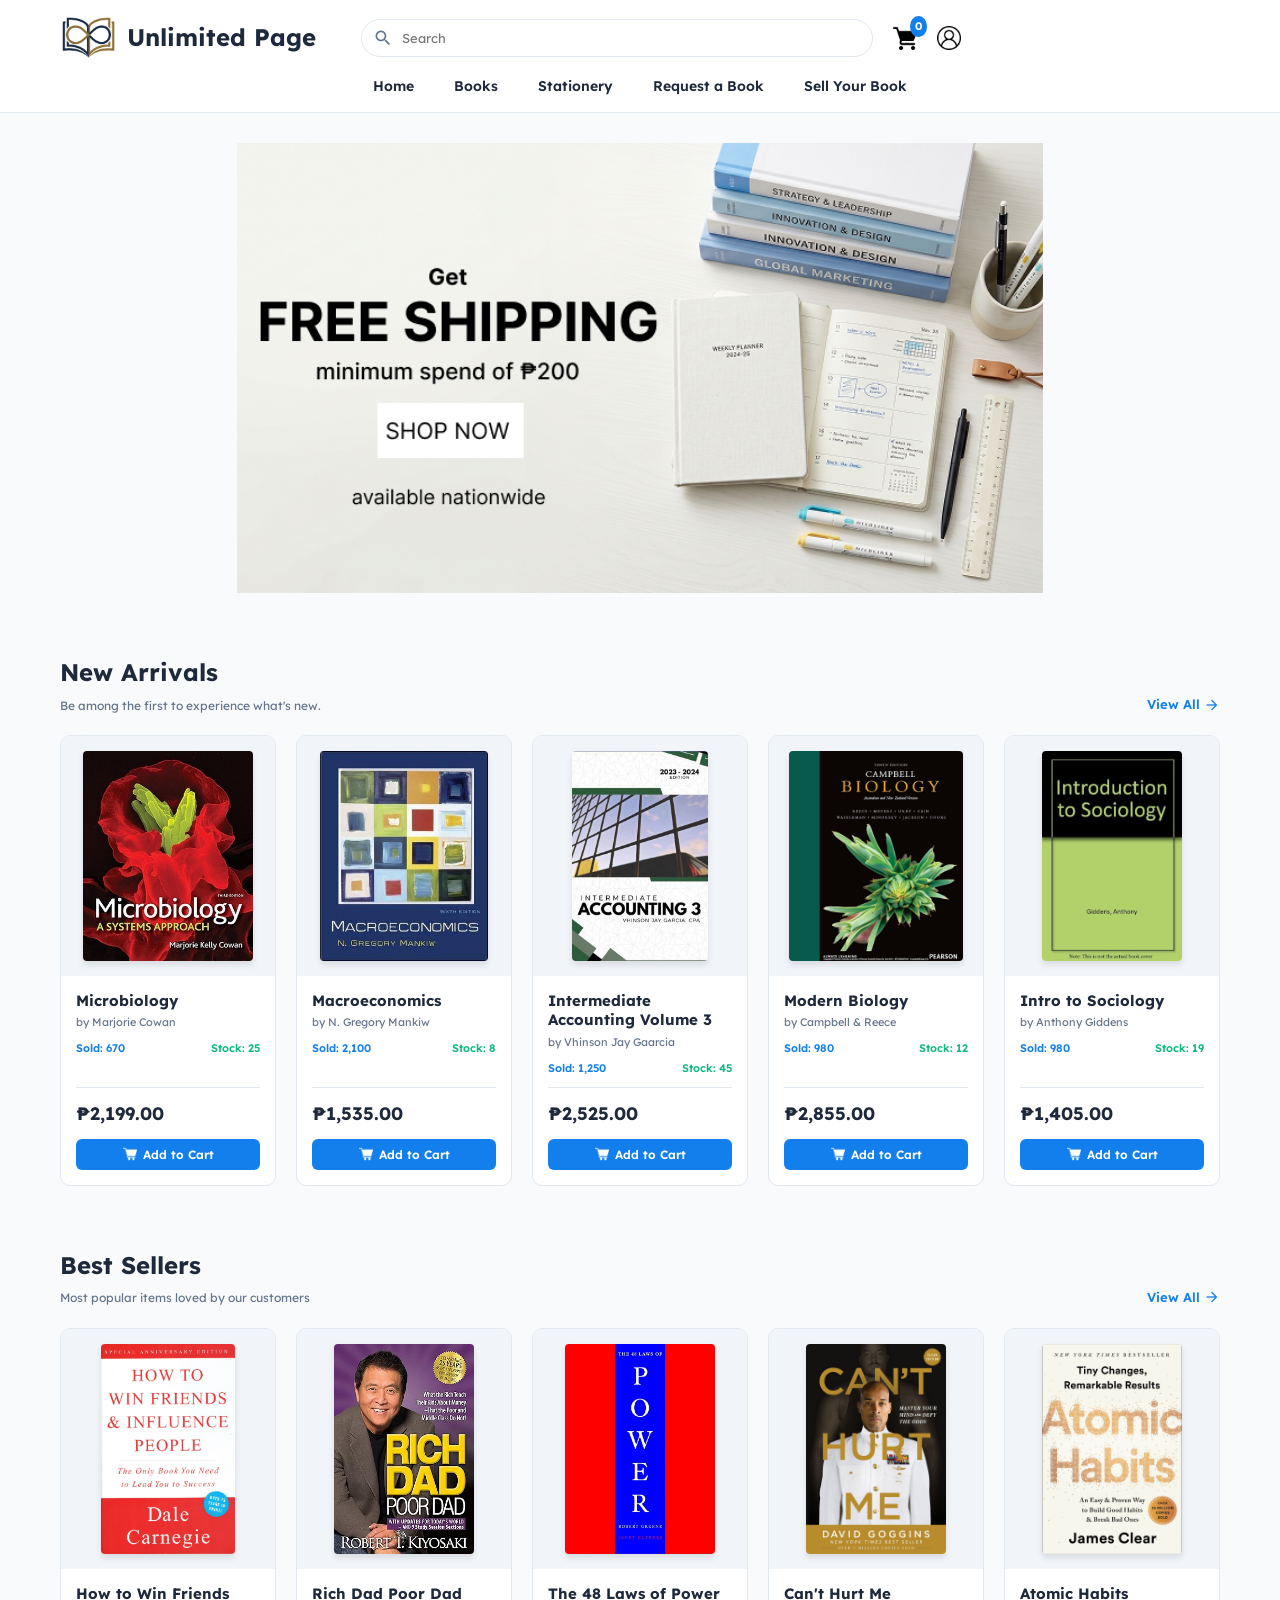
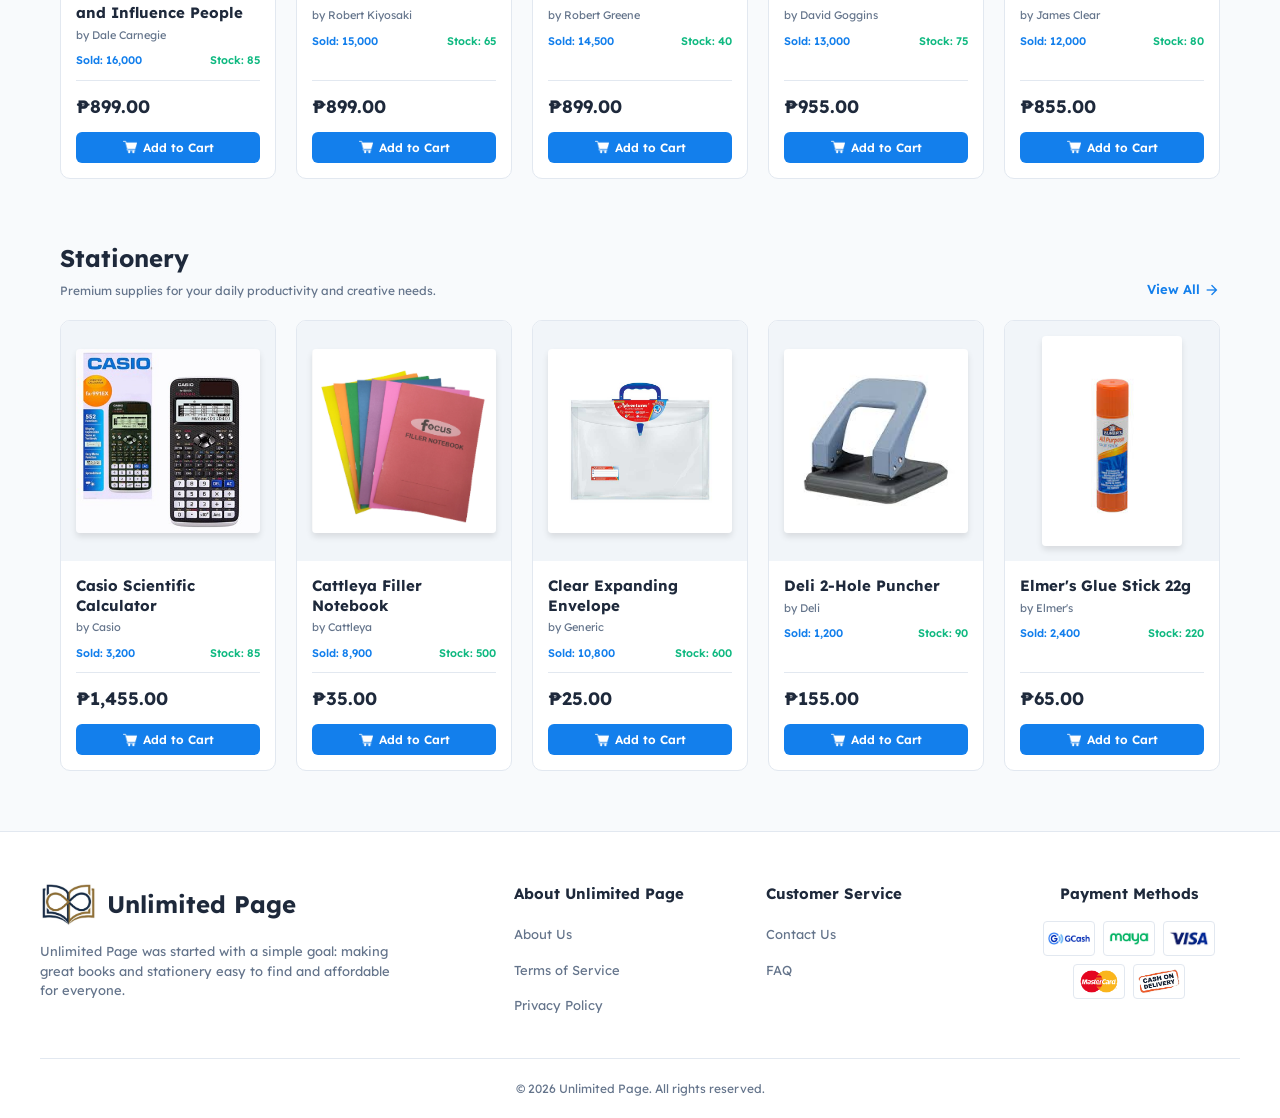
<file: index.html>
<!doctype html>
<html lang="en">

<head>
    <meta charset="UTF-8" />
    <meta name="viewport" content="width=device-width, initial-scale=1.0" />
    <title>Unlimited Page - Home</title>
    <link href="https://fonts.googleapis.com/icon?family=Material+Icons+Outlined" rel="stylesheet" />
    <link rel="stylesheet" href="css/global-variables.css" />
    <link rel="stylesheet" href="css/layout-structure.css" />
    <link rel="stylesheet" href="css/user-interface-components.css" />
    <link rel="stylesheet" href="css/page-catalog.css" />
</head>

<body>
    <header class="main-navigation-header">
        <div class="navigation-top-row">
            <div class="header-logo-section">
                <a href="index.html" class="brand-logo-container">
                    <img src="images/website-logo.jpg" alt="Unlimited Page Logo" class="brand-logo-image" />
                    Unlimited Page
                </a>
            </div>

            <div class="search-and-icons-group">
                <div class="search-input-wrapper">
                    <span class="material-icons-outlined search-input-icon">search</span>
                    <input type="text" class="search-input-field" placeholder="Search" />
                </div>
                <a href="cart.html" class="shopping-cart-button">
                    <img src="images/header-cart-icon.png" alt="Cart"
                        style="width: 24px; height: 24px; object-fit: contain;" />
                    <span class="cart-item-count-badge" id="global-cart-badge">0</span>
                </a>
                <a href="login.html" class="account-button">
                    <img src="images/account-icon.png" alt="Account"
                        style="width: 24px; height: 24px; object-fit: contain;" />
                </a>
            </div>
        </div>

        <nav class="navigation-bottom-row">
            <a href="index.html">Home</a>
            <a href="catalog.html?category=Books">Books</a>
            <a href="catalog.html?category=Stationery">Stationery</a>
            <a href="request-book.html">Request a Book</a>
            <a href="sell-book.html">Sell Your Book</a>
        </nav>
    </header>

    <main>
        <section class="hero-banner-section">
            <img src="images/hero-banner.png" class="hero-static-image" alt="Hero Banner">
        </section>

        <section class="section-container">
            <div class="section-title-wrapper">
                <div>
                    <h2 class="section-title">New Arrivals</h2>
                    <p class="section-subtitle">Be among the first to experience what's new.</p>
                </div>
                <a href="catalog.html?category=Books&sort=Newest" class="view-all-link">View All <span
                        class="material-icons-outlined" style="font-size: 16px">arrow_forward</span></a>
            </div>
            <div class="product-grid-layout" id="new-arrivals-grid"></div>
        </section>

        <section class="section-container">
            <div class="section-title-wrapper">
                <div>
                    <h2 class="section-title">Best Sellers</h2>
                    <p class="section-subtitle">Most popular items loved by our customers</p>
                </div>
                <a href="catalog.html?category=Books&sort=Most Popular" class="view-all-link">View All <span
                        class="material-icons-outlined" style="font-size: 16px">arrow_forward</span></a>
            </div>
            <div class="product-grid-layout" id="best-sellers-grid"></div>
        </section>

        <section class="section-container">
            <div class="section-title-wrapper">
                <div>
                    <h2 class="section-title">Stationery</h2>
                    <p class="section-subtitle">Premium supplies for your daily productivity and creative needs.</p>
                </div>
                <a href="catalog.html?category=Stationery" class="view-all-link">View All <span
                        class="material-icons-outlined" style="font-size: 16px">arrow_forward</span></a>
            </div>
            <div class="product-grid-layout" id="stationery-grid"></div>
        </section>
    </main>

    <footer class="main-footer-container">
        <div class="footer-columns-wrapper">
            <div>
                <a href="index.html" class="brand-logo-container" style="margin-bottom: 10px">
                    <img src="images/website-logo.jpg" alt="Unlimited Page Logo" class="brand-logo-image" />
                    Unlimited Page
                </a>
                <p class="footer-brand-description">
                    Unlimited Page was started with a simple goal: making great books and stationery easy to find
                    and affordable for everyone.
                </p>
            </div>
            <div>
                <h4 class="footer-column-title">About Unlimited Page</h4>
                <ul class="footer-link-list">
                    <li><a href="about.html">About Us</a></li>
                    <li><a href="terms-of-service.html">Terms of Service</a></li>
                    <li><a href="privacy-policy.html">Privacy Policy</a></li>
                </ul>
            </div>
            <div>
                <h4 class="footer-column-title">Customer Service</h4>
                <ul class="footer-link-list">
                    <li><a href="contact.html">Contact Us</a></li>
                    <li><a href="faq.html">FAQ</a></li>
                </ul>
            </div>
            <div>
                <h4 class="footer-column-title" style="text-align: center;">Payment Methods</h4>
                <div class="payment-methods-grid">
                    <img src="images/payment-method/gcash-logo.jpg" alt="GCash" class="payment-logo-image" />
                    <img src="images/payment-method/maya-logo.jpg" alt="Maya" class="payment-logo-image" />
                    <img src="images/payment-method/visa-logo.jpg" alt="Visa" class="payment-logo-image" />
                    <img src="images/payment-method/mastercard-logo.jpg" alt="Mastercard" class="payment-logo-image" />
                    <img src="images/payment-method/cash-on-delivery-logo.jpg" alt="Cash on Delivery"
                        class="payment-logo-image" />
                </div>
            </div>
        </div>
        <div class="footer-copyright">
            <p>© 2026 Unlimited Page. All rights reserved.</p>
        </div>
    </footer>

    <script src="js/product-data.js"></script>
    <script src="js/user-interface-utilities.js"></script>
    <script src="js/shopping-cart-manager.js"></script>
    <script src="js/catalog-renderer.js"></script>
    <script src="js/main-initialization.js"></script>
</body>

</html>
</file>
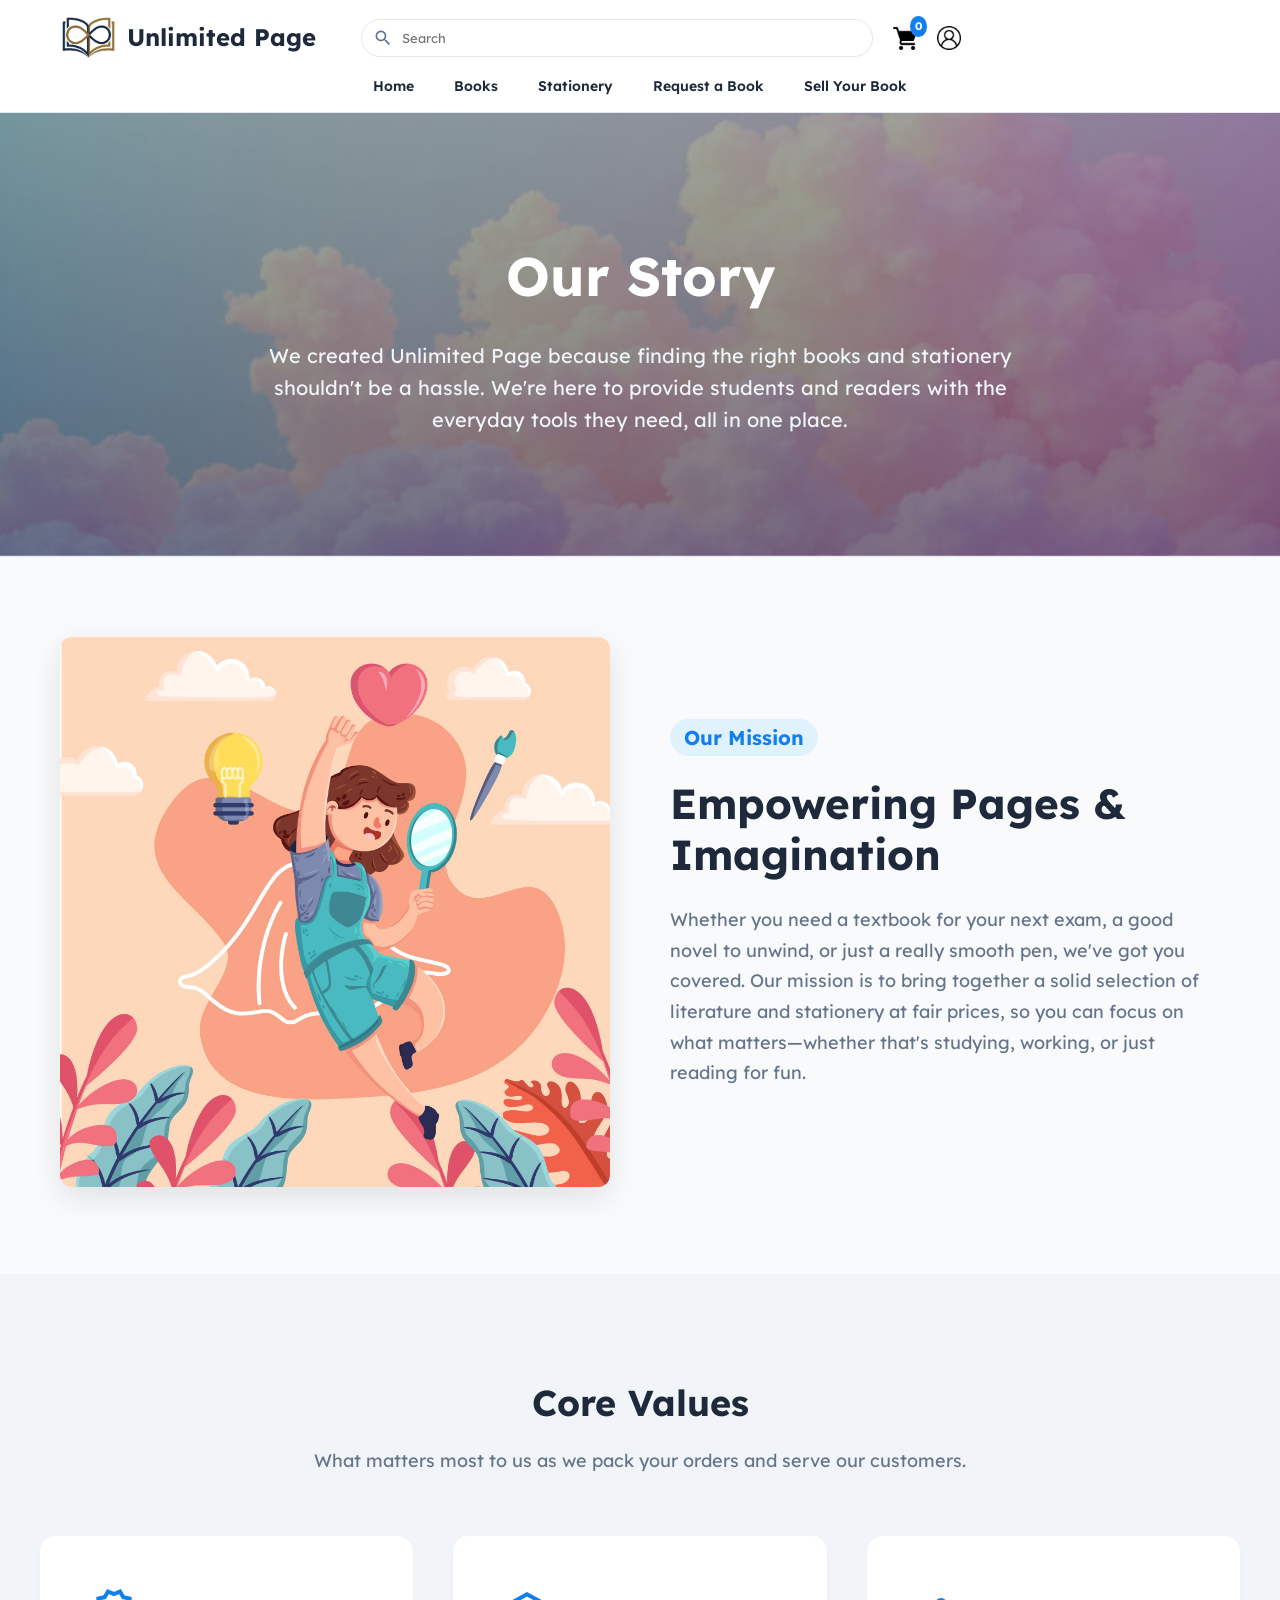
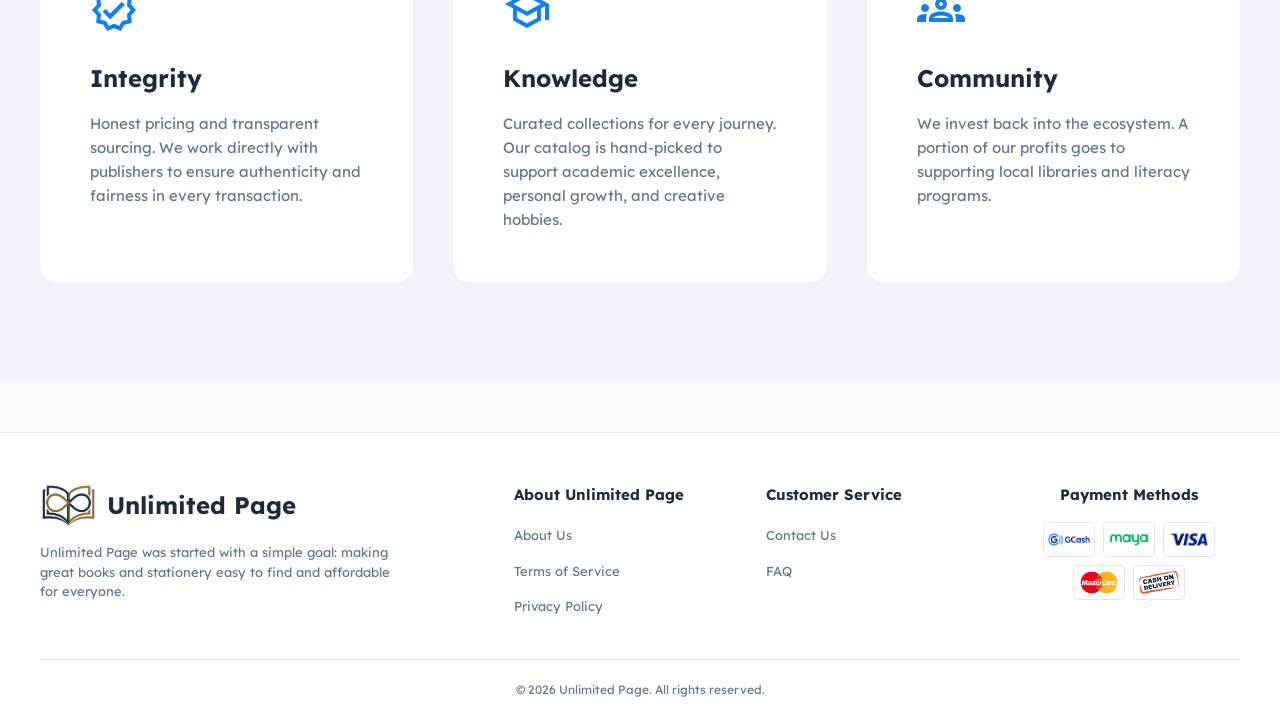
<file: about.html>
<!doctype html>
<html lang="en">

<head>
    <meta charset="UTF-8" />
    <meta name="viewport" content="width=device-width, initial-scale=1.0" />
    <title>Unlimited Page - About Us</title>
    <link href="https://fonts.googleapis.com/icon?family=Material+Icons+Outlined" rel="stylesheet" />
    <link rel="stylesheet" href="css/global-variables.css" />
    <link rel="stylesheet" href="css/layout-structure.css" />
    <link rel="stylesheet" href="css/user-interface-components.css" />
    <link rel="stylesheet" href="css/page-about.css" />
</head>

<body>
    <header class="main-navigation-header">
        <div class="navigation-top-row">
            <div class="header-logo-section">
                <a href="index.html" class="brand-logo-container">
                    <img src="images/website-logo.jpg" alt="Unlimited Page Logo" class="brand-logo-image" />
                    Unlimited Page
                </a>
            </div>

            <div class="search-and-icons-group">
                <div class="search-input-wrapper">
                    <span class="material-icons-outlined search-input-icon">search</span>
                    <input type="text" class="search-input-field" placeholder="Search" />
                </div>
                <a href="cart.html" class="shopping-cart-button">
                    <img src="images/header-cart-icon.png" alt="Cart"
                        style="width: 24px; height: 24px; object-fit: contain;" />
                    <span class="cart-item-count-badge" id="global-cart-badge">0</span>
                </a>
                <a href="login.html" class="account-button">
                    <img src="images/account-icon.png" alt="Account"
                        style="width: 24px; height: 24px; object-fit: contain;" />
                </a>
            </div>
        </div>

        <nav class="navigation-bottom-row">
            <a href="index.html">Home</a>
            <a href="catalog.html?category=Books">Books</a>
            <a href="catalog.html?category=Stationery">Stationery</a>
            <a href="request-book.html">Request a Book</a>
            <a href="sell-book.html">Sell Your Book</a>
        </nav>
    </header>

    <main>
        <section class="about-hero-section">
            <div style="max-width: 1200px; margin: 0 auto">
                <h1 class="about-hero-title">Our Story</h1>
                <p class="about-hero-subtitle">
                    We created Unlimited Page because finding the right books and stationery shouldn't be a hassle.
                    We're here to provide students and readers with the everyday tools they need, all in one place.
                </p>
            </div>
        </section>

        <section class="about-mission-section">
            <div class="about-mission-image">
                <img src="images/our-mission.jpg" alt="Our Mission" onerror="
                            this.src =
                                'https://placehold.co/600x400?text=Image+Missing'
                        " />
            </div>
            <div class="about-mission-content">
                <span class="mission-badge">Our Mission</span>
                <h2 class="mission-title">
                    Empowering Pages & Imagination
                </h2>
                <p class="mission-text">
                    Whether you need a textbook for your next exam, a good novel to unwind, or just a really smooth pen,
                    we've got you covered. Our mission is to bring together a solid selection of literature and
                    stationery at fair prices, so you can focus on what matters—whether that's studying, working, or
                    just reading for fun.
                </p>
            </div>
        </section>

        <section class="about-values-section">
            <h2 class="values-title">Core Values</h2>
            <p class="values-subtitle">
                What matters most to us as we pack your orders and serve our customers.
            </p>

            <div class="values-grid">
                <article class="value-card">
                    <span class="material-icons-outlined value-icon">verified</span>
                    <h3 class="value-card-title">Integrity</h3>
                    <p class="value-card-text">
                        Honest pricing and transparent sourcing. We work
                        directly with publishers to ensure authenticity and
                        fairness in every transaction.
                    </p>
                </article>
                <article class="value-card">
                    <span class="material-icons-outlined value-icon">school</span>
                    <h3 class="value-card-title">Knowledge</h3>
                    <p class="value-card-text">
                        Curated collections for every journey. Our catalog
                        is hand-picked to support academic excellence,
                        personal growth, and creative hobbies.
                    </p>
                </article>
                <article class="value-card">
                    <span class="material-icons-outlined value-icon">groups</span>
                    <h3 class="value-card-title">Community</h3>
                    <p class="value-card-text">
                        We invest back into the ecosystem. A portion of our
                        profits goes to supporting local libraries and
                        literacy programs.
                    </p>
                </article>
            </div>
        </section>
    </main>

    <footer class="main-footer-container">
        <div class="footer-columns-wrapper">
            <div>
                <a href="index.html" class="brand-logo-container" style="margin-bottom: 10px">
                    <img src="images/website-logo.jpg" alt="Unlimited Page Logo" class="brand-logo-image" />
                    Unlimited Page
                </a>
                <p class="footer-brand-description">
                    Unlimited Page was started with a simple goal: making great books and stationery easy to find
                    and affordable for everyone.
                </p>
            </div>
            <div>
                <h4 class="footer-column-title">About Unlimited Page</h4>
                <ul class="footer-link-list">
                    <li><a href="about.html">About Us</a></li>
                    <li><a href="terms-of-service.html">Terms of Service</a></li>
                    <li><a href="privacy-policy.html">Privacy Policy</a></li>
                </ul>
            </div>
            <div>
                <h4 class="footer-column-title">Customer Service</h4>
                <ul class="footer-link-list">
                    <li><a href="contact.html">Contact Us</a></li>
                    <li><a href="faq.html">FAQ</a></li>
                </ul>
            </div>
            <div>
                <h4 class="footer-column-title" style="text-align: center;">Payment Methods</h4>
                <div class="payment-methods-grid">
                    <img src="images/payment-method/gcash-logo.jpg" alt="GCash" class="payment-logo-image" />
                    <img src="images/payment-method/maya-logo.jpg" alt="Maya" class="payment-logo-image" />
                    <img src="images/payment-method/visa-logo.jpg" alt="Visa" class="payment-logo-image" />
                    <img src="images/payment-method/mastercard-logo.jpg" alt="Mastercard" class="payment-logo-image" />
                    <img src="images/payment-method/cash-on-delivery-logo.jpg" alt="Cash on Delivery"
                        class="payment-logo-image" />
                </div>
            </div>
        </div>
        <div class="footer-copyright">
            <p>© 2026 Unlimited Page. All rights reserved.</p>
        </div>
    </footer>

    <script src="js/product-data.js"></script>
    <script src="js/user-interface-utilities.js"></script>
    <script src="js/shopping-cart-manager.js"></script>
    <script src="js/catalog-renderer.js"></script>
    <script src="js/main-initialization.js"></script>
</body>

</html>
</file>
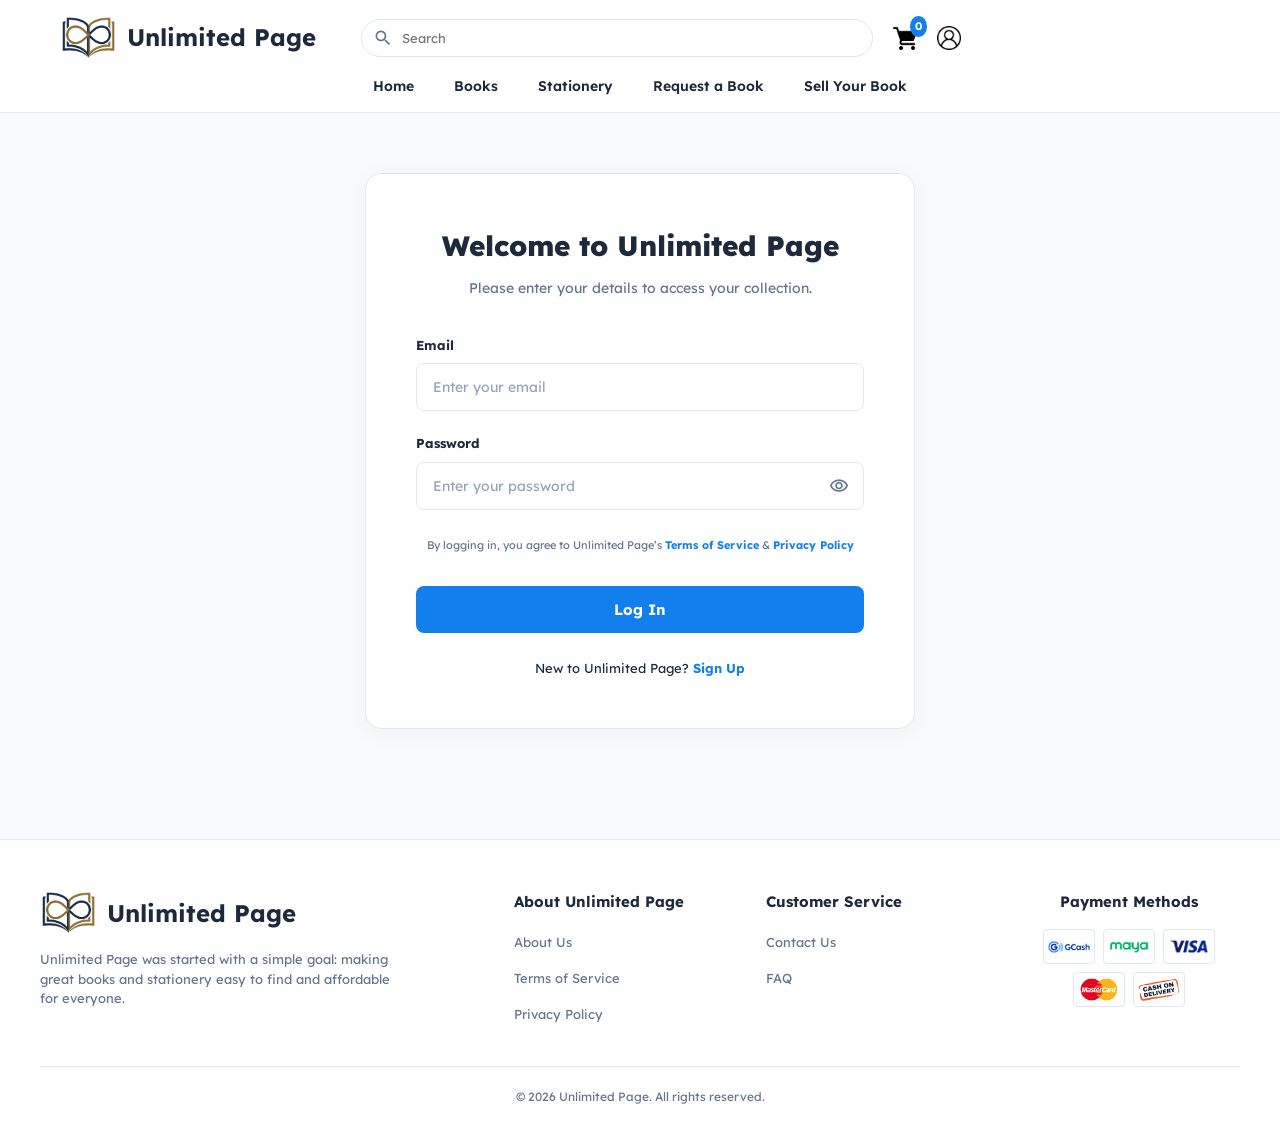
<file: account.html>
<!doctype html>
<html lang="en">

<head>
    <meta charset="UTF-8" />
    <meta name="viewport" content="width=device-width, initial-scale=1.0" />
    <title>Unlimited Page - Account Details</title>
    <link href="https://fonts.googleapis.com/icon?family=Material+Icons+Outlined" rel="stylesheet" />
    <link rel="stylesheet" href="css/global-variables.css" />
    <link rel="stylesheet" href="css/layout-structure.css" />
    <link rel="stylesheet" href="css/user-interface-components.css" />
    <link rel="stylesheet" href="css/page-account.css" />
</head>

<body>
    <header class="main-navigation-header">
        <div class="navigation-top-row">
            <div class="header-logo-section">
                <a href="index.html" class="brand-logo-container">
                    <img src="images/website-logo.jpg" alt="Unlimited Page Logo" class="brand-logo-image" />
                    Unlimited Page
                </a>
            </div>

            <div class="search-and-icons-group">
                <div class="search-input-wrapper">
                    <span class="material-icons-outlined search-input-icon">search</span>
                    <input type="text" class="search-input-field" placeholder="Search" />
                </div>
                <a href="cart.html" class="shopping-cart-button">
                    <img src="images/header-cart-icon.png" alt="Cart"
                        style="width: 24px; height: 24px; object-fit: contain;" />
                    <span class="cart-item-count-badge" id="global-cart-badge">0</span>
                </a>
                <a href="login.html" class="account-button">
                    <img src="images/account-icon.png" alt="Account"
                        style="width: 24px; height: 24px; object-fit: contain;" />
                </a>
            </div>
        </div>

        <nav class="navigation-bottom-row">
            <a href="index.html">Home</a>
            <a href="catalog.html?category=Books">Books</a>
            <a href="catalog.html?category=Stationery">Stationery</a>
            <a href="request-book.html">Request a Book</a>
            <a href="sell-book.html">Sell Your Book</a>
        </nav>
    </header>

    <main class="account-page-container">
        <div class="account-layout">

            <aside class="account-sidebar">
                <h2 class="sidebar-title">User Settings</h2>
                <nav class="sidebar-navigation">
                    <a href="account.html" class="sidebar-menu-item active">
                        <img src="images/account-icon.png" alt="Account Details" class="sidebar-icon">
                        <span>Account Details</span>
                    </a>

                    <a href="addresses.html" class="sidebar-menu-item">
                        <img src="images/address-icon.png" alt="Addresses" class="sidebar-icon">
                        <span>Addresses</span>
                    </a>
                    <a href="payment-methods.html" class="sidebar-menu-item">
                        <img src="images/payment-methods-icon.png" alt="Payment Methods" class="sidebar-icon">
                        <span>Payment Methods</span>
                    </a>

                    <a href="#" class="sidebar-menu-item logout-link" id="logout-button">
                        <img src="images/logout-icon.png" alt="Logout" class="sidebar-icon">
                        <span>Logout</span>
                    </a>
                </nav>
            </aside>

            <section class="account-content-area">
                <div class="account-header">
                    <h1 class="account-title">Account Details</h1>
                    <p class="account-subtitle">Manage your personal information.</p>
                </div>

                <form id="account-form" class="account-form-layout">

                    <div class="form-row-top">
                        <div class="top-inputs-column">
                            <div class="form-input-group">
                                <label class="account-form-label">Name</label>
                                <input type="text" id="account-name" class="form-input" placeholder="Enter your name"
                                    maxlength="16" />
                                <span id="name-error-text"
                                    style="color: var(--danger-red-color); font-size: 11px; display: none; margin-top: 4px;">
                                    Name must be 16 characters or less.</span>
                            </div>
                            <div class="form-input-group">
                                <label class="account-form-label">Password</label>
                                <div class="password-input-wrapper">
                                    <input type="password" id="account-password" class="form-input"
                                        placeholder="**********" />
                                    <span class="material-icons-outlined password-toggle-icon"
                                        id="account-password-toggle-icon">visibility</span>
                                </div>
                            </div>
                        </div>

                        <div class="top-photo-column">
                            <section class="profile-photo-section">
                                <div class="profile-avatar-placeholder">
                                    <img id="profile-image-preview" src="images/user-profile.png" alt="Profile Photo"
                                        style="width: 100%; height: 100%; object-fit: cover;">
                                </div>
                                <div class="profile-photo-details">
                                    <h3>Profile Photo</h3>
                                    <p style="margin-bottom: 10px;">File size: 1MB<br>Supported formats: JPG, PNG.</p>
                                    <input type="file" id="profile-image-upload" accept="image/png, image/jpeg"
                                        style="display: none;">
                                    <button type="button" class="upload-image-button"
                                        onclick="document.getElementById('profile-image-upload').click()">Upload
                                        Image</button>
                                    <div id="profile-image-error"
                                        style="color: var(--danger-red-color); font-size: 11px; display: none; margin-top: 8px;">
                                    </div>
                                </div>
                            </section>
                        </div>
                    </div>

                    <div class="form-row-middle">
                        <div class="form-input-group">
                            <label class="account-form-label">Email</label>
                            <input type="email" id="account-email" class="form-input" placeholder="Enter your email"
                                oninput="this.value = this.value.toLowerCase()" />
                            <span id="account-email-error"
                                style="color: var(--danger-red-color); font-size: 11px; display: none; margin-top: 4px;">That
                                email is already in use by another account.</span>
                        </div>
                        <div class="form-input-group">
                            <label class="account-form-label">Phone Number</label>
                            <input type="tel" id="account-phone-number" class="form-input"
                                placeholder="Enter your phone number"
                                oninput="this.value = this.value.replace(/[^0-9+]/g, '')" />
                        </div>
                    </div>

                    <div class="form-row-bottom">
                        <div class="bottom-left-inputs">
                            <div class="form-input-group date-of-birth-group">
                                <label class="account-form-label">Date of Birth</label>
                                <input type="text" id="account-date-of-birth" class="form-input"
                                    placeholder="MM/DD/YYYY" maxlength="10" />
                            </div>
                            <div class="form-input-group gender-group">
                                <label class="account-form-label">Gender</label>
                                <div class="gender-selection-group" style="margin-top: 10px;">
                                    <label class="gender-radio-label">
                                        <input type="radio" name="gender" value="male" id="account-gender-male"
                                            class="gender-radio-input" /> Male
                                    </label>
                                    <label class="gender-radio-label">
                                        <input type="radio" name="gender" value="female" id="account-gender-female"
                                            class="gender-radio-input" /> Female
                                    </label>
                                </div>
                            </div>
                        </div>

                        <div class="bottom-right-action">
                            <button type="submit" class="save-profile-button" id="save-profile-button">Save
                                Changes</button>
                        </div>
                    </div>

                </form>
            </section>
        </div>
    </main>

    <footer class="main-footer-container">
        <div class="footer-columns-wrapper">
            <div>
                <a href="index.html" class="brand-logo-container" style="margin-bottom: 10px">
                    <img src="images/website-logo.jpg" alt="Unlimited Page Logo" class="brand-logo-image" />
                    Unlimited Page
                </a>
                <p class="footer-brand-description">
                    Unlimited Page was started with a simple goal: making great books and stationery easy to find
                    and affordable for everyone.
                </p>
            </div>
            <div>
                <h4 class="footer-column-title">About Unlimited Page</h4>
                <ul class="footer-link-list">
                    <li><a href="about.html">About Us</a></li>
                    <li><a href="terms-of-service.html">Terms of Service</a></li>
                    <li><a href="privacy-policy.html">Privacy Policy</a></li>
                </ul>
            </div>
            <div>
                <h4 class="footer-column-title">Customer Service</h4>
                <ul class="footer-link-list">
                    <li><a href="contact.html">Contact Us</a></li>
                    <li><a href="faq.html">FAQ</a></li>
                </ul>
            </div>
            <div>
                <h4 class="footer-column-title" style="text-align: center;">Payment Methods</h4>
                <div class="payment-methods-grid">
                    <img src="images/payment-method/gcash-logo.jpg" alt="GCash" class="payment-logo-image" />
                    <img src="images/payment-method/maya-logo.jpg" alt="Maya" class="payment-logo-image" />
                    <img src="images/payment-method/visa-logo.jpg" alt="Visa" class="payment-logo-image" />
                    <img src="images/payment-method/mastercard-logo.jpg" alt="Mastercard" class="payment-logo-image" />
                    <img src="images/payment-method/cash-on-delivery-logo.jpg" alt="Cash on Delivery"
                        class="payment-logo-image" />
                </div>
            </div>
        </div>
        <div class="footer-copyright">
            <p>© 2026 Unlimited Page. All rights reserved.</p>
        </div>
    </footer>

    <script src="js/product-data.js"></script>
    <script src="js/user-interface-utilities.js"></script>
    <script src="js/shopping-cart-manager.js"></script>
    <script src="js/auth-handler.js"></script>
    <script src="js/main-initialization.js"></script>
</body>

</html>
</file>
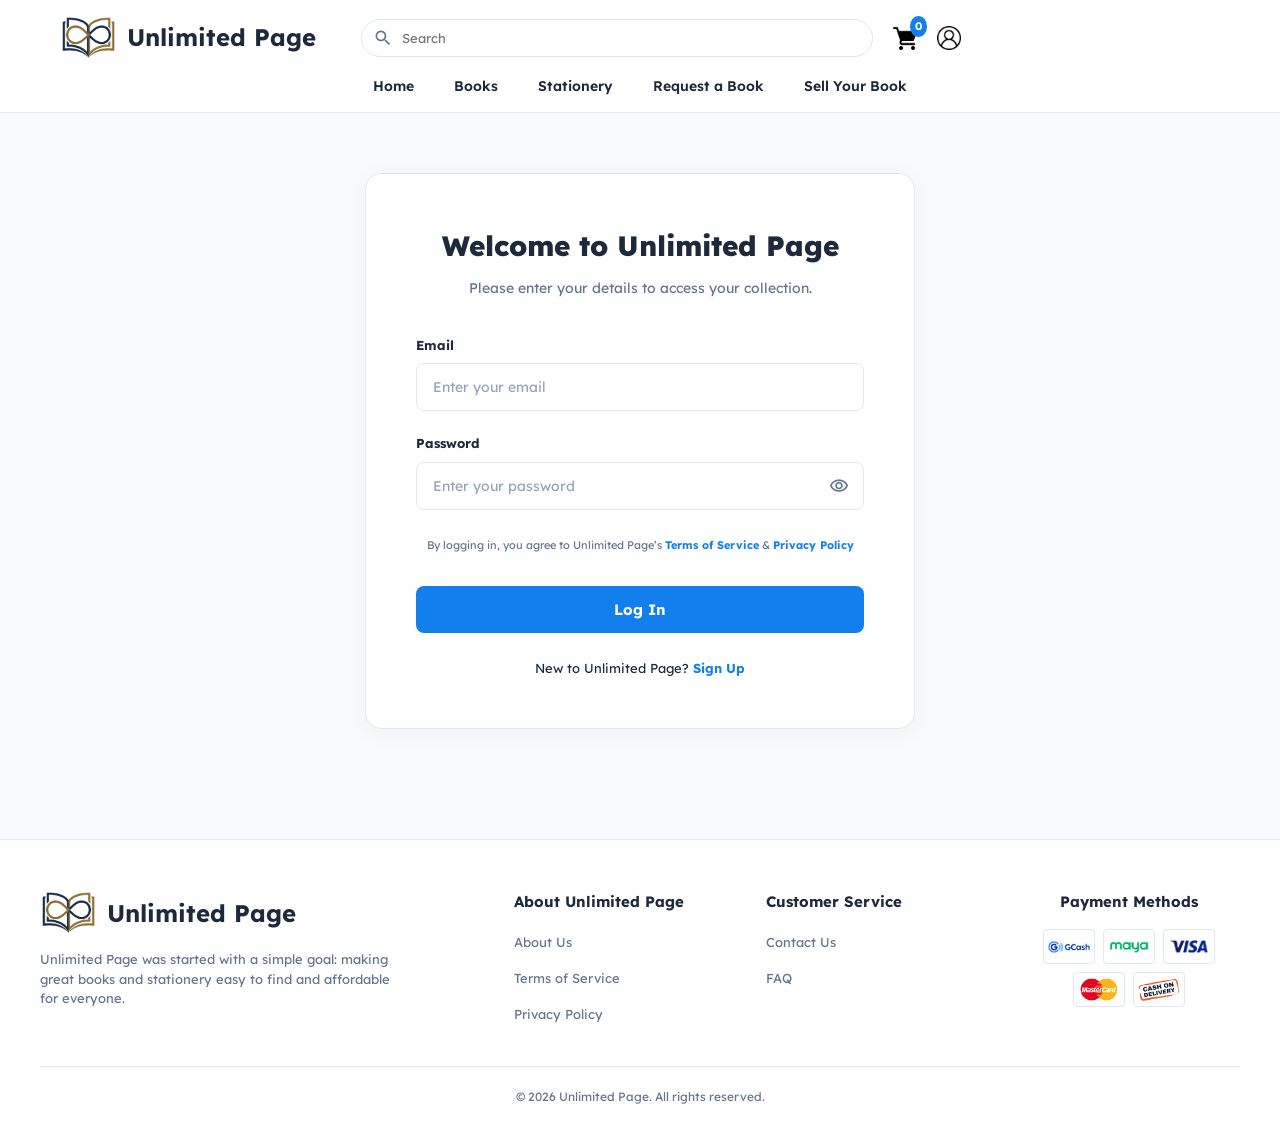
<file: addresses.html>
<!doctype html>
<html lang="en">

<head>
    <meta charset="UTF-8" />
    <meta name="viewport" content="width=device-width, initial-scale=1.0" />
    <title>Unlimited Page - Addresses</title>
    <link href="https://fonts.googleapis.com/icon?family=Material+Icons+Outlined" rel="stylesheet" />
    <link rel="stylesheet" href="css/global-variables.css" />
    <link rel="stylesheet" href="css/layout-structure.css" />
    <link rel="stylesheet" href="css/user-interface-components.css" />
    <link rel="stylesheet" href="css/page-account.css" />
    <link rel="stylesheet" href="css/page-addresses.css" />
</head>

<body>
    <header class="main-navigation-header">
        <div class="navigation-top-row">
            <div class="header-logo-section">
                <a href="index.html" class="brand-logo-container">
                    <img src="images/website-logo.jpg" alt="Unlimited Page Logo" class="brand-logo-image" />
                    Unlimited Page
                </a>
            </div>
            <div class="search-and-icons-group">
                <div class="search-input-wrapper">
                    <span class="material-icons-outlined search-input-icon">search</span>
                    <input type="text" class="search-input-field" placeholder="Search" />
                </div>
                <a href="cart.html" class="shopping-cart-button">
                    <img src="images/header-cart-icon.png" alt="Cart"
                        style="width: 24px; height: 24px; object-fit: contain;" />
                    <span class="cart-item-count-badge" id="global-cart-badge">0</span>
                </a>
                <a href="account.html" class="account-button">
                    <img src="images/account-icon.png" alt="Account"
                        style="width: 24px; height: 24px; object-fit: contain;" />
                </a>
            </div>
        </div>
        <nav class="navigation-bottom-row">
            <a href="index.html">Home</a>
            <a href="catalog.html?category=Books">Books</a>
            <a href="catalog.html?category=Stationery">Stationery</a>
            <a href="request-book.html">Request a Book</a>
            <a href="sell-book.html">Sell Your Book</a>
        </nav>
    </header>

    <main class="account-page-container">
        <div class="account-layout">
            <aside class="account-sidebar">
                <h2 class="sidebar-title">User Settings</h2>
                <nav class="sidebar-navigation">
                    <a href="account.html" class="sidebar-menu-item">
                        <img src="images/account-icon.png" alt="Account Details" class="sidebar-icon">
                        <span>Account Details</span>
                    </a>
                    <a href="addresses.html" class="sidebar-menu-item active">
                        <img src="images/address-icon.png" alt="Addresses" class="sidebar-icon">
                        <span>Addresses</span>
                    </a>
                    <a href="payment-methods.html" class="sidebar-menu-item">
                        <img src="images/payment-methods-icon.png" alt="Payment Methods" class="sidebar-icon">
                        <span>Payment Methods</span>
                    </a>
                    <a href="#" class="sidebar-menu-item logout-link" id="logout-button">
                        <img src="images/logout-icon.png" alt="Logout" class="sidebar-icon">
                        <span>Logout</span>
                    </a>
                </nav>
            </aside>

            <section class="account-content-area">
                <div class="addresses-header-row">
                    <div class="account-header">
                        <h1 class="account-title">Addresses</h1>
                        <p class="account-subtitle">Manage your billing address</p>
                    </div>
                    <button class="add-address-button" onclick="openAddressModal()">
                        + Add New Address
                    </button>
                </div>

                <div class="addresses-grid" id="addresses-container">
                </div>
            </section>
        </div>
    </main>

    <footer class="main-footer-container">
        <div class="footer-columns-wrapper">
            <div>
                <a href="index.html" class="brand-logo-container" style="margin-bottom: 10px">
                    <img src="images/website-logo.jpg" alt="Unlimited Page Logo" class="brand-logo-image" />
                    Unlimited Page
                </a>
                <p class="footer-brand-description">
                    Unlimited Page was started with a simple goal: making great books and stationery easy to find
                    and affordable for everyone.
                </p>
            </div>
            <div>
                <h4 class="footer-column-title">About Unlimited Page</h4>
                <ul class="footer-link-list">
                    <li><a href="about.html">About Us</a></li>
                    <li><a href="terms-of-service.html">Terms of Service</a></li>
                    <li><a href="privacy-policy.html">Privacy Policy</a></li>
                </ul>
            </div>
            <div>
                <h4 class="footer-column-title">Customer Service</h4>
                <ul class="footer-link-list">
                    <li><a href="contact.html">Contact Us</a></li>
                    <li><a href="faq.html">FAQ</a></li>
                </ul>
            </div>
            <div>
                <h4 class="footer-column-title" style="text-align: center;">Payment Methods</h4>
                <div class="payment-methods-grid">
                    <img src="images/payment-method/gcash-logo.jpg" alt="GCash" class="payment-logo-image" />
                    <img src="images/payment-method/maya-logo.jpg" alt="Maya" class="payment-logo-image" />
                    <img src="images/payment-method/visa-logo.jpg" alt="Visa" class="payment-logo-image" />
                    <img src="images/payment-method/mastercard-logo.jpg" alt="Mastercard" class="payment-logo-image" />
                    <img src="images/payment-method/cash-on-delivery-logo.jpg" alt="Cash on Delivery"
                        class="payment-logo-image" />
                </div>
            </div>
        </div>
        <div class="footer-copyright">
            <p>© 2026 Unlimited Page. All rights reserved.</p>
        </div>
    </footer>

    <div id="address-modal-overlay" class="custom-modal-overlay" style="display: none;">
        <div class="custom-modal-box address-modal-box">
            <div class="modal-header">
                <h2>Add New Address</h2>
                <button class="close-modal-icon" onclick="closeAddressModal()">
                    <span class="material-icons-outlined">close</span>
                </button>
            </div>

            <form id="address-form" class="address-form-layout">
                <div class="form-row-split">
                    <div class="form-input-group">
                        <label class="form-label">Address Label</label>
                        <input type="text" id="addressItem-label" class="form-input"
                            placeholder="Enter your address label" required />
                    </div>
                    <div class="form-input-group">
                        <label class="form-label">Phone Number</label>
                        <input type="text" id="addressItem-phone" class="form-input"
                            placeholder="Enter your phone number" required
                            oninput="this.value = this.value.replace(/[^0-9+]/g, '')" />
                    </div>
                </div>

                <div class="form-input-group">
                    <label class="form-label">Street Address, Building, House No.</label>
                    <textarea id="addressItem-street" class="form-input no-resize-textarea"
                        placeholder="Enter your full street address" required></textarea>
                </div>

                <div class="form-row-split">
                    <div class="form-input-group">
                        <label class="form-label">City</label>
                        <input type="text" id="addressItem-city" class="form-input" placeholder="Enter your city"
                            required />
                    </div>
                    <div class="form-input-group">
                        <label class="form-label">State/Province</label>
                        <input type="text" id="addressItem-state" class="form-input"
                            placeholder="Enter your state/province" required />
                    </div>
                </div>

                <div class="form-input-group half-width-input">
                    <label class="form-label">Zip Code</label>
                    <input type="text" id="addressItem-zip" class="form-input" placeholder="Enter your zip code"
                        required />
                </div>

                <div class="default-checkbox-wrapper">
                    <label class="checkbox-label">
                        <input type="checkbox" id="addressItem-is-default" />
                        Set as default billing/shipping address
                    </label>
                </div>

                <div class="modal-actions">
                    <button type="button" class="cancel-text-button" onclick="closeAddressModal()">Cancel</button>
                    <button type="submit" class="save-primary-button">Save</button>
                </div>
            </form>
        </div>
    </div>

    <script src="js/product-data.js"></script>
    <script src="js/user-interface-utilities.js"></script>
    <script src="js/shopping-cart-manager.js"></script>
    <script src="js/auth-handler.js"></script>
    <script src="js/main-initialization.js"></script>
    <script src="js/address-handler.js"></script>
</body>

</html>
</file>
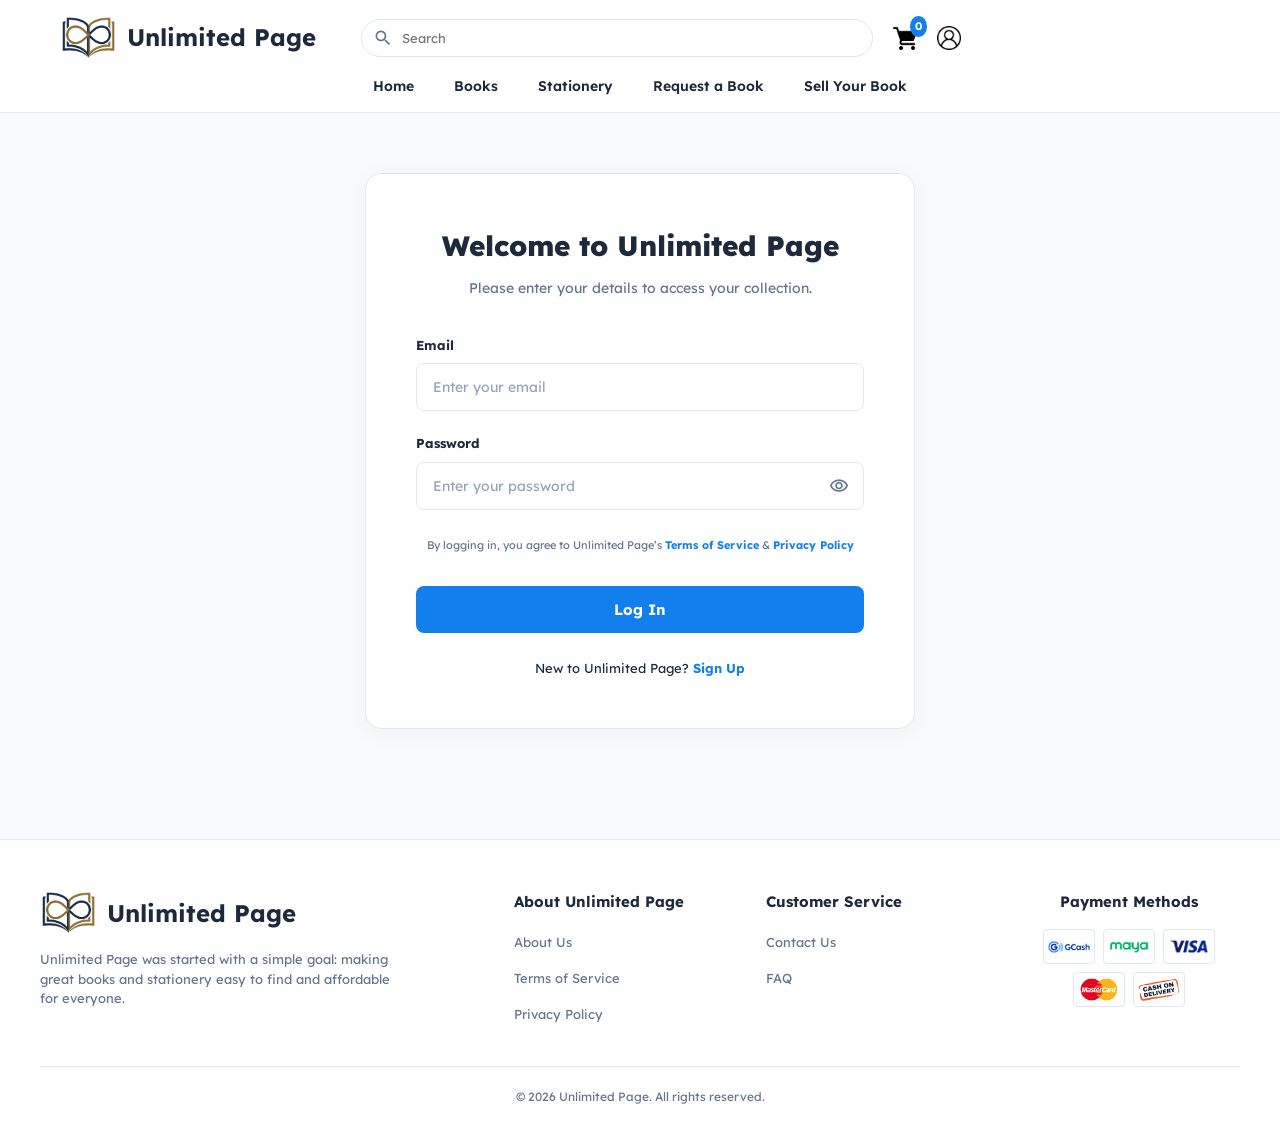
<file: cart.html>
<!doctype html>
<html lang="en">

<head>
    <meta charset="UTF-8" />
    <meta name="viewport" content="width=device-width, initial-scale=1.0" />
    <title>Unlimited Page - Cart</title>
    <link href="https://fonts.googleapis.com/icon?family=Material+Icons+Outlined" rel="stylesheet" />
    <link rel="stylesheet" href="css/global-variables.css" />
    <link rel="stylesheet" href="css/layout-structure.css" />
    <link rel="stylesheet" href="css/user-interface-components.css" />
    <link rel="stylesheet" href="css/page-addresses.css" />
    <link rel="stylesheet" href="css/page-payment-methods.css" />
    <link rel="stylesheet" href="css/page-cart.css" />
</head>

<body class="cart-page-body">
    <header class="main-navigation-header">
        <div class="navigation-top-row">
            <div class="header-logo-section">
                <a href="index.html" class="brand-logo-container">
                    <img src="images/website-logo.jpg" alt="Unlimited Page Logo" class="brand-logo-image" />
                    Unlimited Page
                </a>
            </div>

            <div class="search-and-icons-group">
                <div class="search-input-wrapper">
                    <span class="material-icons-outlined search-input-icon">search</span>
                    <input type="text" class="search-input-field" placeholder="Search" />
                </div>
                <a href="cart.html" class="shopping-cart-button">
                    <img src="images/header-cart-icon.png" alt="Cart"
                        style="width: 24px; height: 24px; object-fit: contain;" />
                    <span class="cart-item-count-badge" id="global-cart-badge">0</span>
                </a>
                <a href="login.html" class="account-button">
                    <img src="images/account-icon.png" alt="Account"
                        style="width: 24px; height: 24px; object-fit: contain;" />
                </a>
            </div>
        </div>

        <nav class="navigation-bottom-row">
            <a href="index.html">Home</a>
            <a href="catalog.html?category=Books">Books</a>
            <a href="catalog.html?category=Stationery">Stationery</a>
            <a href="request-book.html">Request a Book</a>
            <a href="sell-book.html">Sell Your Book</a>
        </nav>
    </header>

    <div style="max-width: 1200px; margin: 40px auto 0; padding: 0 20px">
        <a href="catalog.html" id="cart-back-link"
            style="color: var(--text-muted-color); font-weight: 600; margin-bottom: 20px; display: inline-flex; align-items: center; gap: 5px;">
            <span class="material-icons-outlined" style="font-size: 16px">arrow_back</span>
            Continue Shopping
        </a>
        <h2 class="section-title" id="cart-main-title">Your Cart</h2>
    </div>

    <main class="cart-layout-container">
        <section class="cart-items-section">

            <div id="cart-items-view">
                <div class="cart-table-header">
                    <span>PRODUCT</span>
                    <span style="text-align: center">PRICE</span>
                    <span style="text-align: center">QUANTITY</span>
                    <span style="text-align: right">TOTAL</span>
                </div>
                <div id="cart-items-container"></div>
            </div>

            <div id="checkout-details-view" style="display: none;">
                <div class="checkout-section-block">
                    <div
                        style="display: flex; justify-content: space-between; align-items: center; margin-bottom: 15px;">
                        <h3 style="font-size: 16px; display: flex; align-items: center; gap: 8px;">
                            <img src="images/address-icon.png" alt="Address"
                                style="width: 20px; height: 20px; object-fit: contain;">
                            Delivery Address
                        </h3>
                        <button class="change-address-button" id="change-address-button"
                            onclick="openCheckoutAddressModal()" style="display: none;">Change</button>
                    </div>
                    <div id="checkout-address-container"></div>
                </div>

                <div class="checkout-section-block">
                    <div
                        style="display: flex; justify-content: space-between; align-items: center; margin-bottom: 15px;">
                        <h3 style="font-size: 16px; display: flex; align-items: center; gap: 8px; margin-bottom: 0;">
                            <img src="images/payment-methods-icon.png" alt="Payment"
                                style="width: 20px; height: 20px; object-fit: contain;">
                            Payment Method
                        </h3>
                        <button class="add-address-button" onclick="openPaymentModal()"
                            style="padding: 8px 16px; font-size: 12px; border-radius: 6px;">+ Add Payment
                            Method</button>
                    </div>
                    <div id="checkout-payment-category-container" class="checkout-payment-methods"
                        style="margin-bottom: 0;"></div>
                    <div id="checkout-selected-card-container" style="margin-top: 20px;"></div>
                </div>
            </div>

        </section>

        <div class="cart-summary-wrapper" id="order-summary-box">
            <h3 class="cart-summary-header">Order Summary</h3>
            <aside class="cart-summary-section">
                <div id="summary-items-list"
                    style="margin-bottom: 15px; padding-bottom: 15px; border-bottom: 1px dashed var(--border-light-color); display: none;">
                </div>
                <div class="summary-row">
                    <span>Subtotal</span>
                    <span id="cart-subtotal" style="font-weight: 600">₱0.00</span>
                </div>
                <div class="summary-row">
                    <span>Shipping estimate</span>
                    <span id="cart-shipping" style="font-weight: 600">₱0.00</span>
                </div>

                <div class="summary-row" id="discount-row"
                    style="display: none; color: var(--danger-red-color); font-weight: 600;">
                    <span>Promo Discount</span>
                    <span id="cart-discount-amount">-₱0.00</span>
                </div>

                <div style="margin-top: 25px">
                    <p style="font-size: 11px; color: var(--text-muted-color); margin-bottom: 8px;">
                        Use code <strong>"PAGE299"</strong> for a ₱299 discount on orders of ₱1000 or more. (One-time
                        use only)
                    </p>
                    <div style="display: flex; justify-content: space-between;">
                        <input type="text" id="promo-code-input" placeholder="Promo Code"
                            style="padding: 10px; border: 1px solid var(--border-light-color); border-radius: 6px; width: 65%;" />
                        <button id="promo-apply-button" onclick="applyPromoCode()"
                            style="padding: 10px; background-color: var(--background-light-color); border: 1px solid var(--border-light-color); border-radius: 6px; width: 30%; cursor: pointer; font-weight: 600; font-size: 12px; color: var(--text-dark-color);">Apply</button>
                    </div>
                    <p id="promo-message" style="font-size: 11px; margin-top: 8px; font-weight: 600;"></p>
                </div>

                <div class="summary-total-row">
                    <span>Order Total</span>
                    <span id="cart-total" style="color: var(--primary-blue-color)">₱0.00</span>
                </div>

                <button id="main-checkout-btn" class="checkout-button desktop-checkout-button"
                    onclick="proceedToCheckoutView()">
                    PROCEED TO CHECKOUT
                </button>
            </aside>
        </div>
    </main>

    <div id="checkout-address-modal" class="custom-modal-overlay" style="display: none; z-index: 3000;">
        <div class="custom-modal-box"
            style="padding: 0; max-width: 500px; text-align: left; overflow: hidden; display: flex; flex-direction: column; max-height: 80vh;">
            <div
                style="padding: 15px 20px; border-bottom: 1px solid var(--border-light-color); display: flex; justify-content: space-between; align-items: center;">
                <h2 style="font-size: 18px;">My Address</h2>
                <button class="close-modal-icon" onclick="closeCheckoutAddressModal()"
                    style="background: none; border: none; cursor: pointer; font-size: 20px; color: var(--text-muted-color);">
                    <span class="material-icons-outlined">close</span>
                </button>
            </div>
            <div id="checkout-address-list" style="overflow-y: auto; flex-grow: 1;">
            </div>
            <div style="padding: 15px 20px; border-top: 1px solid var(--border-light-color);">
                <button class="address-modal-add-button" onclick="openAddressModal(); closeCheckoutAddressModal();">
                    <span class="material-icons-outlined">add</span> Add New Address
                </button>
            </div>
        </div>
    </div>

    <div id="address-modal-overlay" class="custom-modal-overlay" style="display: none; z-index: 4000;">
        <div class="custom-modal-box address-modal-box">
            <div class="modal-header">
                <h2>Add New Address</h2>
                <button type="button" class="close-modal-icon" onclick="closeAddressModal()">
                    <span class="material-icons-outlined">close</span>
                </button>
            </div>

            <form id="address-form" class="address-form-layout">
                <div class="form-row-split">
                    <div class="form-input-group">
                        <label class="form-label">Address Label</label>
                        <input type="text" id="addressItem-label" class="form-input"
                            placeholder="Enter your address label" required />
                    </div>
                    <div class="form-input-group">
                        <label class="form-label">Phone Number</label>
                        <input type="text" id="addressItem-phone" class="form-input"
                            placeholder="Enter your phone number" required
                            oninput="this.value = this.value.replace(/[^0-9+]/g, '')" />
                    </div>
                </div>
                <div class="form-input-group">
                    <label class="form-label">Street Address, Building, House No.</label>
                    <textarea id="addressItem-street" class="form-input no-resize-textarea"
                        placeholder="Enter your full street address" required></textarea>
                </div>
                <div class="form-row-split">
                    <div class="form-input-group">
                        <label class="form-label">City</label>
                        <input type="text" id="addressItem-city" class="form-input" placeholder="Enter your city"
                            required />
                    </div>
                    <div class="form-input-group">
                        <label class="form-label">State/Province</label>
                        <input type="text" id="addressItem-state" class="form-input"
                            placeholder="Enter your state/province" required />
                    </div>
                </div>
                <div class="form-input-group half-width-input">
                    <label class="form-label">Zip Code</label>
                    <input type="text" id="addressItem-zip" class="form-input" placeholder="Enter your zip code"
                        required />
                </div>
                <div class="default-checkbox-wrapper">
                    <label class="checkbox-label">
                        <input type="checkbox" id="addressItem-is-default" />
                        Set as default billing/shipping address
                    </label>
                </div>
                <div class="modal-actions">
                    <button type="button" class="cancel-text-button" onclick="closeAddressModal()">Cancel</button>
                    <button type="submit" class="save-primary-button">Save</button>
                </div>
            </form>
        </div>
    </div>

    <div id="payment-modal-overlay" class="custom-modal-overlay" style="display: none; z-index: 4000;">
        <div class="custom-modal-box address-modal-box" style="max-width: 450px;">
            <div class="modal-header">
                <h2>Add Payment Method</h2>
                <button type="button" class="close-modal-icon" onclick="closePaymentModal()">
                    <span class="material-icons-outlined">close</span>
                </button>
            </div>
            <form id="payment-form" class="address-form-layout">
                <label class="form-label"
                    style="letter-spacing: 0.5px; color: var(--text-dark-color); margin-bottom: 8px;">Payment
                    Type</label>
                <div class="paymentMethodItem-type-selector">
                    <div class="paymentMethodItem-type-option selected" data-type="Visa"
                        onclick="selectPaymentType('Visa')">
                        <img src="images/payment-method/visa-logo.jpg" alt="Visa">
                    </div>
                    <div class="paymentMethodItem-type-option" data-type="Mastercard"
                        onclick="selectPaymentType('Mastercard')">
                        <img src="images/payment-method/mastercard-logo.jpg" alt="Mastercard">
                    </div>
                    <div class="paymentMethodItem-type-option" data-type="GCash" onclick="selectPaymentType('GCash')">
                        <img src="images/payment-method/gcash-logo.jpg" alt="GCash">
                    </div>
                    <div class="paymentMethodItem-type-option" data-type="Maya" onclick="selectPaymentType('Maya')">
                        <img src="images/payment-method/maya-logo.jpg" alt="Maya">
                    </div>
                </div>

                <div id="card-fields">
                    <div class="form-input-group" style="margin-bottom: 16px;">
                        <label class="form-label">Card Number</label>
                        <div class="card-input-wrapper">
                            <span class="material-icons-outlined card-input-icon">credit_card</span>
                            <input type="text" id="paymentMethodItem-card-number" class="form-input numeric-only"
                                placeholder="0000 0000 0000 0000" maxlength="19" />
                        </div>
                        <span id="paymentMethodItem-card-error"
                            style="color: var(--danger-red-color); font-size: 11px; display: none; margin-top: 4px;"></span>
                    </div>
                    <div class="form-row-split">
                        <div class="form-input-group">
                            <label class="form-label">Expiration Date</label>
                            <input type="text" id="paymentMethodItem-expiration" class="form-input" placeholder="MM/YY"
                                maxlength="5" />
                            <span id="paymentMethodItem-expiration-error"
                                style="color: var(--danger-red-color); font-size: 11px; display: none; margin-top: 4px;"></span>
                        </div>
                        <div class="form-input-group">
                            <label class="form-label">CVV</label>
                            <input type="text" id="paymentMethodItem-cvv" class="form-input numeric-only"
                                placeholder="123" maxlength="4" />
                            <span id="paymentMethodItem-cvv-error"
                                style="color: var(--danger-red-color); font-size: 11px; display: none; margin-top: 4px;"></span>
                        </div>
                    </div>
                </div>

                <div id="ewallet-fields" style="display: none;">
                    <div class="form-input-group">
                        <label class="form-label">Mobile Number</label>
                        <input type="text" id="paymentMethodItem-mobile" class="form-input numeric-only"
                            placeholder="0912 345 6789" maxlength="11" />
                        <span id="paymentMethodItem-mobile-error"
                            style="color: var(--danger-red-color); font-size: 11px; display: none; margin-top: 4px;"></span>
                    </div>
                </div>

                <div class="modal-actions" style="margin-top: 20px; justify-content: flex-end; gap: 15px;">
                    <button type="button" class="cancel-text-button" onclick="closePaymentModal()">Cancel</button>
                    <button type="submit" class="save-primary-button">Save</button>
                </div>
            </form>
        </div>
    </div>

    <footer class="main-footer-container">
        <div class="footer-columns-wrapper">
            <div>
                <a href="index.html" class="brand-logo-container" style="margin-bottom: 10px">
                    <img src="images/website-logo.jpg" alt="Unlimited Page Logo" class="brand-logo-image" />
                    Unlimited Page
                </a>
                <p class="footer-brand-description">
                    Unlimited Page was started with a simple goal: making great books and stationery easy to find and
                    affordable for everyone.
                </p>
            </div>
            <div>
                <h4 class="footer-column-title">About Unlimited Page</h4>
                <ul class="footer-link-list">
                    <li><a href="about.html">About Us</a></li>
                    <li><a href="terms-of-service.html">Terms of Service</a></li>
                    <li><a href="privacy-policy.html">Privacy Policy</a></li>
                </ul>
            </div>
            <div>
                <h4 class="footer-column-title">Customer Service</h4>
                <ul class="footer-link-list">
                    <li><a href="contact.html">Contact Us</a></li>
                    <li><a href="faq.html">FAQ</a></li>
                </ul>
            </div>
            <div>
                <h4 class="footer-column-title" style="text-align: center;">Payment Methods</h4>
                <div class="payment-methods-grid">
                    <img src="images/payment-method/gcash-logo.jpg" alt="GCash" class="payment-logo-image" />
                    <img src="images/payment-method/maya-logo.jpg" alt="Maya" class="payment-logo-image" />
                    <img src="images/payment-method/visa-logo.jpg" alt="Visa" class="payment-logo-image" />
                    <img src="images/payment-method/mastercard-logo.jpg" alt="Mastercard" class="payment-logo-image" />
                    <img src="images/payment-method/cash-on-delivery-logo.jpg" alt="Cash on Delivery"
                        class="payment-logo-image" />
                </div>
            </div>
        </div>
        <div class="footer-copyright">
            <p>© 2026 Unlimited Page. All rights reserved.</p>
        </div>
    </footer>

    <div class="mobile-checkout-bar">
        <div class="total-wrapper">
            <span class="total-label">Order Total</span>
            <span class="total-price" id="mobile-cart-total">₱0.00</span>
        </div>
        <button class="checkout-button" onclick="scrollToSummary()">
            <span class="material-icons-outlined"
                style="vertical-align: middle; margin-right: 4px; font-size: 16px;">receipt_long</span>
            View Summary
        </button>
    </div>

    <script src="js/product-data.js"></script>
    <script src="js/user-interface-utilities.js"></script>
    <script src="js/address-handler.js"></script>
    <script src="js/payment-methods-handler.js"></script>
    <script src="js/shopping-cart-manager.js"></script>
    <script src="js/main-initialization.js"></script>
</body>

</html>
</file>
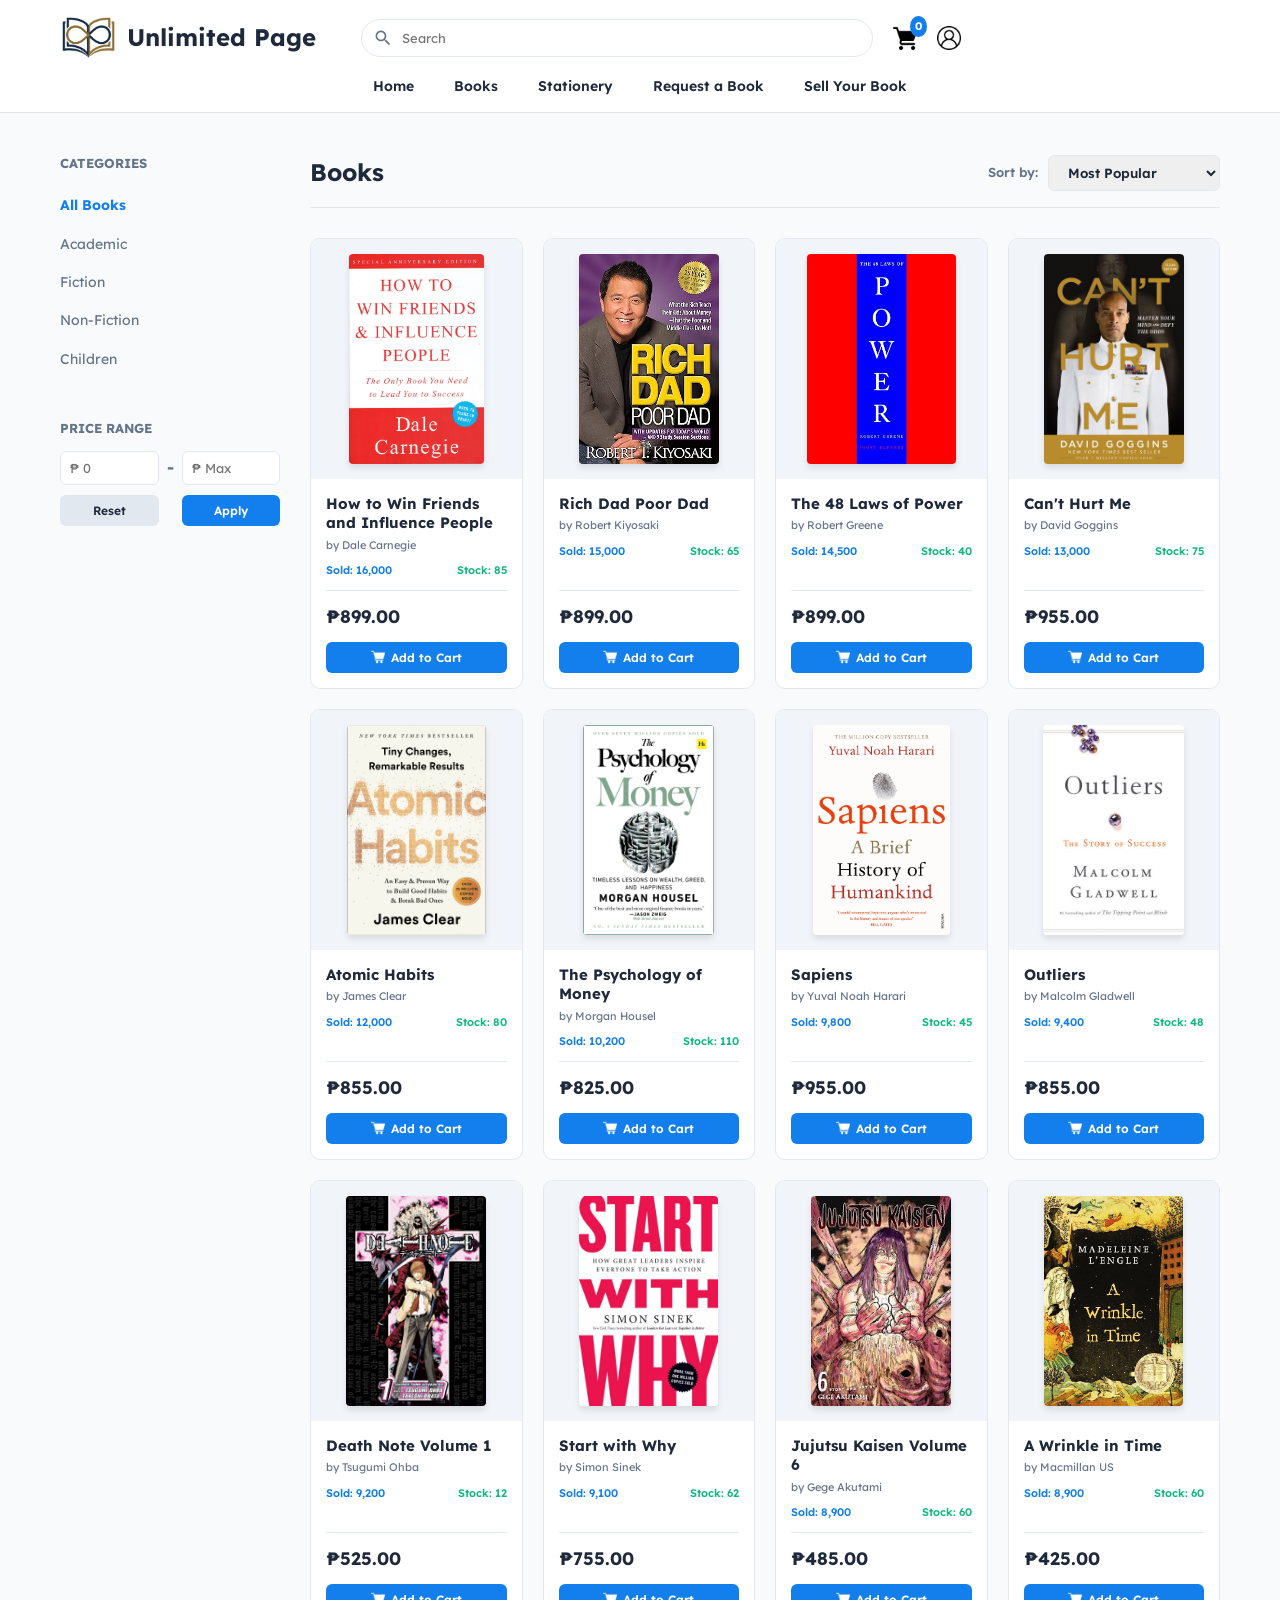
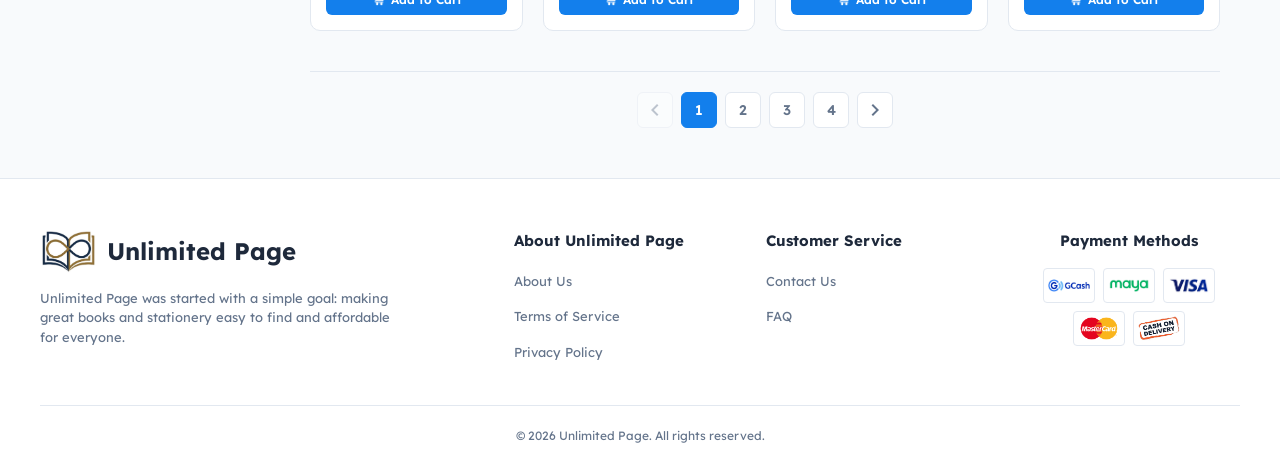
<file: catalog.html>
<!doctype html>
<html lang="en">

<head>
    <meta charset="UTF-8" />
    <meta name="viewport" content="width=device-width, initial-scale=1.0" />
    <title>Unlimited Page - Product Catalog</title>
    <link href="https://fonts.googleapis.com/icon?family=Material+Icons+Outlined" rel="stylesheet" />
    <link rel="stylesheet" href="css/global-variables.css" />
    <link rel="stylesheet" href="css/layout-structure.css" />
    <link rel="stylesheet" href="css/user-interface-components.css" />
    <link rel="stylesheet" href="css/page-catalog.css" />
</head>

<body>
    <header class="main-navigation-header">
        <div class="navigation-top-row">
            <div class="header-logo-section">
                <a href="index.html" class="brand-logo-container">
                    <img src="images/website-logo.jpg" alt="Unlimited Page Logo" class="brand-logo-image" />
                    Unlimited Page
                </a>
            </div>

            <div class="search-and-icons-group">
                <div class="search-input-wrapper">
                    <span class="material-icons-outlined search-input-icon">search</span>
                    <input type="text" class="search-input-field" placeholder="Search" />
                </div>
                <a href="cart.html" class="shopping-cart-button">
                    <img src="images/header-cart-icon.png" alt="Cart"
                        style="width: 24px; height: 24px; object-fit: contain;" />
                    <span class="cart-item-count-badge" id="global-cart-badge">0</span>
                </a>
                <a href="login.html" class="account-button">
                    <img src="images/account-icon.png" alt="Account"
                        style="width: 24px; height: 24px; object-fit: contain;" />
                </a>
            </div>
        </div>

        <nav class="navigation-bottom-row">
            <a href="index.html">Home</a>
            <a href="catalog.html?category=Books">Books</a>
            <a href="catalog.html?category=Stationery">Stationery</a>
            <a href="request-book.html">Request a Book</a>
            <a href="sell-book.html">Sell Your Book</a>
        </nav>
    </header>

    <main class="catalog-layout-container">
        <div id="filter-backdrop" class="filter-backdrop"></div>

        <aside class="catalog-sidebar-filter" id="catalog-sidebar-filter">
            <!-- Mobile Header for the slide-out menu -->
            <div class="mobile-filter-header">
                <h3>Filters</h3>
                <button id="close-filter-button" class="close-filter-button">
                    <span class="material-icons-outlined">close</span>
                </button>
            </div>

            <div class="filter-group">
                <h3 class="filter-section-title">Categories</h3>
                <ul class="filter-options-list" id="dynamic-category-list">
                </ul>
            </div>
            <div class="filter-group">
                <h3 class="filter-section-title" style="margin-top: 40px">
                    Price Range
                </h3>
                <div class="price-filter-container">
                    <input type="number" id="min-price-filter" min="0" placeholder="₱ 0" class="price-range-input"
                        onkeypress="return (event.charCode >= 48 && event.charCode <= 57);"
                        oninput="if (this.value > 1000000) this.value = 1000000;" />
                    <span class="price-separator">-</span>
                    <input type="number" id="max-price-filter" min="0" placeholder="₱ Max" class="price-range-input"
                        onkeypress="return (event.charCode >= 48 && event.charCode <= 57);"
                        oninput="if (this.value > 1000000) this.value = 1000000;" />
                    <button id="reset-price-filter" class="button-reset">Reset</button>
                    <span></span> <button id="apply-price-filter" class="button-apply">Apply</button>
                </div>
            </div>
        </aside>

        <section class="catalog-main-content">
            <!-- Updated Header Row with Filter Button -->
            <div class="catalog-top-bar"
                style="display: flex; justify-content: space-between; align-items: center; margin-bottom: 30px; border-bottom: 1px solid var(--border-light-color); padding-bottom: 15px; flex-wrap: wrap; gap: 15px;">
                <div style="display: flex; align-items: center; gap: 15px;">
                    <h2 class="section-title" id="catalog-section-title">Books</h2>
                    <!-- New Mobile Filter Button -->
                    <button id="mobile-filter-button" class="mobile-filter-button">
                        <span class="material-icons-outlined" style="font-size: 18px;">tune</span> Filters
                    </button>
                </div>

                <div style="display: flex; align-items: center; gap: 10px; flex-wrap: wrap;">
                    <span style="font-size: 13px; font-weight: 600; color: var(--text-muted-color);">Sort by:</span>
                    <select id="catalog-sort-select"
                        style="padding: 8px 15px; border-radius: 6px; border: 1px solid var(--border-light-color); font-weight: 600; color: var(--text-dark-color);">
                        <option value="Most Popular">Most Popular</option>
                        <option value="Newest">Newest</option>
                        <option value="Price: Low to High">Price: Low to High</option>
                        <option value="Price: High to Low">Price: High to Low</option>
                        <option value="Name: A to Z">Name: A to Z</option>
                        <option value="Name: Z to A">Name: Z to A</option>
                    </select>
                </div>
            </div>

            <div class="product-grid-layout" id="dynamic-catalog-grid"></div>
            <div id="pagination-container" class="pagination-container"></div>
        </section>
    </main>

    <footer class="main-footer-container">
        <div class="footer-columns-wrapper">
            <div>
                <a href="index.html" class="brand-logo-container" style="margin-bottom: 10px">
                    <img src="images/website-logo.jpg" alt="Unlimited Page Logo" class="brand-logo-image" />
                    Unlimited Page
                </a>
                <p class="footer-brand-description">
                    Unlimited Page was started with a simple goal: making great books and stationery easy to find
                    and affordable for everyone.
                </p>
            </div>
            <div>
                <h4 class="footer-column-title">About Unlimited Page</h4>
                <ul class="footer-link-list">
                    <li><a href="about.html">About Us</a></li>
                    <li><a href="terms-of-service.html">Terms of Service</a></li>
                    <li><a href="privacy-policy.html">Privacy Policy</a></li>
                </ul>
            </div>
            <div>
                <h4 class="footer-column-title">Customer Service</h4>
                <ul class="footer-link-list">
                    <li><a href="contact.html">Contact Us</a></li>
                    <li><a href="faq.html">FAQ</a></li>
                </ul>
            </div>
            <div>
                <h4 class="footer-column-title" style="text-align: center;">Payment Methods</h4>
                <div class="payment-methods-grid">
                    <img src="images/payment-method/gcash-logo.jpg" alt="GCash" class="payment-logo-image" />
                    <img src="images/payment-method/maya-logo.jpg" alt="Maya" class="payment-logo-image" />
                    <img src="images/payment-method/visa-logo.jpg" alt="Visa" class="payment-logo-image" />
                    <img src="images/payment-method/mastercard-logo.jpg" alt="Mastercard" class="payment-logo-image" />
                    <img src="images/payment-method/cash-on-delivery-logo.jpg" alt="Cash on Delivery"
                        class="payment-logo-image" />
                </div>
            </div>
        </div>
        <div class="footer-copyright">
            <p>© 2026 Unlimited Page. All rights reserved.</p>
        </div>
    </footer>

    <script src="js/product-data.js"></script>
    <script src="js/user-interface-utilities.js"></script>
    <script src="js/shopping-cart-manager.js"></script>
    <script src="js/catalog-renderer.js"></script>
    <script src="js/main-initialization.js"></script>
</body>

</html>
</file>
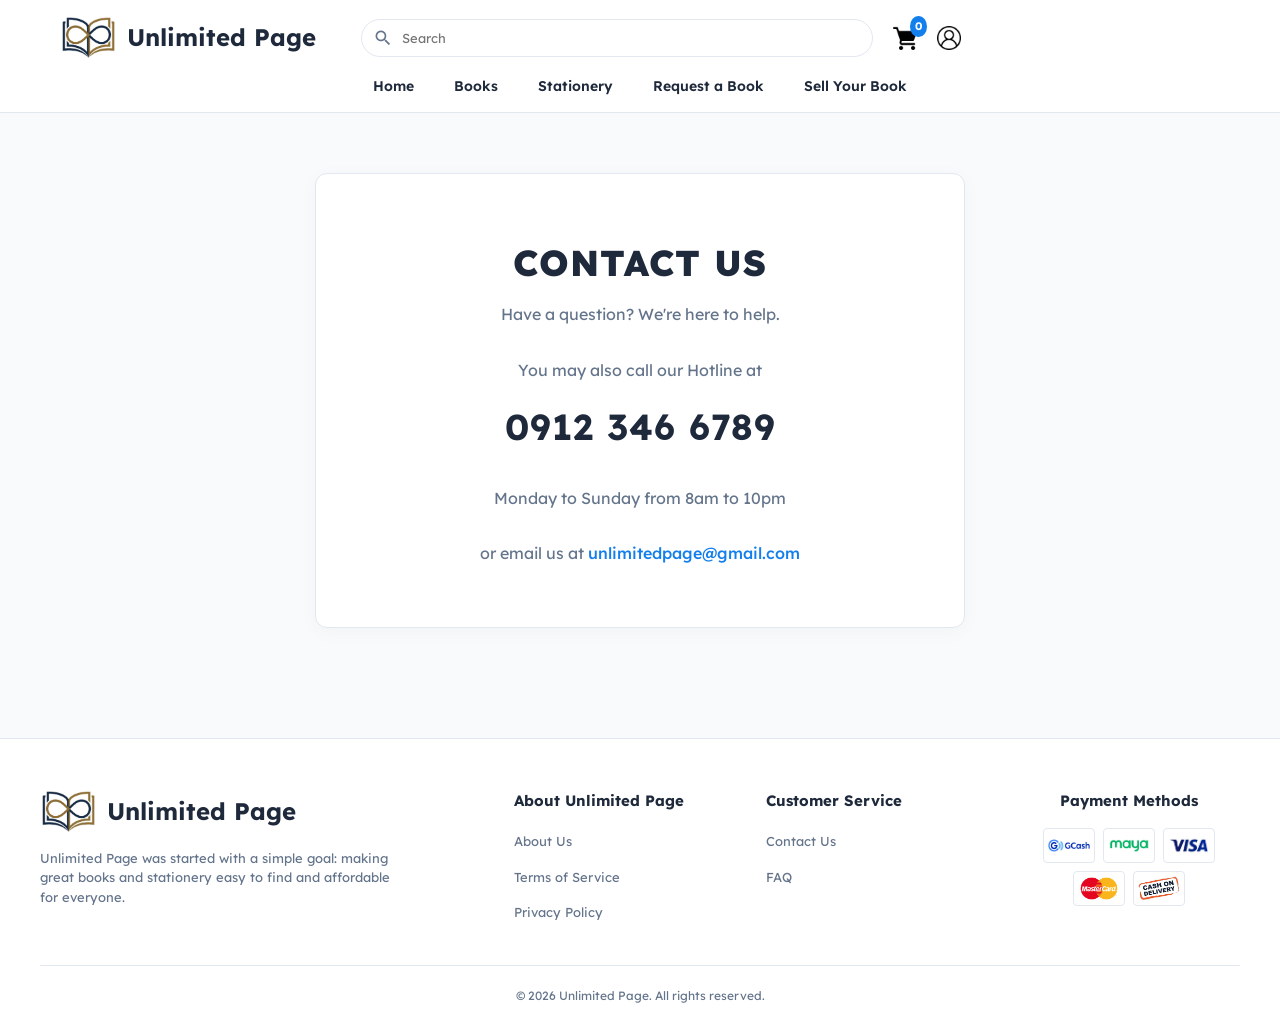
<file: contact.html>
<!doctype html>
<html lang="en">

<head>
    <meta charset="UTF-8" />
    <meta name="viewport" content="width=device-width, initial-scale=1.0" />
    <title>Unlimited Page - Contact Us</title>
    <link href="https://fonts.googleapis.com/icon?family=Material+Icons+Outlined" rel="stylesheet" />
    <link rel="stylesheet" href="css/global-variables.css" />
    <link rel="stylesheet" href="css/layout-structure.css" />
    <link rel="stylesheet" href="css/user-interface-components.css" />
    <link rel="stylesheet" href="css/page-contact.css" />
</head>

<body>
    <header class="main-navigation-header">
        <div class="navigation-top-row">
            <div class="header-logo-section">
                <a href="index.html" class="brand-logo-container">
                    <img src="images/website-logo.jpg" alt="Unlimited Page Logo" class="brand-logo-image" />
                    Unlimited Page
                </a>
            </div>

            <div class="search-and-icons-group">
                <div class="search-input-wrapper">
                    <span class="material-icons-outlined search-input-icon">search</span>
                    <input type="text" class="search-input-field" placeholder="Search" />
                </div>
                <a href="cart.html" class="shopping-cart-button">
                    <img src="images/header-cart-icon.png" alt="Cart"
                        style="width: 24px; height: 24px; object-fit: contain;" />
                    <span class="cart-item-count-badge" id="global-cart-badge">0</span>
                </a>
                <a href="login.html" class="account-button">
                    <img src="images/account-icon.png" alt="Account"
                        style="width: 24px; height: 24px; object-fit: contain;" />
                </a>
            </div>
        </div>

        <nav class="navigation-bottom-row">
            <a href="index.html">Home</a>
            <a href="catalog.html?category=Books">Books</a>
            <a href="catalog.html?category=Stationery">Stationery</a>
            <a href="request-book.html">Request a Book</a>
            <a href="sell-book.html">Sell Your Book</a>
        </nav>
    </header>

    <main class="contact-page-container">
        <section class="contact-information-card">
            <h1 class="contact-title-heading">CONTACT US</h1>
            <p class="contact-subtitle-text">Have a question? We're here to help.</p>

            <p class="contact-detail-label">You may also call our Hotline at</p>
            <div class="contact-phone-number">0912 346 6789</div>

            <p class="contact-detail-label">Monday to Sunday from 8am to 10pm</p>

            <p class="contact-email-section">
                or email us at
                <span class="contact-email-text">unlimitedpage@gmail.com</span>
            </p>
        </section>
    </main>

    <footer class="main-footer-container">
        <div class="footer-columns-wrapper">
            <div>
                <a href="index.html" class="brand-logo-container" style="margin-bottom: 10px">
                    <img src="images/website-logo.jpg" alt="Unlimited Page Logo" class="brand-logo-image" />
                    Unlimited Page
                </a>
                <p class="footer-brand-description">
                    Unlimited Page was started with a simple goal: making great books and stationery easy to find
                    and affordable for everyone.
                </p>
            </div>
            <div>
                <h4 class="footer-column-title">About Unlimited Page</h4>
                <ul class="footer-link-list">
                    <li><a href="about.html">About Us</a></li>
                    <li><a href="terms-of-service.html">Terms of Service</a></li>
                    <li><a href="privacy-policy.html">Privacy Policy</a></li>
                </ul>
            </div>
            <div>
                <h4 class="footer-column-title">Customer Service</h4>
                <ul class="footer-link-list">
                    <li><a href="contact.html">Contact Us</a></li>
                    <li><a href="faq.html">FAQ</a></li>
                </ul>
            </div>
            <div>
                <h4 class="footer-column-title" style="text-align: center;">Payment Methods</h4>
                <div class="payment-methods-grid">
                    <img src="images/payment-method/gcash-logo.jpg" alt="GCash" class="payment-logo-image" />
                    <img src="images/payment-method/maya-logo.jpg" alt="Maya" class="payment-logo-image" />
                    <img src="images/payment-method/visa-logo.jpg" alt="Visa" class="payment-logo-image" />
                    <img src="images/payment-method/mastercard-logo.jpg" alt="Mastercard" class="payment-logo-image" />
                    <img src="images/payment-method/cash-on-delivery-logo.jpg" alt="Cash on Delivery"
                        class="payment-logo-image" />
                </div>
            </div>
        </div>
        <div class="footer-copyright">
            <p>© 2026 Unlimited Page. All rights reserved.</p>
        </div>
    </footer>

    <script src="js/product-data.js"></script>
    <script src="js/user-interface-utilities.js"></script>
    <script src="js/shopping-cart-manager.js"></script>
    <script src="js/main-initialization.js"></script>
</body>

</html>
</file>
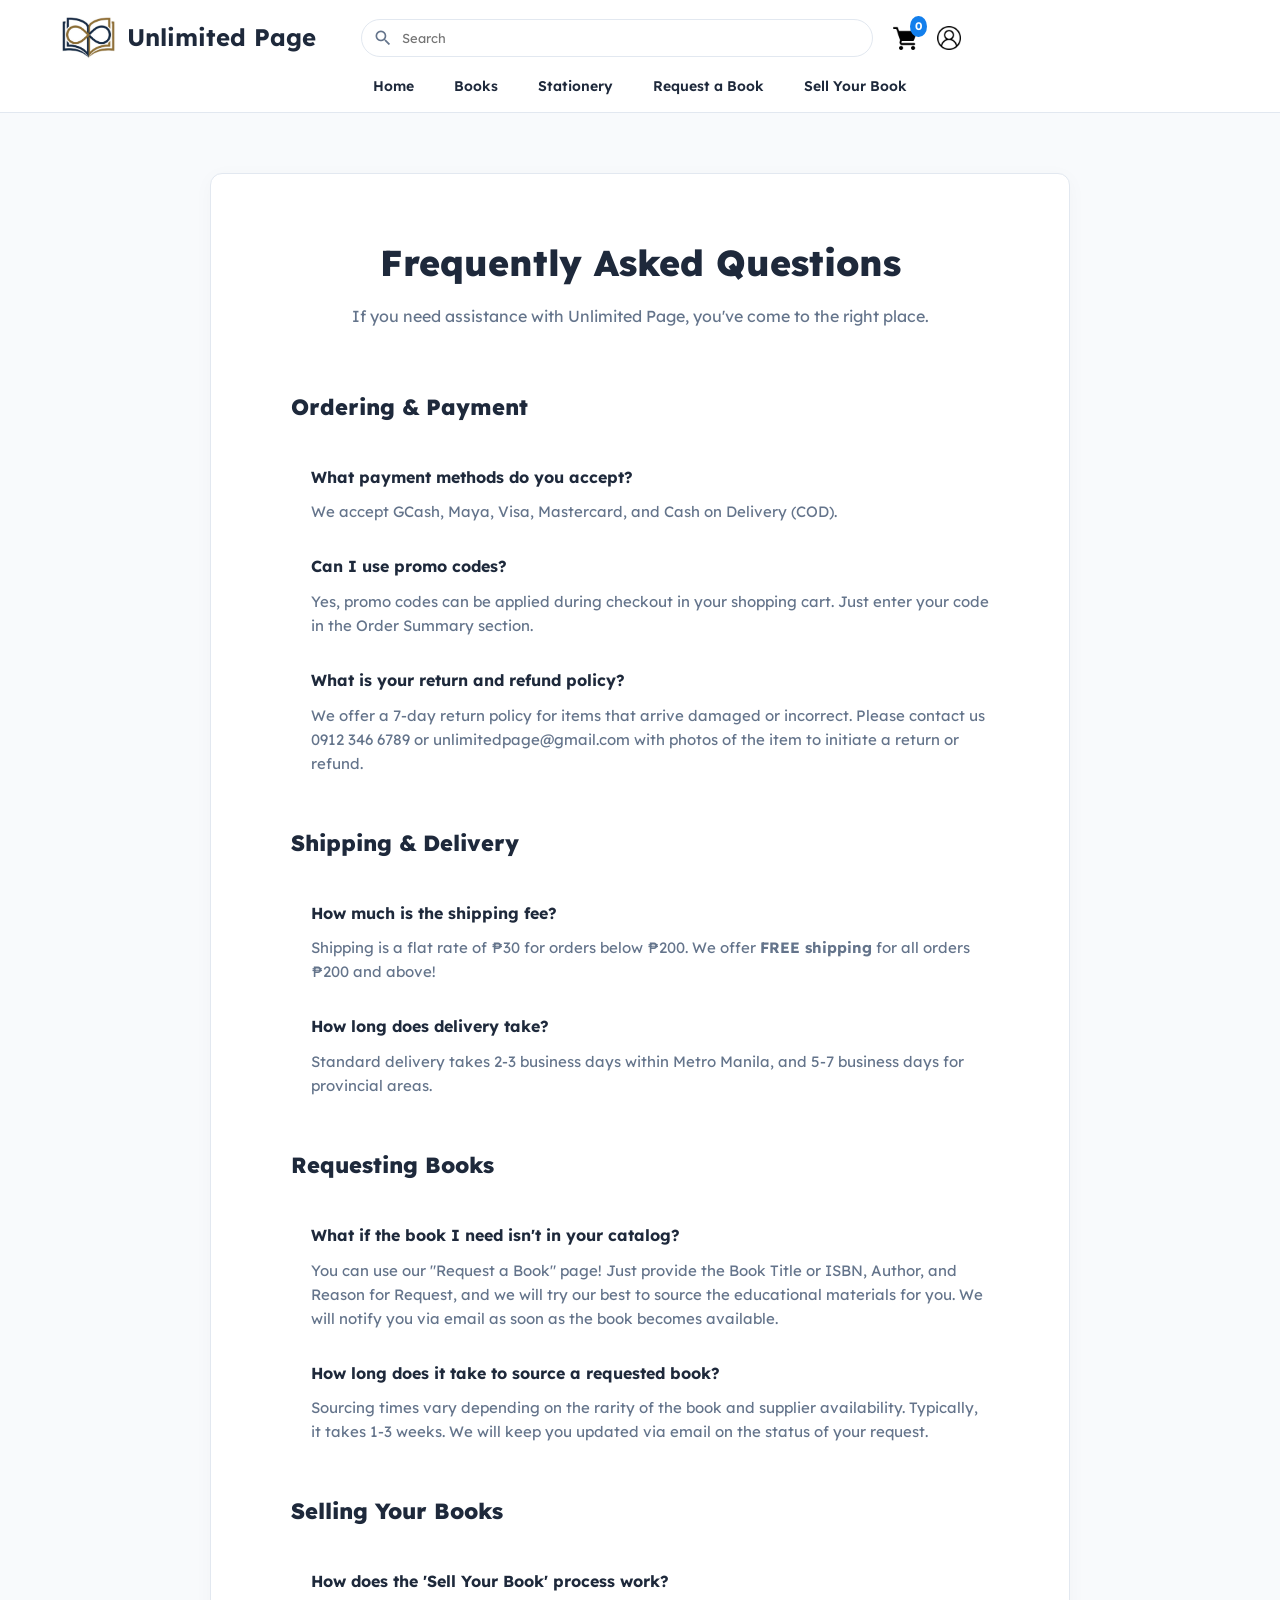
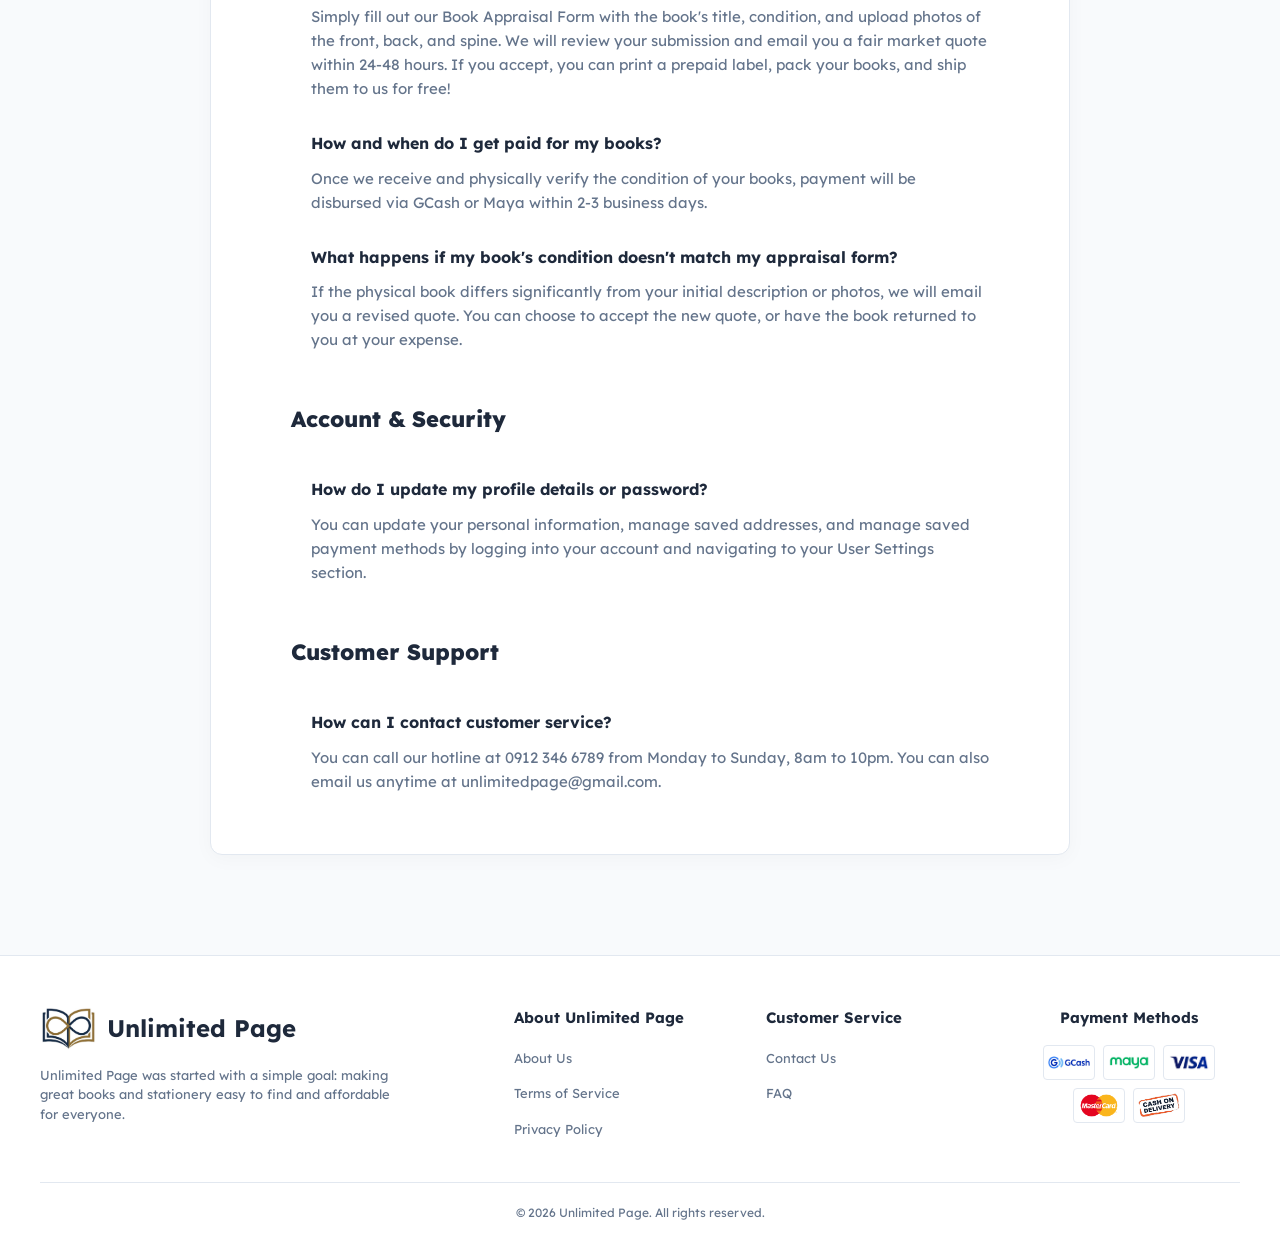
<file: faq.html>
<!doctype html>
<html lang="en">

<head>
    <meta charset="UTF-8" />
    <meta name="viewport" content="width=device-width, initial-scale=1.0" />
    <title>Unlimited Page - FAQ</title>
    <link href="https://fonts.googleapis.com/icon?family=Material+Icons+Outlined" rel="stylesheet" />
    <link rel="stylesheet" href="css/global-variables.css" />
    <link rel="stylesheet" href="css/layout-structure.css" />
    <link rel="stylesheet" href="css/user-interface-components.css" />
    <link rel="stylesheet" href="css/page-faq.css" />
</head>

<body>
    <header class="main-navigation-header">
        <div class="navigation-top-row">
            <div class="header-logo-section">
                <a href="index.html" class="brand-logo-container">
                    <img src="images/website-logo.jpg" alt="Unlimited Page Logo" class="brand-logo-image" />
                    Unlimited Page
                </a>
            </div>

            <div class="search-and-icons-group">
                <div class="search-input-wrapper">
                    <span class="material-icons-outlined search-input-icon">search</span>
                    <input type="text" class="search-input-field" placeholder="Search" />
                </div>
                <a href="cart.html" class="shopping-cart-button">
                    <img src="images/header-cart-icon.png" alt="Cart"
                        style="width: 24px; height: 24px; object-fit: contain;" />
                    <span class="cart-item-count-badge" id="global-cart-badge">0</span>
                </a>
                <a href="login.html" class="account-button">
                    <img src="images/account-icon.png" alt="Account"
                        style="width: 24px; height: 24px; object-fit: contain;" />
                </a>
            </div>
        </div>

        <nav class="navigation-bottom-row">
            <a href="index.html">Home</a>
            <a href="catalog.html?category=Books">Books</a>
            <a href="catalog.html?category=Stationery">Stationery</a>
            <a href="request-book.html">Request a Book</a>
            <a href="sell-book.html">Sell Your Book</a>
        </nav>
    </header>

    <main class="faq-page-container">
        <div class="faq-content-card">
            <div class="faq-header">
                <h1 class="faq-title">Frequently Asked Questions</h1>
                <p class="faq-subtitle">If you need assistance with Unlimited Page, you've come to the right place.</p>
            </div>

            <section class="faq-category">
                <h2 class="faq-category-title">Ordering & Payment</h2>

                <div class="faq-item">
                    <h3 class="faq-question">What payment methods do you accept?</h3>
                    <p class="faq-answer">We accept GCash, Maya, Visa, Mastercard, and Cash on Delivery (COD).</p>
                </div>

                <div class="faq-item">
                    <h3 class="faq-question">Can I use promo codes?</h3>
                    <p class="faq-answer">Yes, promo codes can be applied during checkout in your shopping cart. Just
                        enter your code in the Order Summary section.</p>
                </div>

                <div class="faq-item">
                    <h3 class="faq-question">What is your return and refund policy?</h3>
                    <p class="faq-answer">We offer a 7-day return policy for items that arrive damaged or incorrect.
                        Please contact us 0912 346 6789 or unlimitedpage@gmail.com with photos of the item to initiate a
                        return or refund.</p>
                </div>
            </section>

            <section class="faq-category">
                <h2 class="faq-category-title">Shipping & Delivery</h2>

                <div class="faq-item">
                    <h3 class="faq-question">How much is the shipping fee?</h3>
                    <p class="faq-answer">Shipping is a flat rate of ₱30 for orders below ₱200. We offer <strong>FREE
                            shipping</strong> for all orders ₱200 and above!</p>
                </div>

                <div class="faq-item">
                    <h3 class="faq-question">How long does delivery take?</h3>
                    <p class="faq-answer">Standard delivery takes 2-3 business days within Metro Manila, and 5-7
                        business days for provincial areas.</p>
                </div>
            </section>

            <section class="faq-category">
                <h2 class="faq-category-title">Requesting Books</h2>

                <div class="faq-item">
                    <h3 class="faq-question">What if the book I need isn't in your catalog?</h3>
                    <p class="faq-answer">You can use our "Request a Book" page! Just provide the Book Title or ISBN,
                        Author, and Reason for Request, and we will try our best to source the educational materials for
                        you. We will notify you via email as soon as the book becomes available.</p>
                </div>

                <div class="faq-item">
                    <h3 class="faq-question">How long does it take to source a requested book?</h3>
                    <p class="faq-answer">Sourcing times vary depending on the rarity of the book and supplier
                        availability. Typically, it takes 1-3 weeks. We will keep you updated via email on the status of
                        your request.</p>
                </div>
            </section>

            <section class="faq-category">
                <h2 class="faq-category-title">Selling Your Books</h2>

                <div class="faq-item">
                    <h3 class="faq-question">How does the 'Sell Your Book' process work?</h3>
                    <p class="faq-answer">Simply fill out our Book Appraisal Form with the book's title, condition, and
                        upload photos of the front, back, and spine. We will review your submission and email you a fair
                        market quote within 24-48 hours. If you accept, you can print a prepaid label, pack your books,
                        and ship them to us for free!</p>
                </div>

                <div class="faq-item">
                    <h3 class="faq-question">How and when do I get paid for my books?</h3>
                    <p class="faq-answer">Once we receive and physically verify the condition of your books, payment
                        will be disbursed via GCash or Maya within 2-3 business days.</p>
                </div>

                <div class="faq-item">
                    <h3 class="faq-question">What happens if my book's condition doesn't match my appraisal form?</h3>
                    <p class="faq-answer">If the physical book differs significantly from your initial description or
                        photos, we will email you a revised quote. You can choose to accept the new quote, or have the
                        book returned to you at your expense.</p>
                </div>
            </section>

            <section class="faq-category">
                <h2 class="faq-category-title">Account & Security</h2>

                <div class="faq-item">
                    <h3 class="faq-question">How do I update my profile details or password?</h3>
                    <p class="faq-answer">You can update your personal information, manage saved addresses, and manage
                        saved payment methods by logging into your account and navigating to your User Settings section.
                    </p>
                </div>
            </section>

            <section class="faq-category">
                <h2 class="faq-category-title">Customer Support</h2>

                <div class="faq-item">
                    <h3 class="faq-question">How can I contact customer service?</h3>
                    <p class="faq-answer">You can call our hotline at 0912 346 6789 from Monday to Sunday, 8am to 10pm.
                        You can also email us anytime at unlimitedpage@gmail.com.</p>
                </div>
            </section>
        </div>
    </main>

    <footer class="main-footer-container">
        <div class="footer-columns-wrapper">
            <div>
                <a href="index.html" class="brand-logo-container" style="margin-bottom: 10px">
                    <img src="images/website-logo.jpg" alt="Unlimited Page Logo" class="brand-logo-image" />
                    Unlimited Page
                </a>
                <p class="footer-brand-description">
                    Unlimited Page was started with a simple goal: making great books and stationery easy to find and
                    affordable for everyone.
                </p>
            </div>
            <div>
                <h4 class="footer-column-title">About Unlimited Page</h4>
                <ul class="footer-link-list">
                    <li><a href="about.html">About Us</a></li>
                    <li><a href="terms-of-service.html">Terms of Service</a></li>
                    <li><a href="privacy-policy.html">Privacy Policy</a></li>
                </ul>
            </div>
            <div>
                <h4 class="footer-column-title">Customer Service</h4>
                <ul class="footer-link-list">
                    <li><a href="contact.html">Contact Us</a></li>
                    <li><a href="faq.html">FAQ</a></li>
                </ul>
            </div>
            <div>
                <h4 class="footer-column-title" style="text-align: center;">Payment Methods</h4>
                <div class="payment-methods-grid">
                    <img src="images/payment-method/gcash-logo.jpg" alt="GCash" class="payment-logo-image" />
                    <img src="images/payment-method/maya-logo.jpg" alt="Maya" class="payment-logo-image" />
                    <img src="images/payment-method/visa-logo.jpg" alt="Visa" class="payment-logo-image" />
                    <img src="images/payment-method/mastercard-logo.jpg" alt="Mastercard" class="payment-logo-image" />
                    <img src="images/payment-method/cash-on-delivery-logo.jpg" alt="Cash on Delivery"
                        class="payment-logo-image" />
                </div>
            </div>
        </div>
        <div class="footer-copyright">
            <p>© 2026 Unlimited Page. All rights reserved.</p>
        </div>
    </footer>

    <script src="js/product-data.js"></script>
    <script src="js/user-interface-utilities.js"></script>
    <script src="js/shopping-cart-manager.js"></script>
    <script src="js/main-initialization.js"></script>
</body>

</html>
</file>
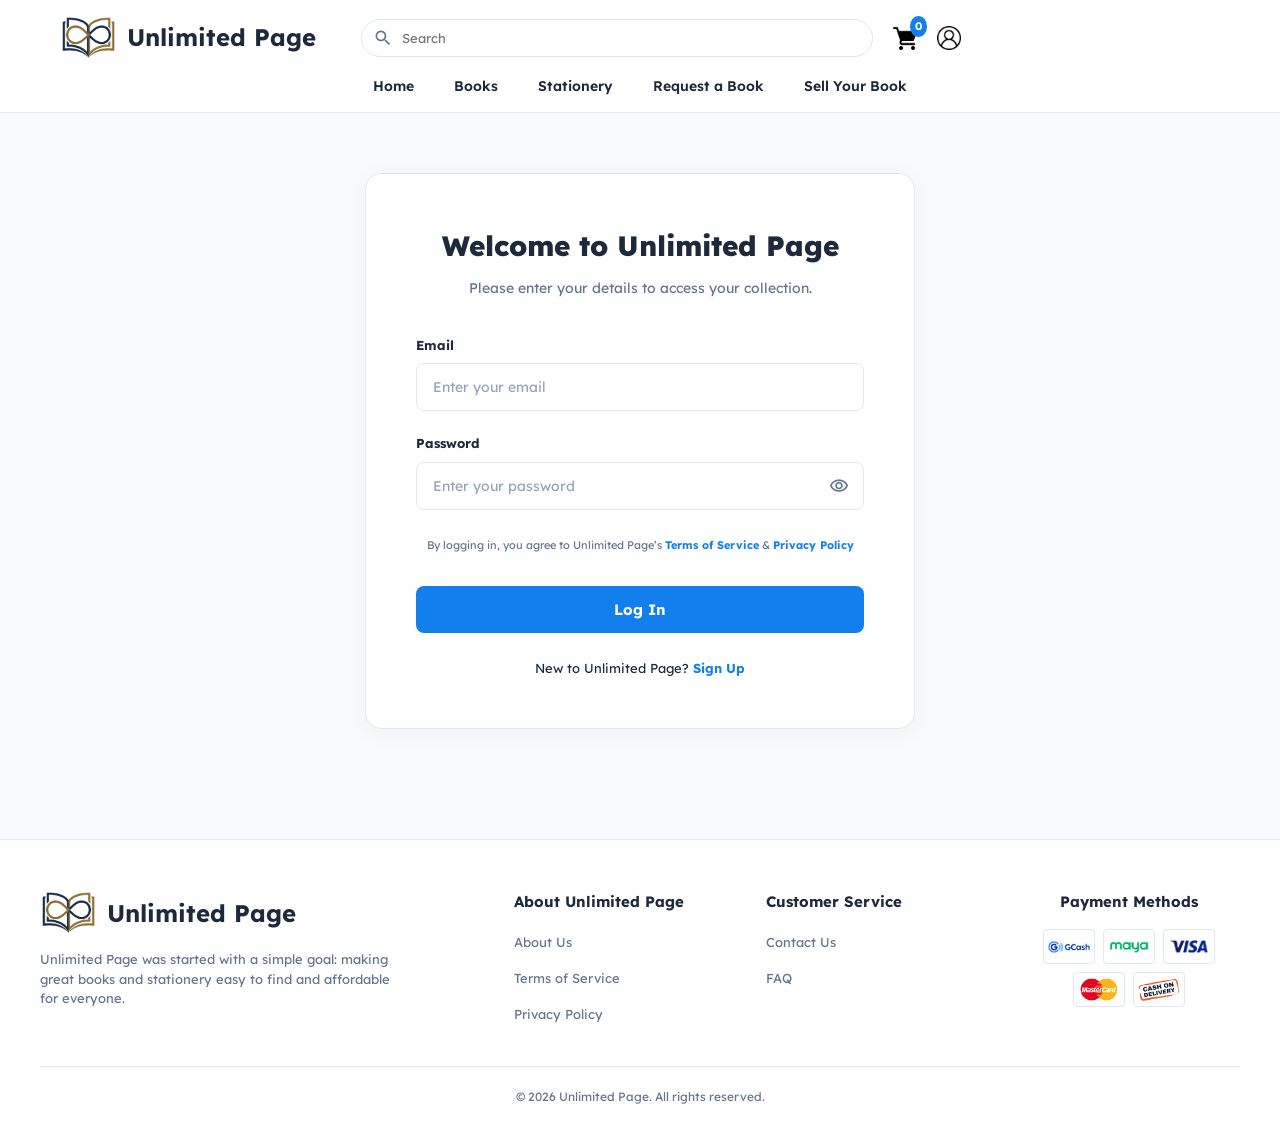
<file: login.html>
<!doctype html>
<html lang="en">

<head>
    <meta charset="UTF-8" />
    <meta name="viewport" content="width=device-width, initial-scale=1.0" />
    <title>Unlimited Page - Login</title>
    <link href="https://fonts.googleapis.com/icon?family=Material+Icons+Outlined" rel="stylesheet" />
    <link rel="stylesheet" href="css/global-variables.css" />
    <link rel="stylesheet" href="css/layout-structure.css" />
    <link rel="stylesheet" href="css/user-interface-components.css" />
    <link rel="stylesheet" href="css/page-login.css" />
</head>

<body>
    <header class="main-navigation-header">
        <div class="navigation-top-row">
            <div class="header-logo-section">
                <a href="index.html" class="brand-logo-container">
                    <img src="images/website-logo.jpg" alt="Unlimited Page Logo" class="brand-logo-image" />
                    Unlimited Page
                </a>
            </div>

            <div class="search-and-icons-group">
                <div class="search-input-wrapper">
                    <span class="material-icons-outlined search-input-icon">search</span>
                    <input type="text" class="search-input-field" placeholder="Search" />
                </div>
                <a href="cart.html" class="shopping-cart-button">
                    <img src="images/header-cart-icon.png" alt="Cart"
                        style="width: 24px; height: 24px; object-fit: contain;" />
                    <span class="cart-item-count-badge" id="global-cart-badge">0</span>
                </a>
                <a href="login.html" class="account-button">
                    <img src="images/account-icon.png" alt="Account"
                        style="width: 24px; height: 24px; object-fit: contain;" />
                </a>
            </div>
        </div>

        <nav class="navigation-bottom-row">
            <a href="index.html">Home</a>
            <a href="catalog.html?category=Books">Books</a>
            <a href="catalog.html?category=Stationery">Stationery</a>
            <a href="request-book.html">Request a Book</a>
            <a href="sell-book.html">Sell Your Book</a>
        </nav>
    </header>

    <main class="login-page-container">
        <div class="login-form-card">
            <div id="login-view">
                <h1 class="login-title">Welcome to Unlimited Page</h1>
                <p class="login-subtitle">Please enter your details to access your collection.</p>

                <form id="login-form" class="login-form">
                    <div class="form-input-group">
                        <label class="login-form-label">Email</label>
                        <input type="email" id="login-email-input" class="form-input" placeholder="Enter your email"
                            oninput="this.value = this.value.toLowerCase()" required />
                        <span id="login-email-error"
                            style="color: var(--danger-red-color); font-size: 11px; display: none; margin-top: 4px;"></span>
                    </div>

                    <div class="form-input-group">
                        <label class="login-form-label">Password</label>
                        <div class="password-input-wrapper">
                            <input type="password" id="login-password-input" class="form-input"
                                placeholder="Enter your password" required />
                            <span class="material-icons-outlined password-toggle-icon"
                                id="password-toggle-icon">visibility</span>
                        </div>
                        <span id="login-password-error"
                            style="color: var(--danger-red-color); font-size: 11px; display: none; margin-top: 4px;"></span>
                    </div>

                    <p class="auth-agreement-text">
                        By logging in, you agree to Unlimited Page’s <a href="terms-of-service.html">Terms of
                            Service</a> & <a href="privacy-policy.html">Privacy Policy</a>
                    </p>

                    <button type="submit" class="login-submit-button">Log In</button>
                </form>

                <p class="auth-switch-text">New to Unlimited Page? <a href="#" id="show-signup-link">Sign Up</a></p>
            </div>

            <div id="signup-view" style="display: none;">
                <h1 class="login-title">Create an Account</h1>
                <p class="login-subtitle">Create an account to build and access your collection</p>

                <form id="signup-form" class="login-form">
                    <div class="form-input-group">
                        <label class="login-form-label">Email</label>
                        <input type="email" id="signup-email-input" class="form-input" placeholder="Enter your email"
                            oninput="this.value = this.value.toLowerCase()" required />
                        <span id="signup-email-error"
                            style="color: var(--danger-red-color); font-size: 11px; display: none; margin-top: 4px;"></span>
                    </div>

                    <div class="form-input-group">
                        <label class="login-form-label">Password</label>
                        <div class="password-input-wrapper">
                            <input type="password" id="signup-password-input" class="form-input"
                                placeholder="Enter your password" required />
                            <span class="material-icons-outlined password-toggle-icon"
                                id="signup-password-toggle-icon">visibility</span>
                        </div>
                    </div>

                    <p class="auth-agreement-text">
                        By signing up, you agree to Unlimited Page’s <a href="terms-of-service.html">Terms of
                            Service</a> & <a href="privacy-policy.html">Privacy Policy</a>
                    </p>

                    <button type="submit" class="login-submit-button">Sign Up</button>
                </form>

                <p class="auth-switch-text">Have an account? <a href="#" id="show-login-link">Log In</a></p>
            </div>
        </div>
    </main>

    <footer class="main-footer-container">
        <div class="footer-columns-wrapper">
            <div>
                <a href="index.html" class="brand-logo-container" style="margin-bottom: 10px">
                    <img src="images/website-logo.jpg" alt="Unlimited Page Logo" class="brand-logo-image" />
                    Unlimited Page
                </a>
                <p class="footer-brand-description">
                    Unlimited Page was started with a simple goal: making great books and stationery easy to find
                    and affordable for everyone.
                </p>
            </div>
            <div>
                <h4 class="footer-column-title">About Unlimited Page</h4>
                <ul class="footer-link-list">
                    <li><a href="about.html">About Us</a></li>
                    <li><a href="terms-of-service.html">Terms of Service</a></li>
                    <li><a href="privacy-policy.html">Privacy Policy</a></li>
                </ul>
            </div>
            <div>
                <h4 class="footer-column-title">Customer Service</h4>
                <ul class="footer-link-list">
                    <li><a href="contact.html">Contact Us</a></li>
                    <li><a href="faq.html">FAQ</a></li>
                </ul>
            </div>
            <div>
                <h4 class="footer-column-title" style="text-align: center;">Payment Methods</h4>
                <div class="payment-methods-grid">
                    <img src="images/payment-method/gcash-logo.jpg" alt="GCash" class="payment-logo-image" />
                    <img src="images/payment-method/maya-logo.jpg" alt="Maya" class="payment-logo-image" />
                    <img src="images/payment-method/visa-logo.jpg" alt="Visa" class="payment-logo-image" />
                    <img src="images/payment-method/mastercard-logo.jpg" alt="Mastercard" class="payment-logo-image" />
                    <img src="images/payment-method/cash-on-delivery-logo.jpg" alt="Cash on Delivery"
                        class="payment-logo-image" />
                </div>
            </div>
        </div>
        <div class="footer-copyright">
            <p>© 2026 Unlimited Page. All rights reserved.</p>
        </div>
    </footer>

    <script src="js/product-data.js"></script>
    <script src="js/user-interface-utilities.js"></script>
    <script src="js/shopping-cart-manager.js"></script>
    <script src="js/auth-handler.js"></script>
    <script src="js/main-initialization.js"></script>
</body>

</html>
</file>
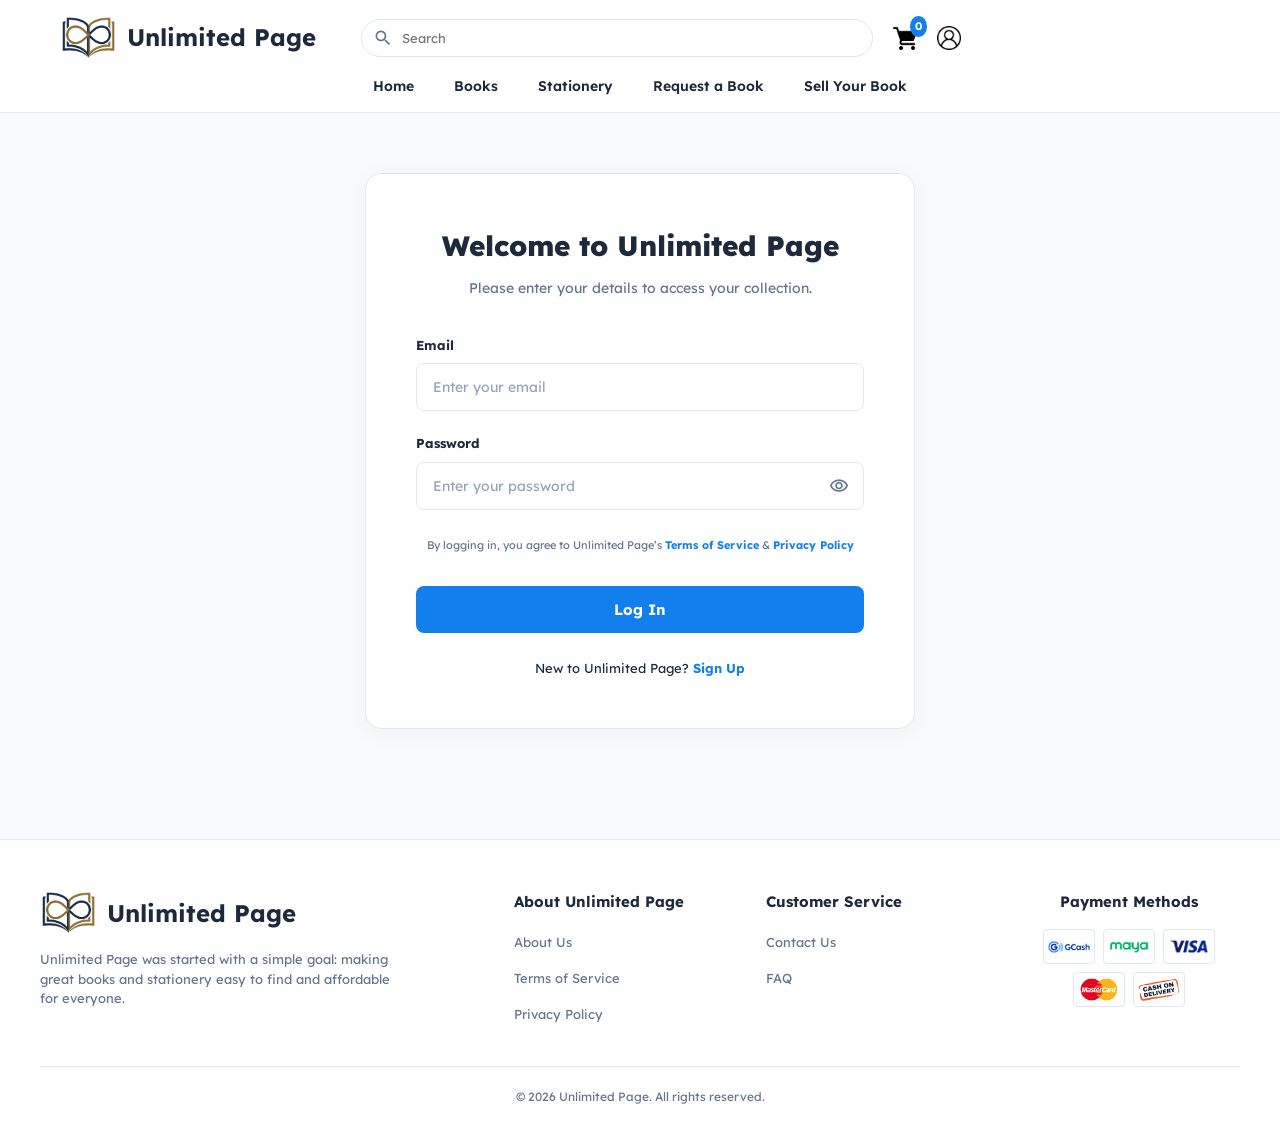
<file: payment-methods.html>
<!doctype html>
<html lang="en">

<head>
    <meta charset="UTF-8" />
    <meta name="viewport" content="width=device-width, initial-scale=1.0" />
    <title>Unlimited Page - Payment Methods</title>
    <link href="https://fonts.googleapis.com/icon?family=Material+Icons+Outlined" rel="stylesheet" />
    <link rel="stylesheet" href="css/global-variables.css" />
    <link rel="stylesheet" href="css/layout-structure.css" />
    <link rel="stylesheet" href="css/user-interface-components.css" />
    <link rel="stylesheet" href="css/page-account.css" />
    <link rel="stylesheet" href="css/page-addresses.css" />
    <link rel="stylesheet" href="css/page-payment-methods.css" />
</head>

<body>
    <header class="main-navigation-header">
        <div class="navigation-top-row">
            <div class="header-logo-section">
                <a href="index.html" class="brand-logo-container">
                    <img src="images/website-logo.jpg" alt="Unlimited Page Logo" class="brand-logo-image" />
                    Unlimited Page
                </a>
            </div>
            <div class="search-and-icons-group">
                <div class="search-input-wrapper">
                    <span class="material-icons-outlined search-input-icon">search</span>
                    <input type="text" class="search-input-field" placeholder="Search" />
                </div>
                <a href="cart.html" class="shopping-cart-button">
                    <img src="images/header-cart-icon.png" alt="Cart"
                        style="width: 24px; height: 24px; object-fit: contain;" />
                    <span class="cart-item-count-badge" id="global-cart-badge">0</span>
                </a>
                <a href="account.html" class="account-button">
                    <img src="images/account-icon.png" alt="Account"
                        style="width: 24px; height: 24px; object-fit: contain;" />
                </a>
            </div>
        </div>
        <nav class="navigation-bottom-row">
            <a href="index.html">Home</a>
            <a href="catalog.html?category=Books">Books</a>
            <a href="catalog.html?category=Stationery">Stationery</a>
            <a href="request-book.html">Request a Book</a>
            <a href="sell-book.html">Sell Your Book</a>
        </nav>
    </header>

    <main class="account-page-container">
        <div class="account-layout">
            <aside class="account-sidebar">
                <h2 class="sidebar-title">User Settings</h2>
                <nav class="sidebar-navigation">
                    <a href="account.html" class="sidebar-menu-item">
                        <img src="images/account-icon.png" alt="Account Details" class="sidebar-icon">
                        <span>Account Details</span>
                    </a>
                    <a href="addresses.html" class="sidebar-menu-item">
                        <img src="images/address-icon.png" alt="Addresses" class="sidebar-icon">
                        <span>Addresses</span>
                    </a>
                    <a href="payment-methods.html" class="sidebar-menu-item active">
                        <img src="images/payment-methods-icon.png" alt="Payment Methods" class="sidebar-icon">
                        <span>Payment Methods</span>
                    </a>
                    <a href="#" class="sidebar-menu-item logout-link" id="logout-button">
                        <img src="images/logout-icon.png" alt="Logout" class="sidebar-icon">
                        <span>Logout</span>
                    </a>
                </nav>
            </aside>

            <section class="account-content-area">
                <div class="addresses-header-row">
                    <div class="account-header">
                        <h1 class="account-title">Payment Methods</h1>
                        <p class="account-subtitle">Manage your saved credit cards and e-wallets.</p>
                    </div>
                    <button class="add-address-button" onclick="openPaymentModal()">
                        + Add Payment Method
                    </button>
                </div>

                <div class="payment-methods-grid-layout" id="payment-methods-container">
                </div>
            </section>
        </div>
    </main>

    <footer class="main-footer-container">
        <div class="footer-columns-wrapper">
            <div>
                <a href="index.html" class="brand-logo-container" style="margin-bottom: 10px">
                    <img src="images/website-logo.jpg" alt="Unlimited Page Logo" class="brand-logo-image" />
                    Unlimited Page
                </a>
                <p class="footer-brand-description">
                    Unlimited Page was started with a simple goal: making great books and stationery easy to find
                    and affordable for everyone.
                </p>
            </div>
            <div>
                <h4 class="footer-column-title">About Unlimited Page</h4>
                <ul class="footer-link-list">
                    <li><a href="about.html">About Us</a></li>
                    <li><a href="terms-of-service.html">Terms of Service</a></li>
                    <li><a href="privacy-policy.html">Privacy Policy</a></li>
                </ul>
            </div>
            <div>
                <h4 class="footer-column-title">Customer Service</h4>
                <ul class="footer-link-list">
                    <li><a href="contact.html">Contact Us</a></li>
                    <li><a href="faq.html">FAQ</a></li>
                </ul>
            </div>
            <div>
                <h4 class="footer-column-title" style="text-align: center;">Payment Methods</h4>
                <div class="payment-methods-grid">
                    <img src="images/payment-method/gcash-logo.jpg" alt="GCash" class="payment-logo-image" />
                    <img src="images/payment-method/maya-logo.jpg" alt="Maya" class="payment-logo-image" />
                    <img src="images/payment-method/visa-logo.jpg" alt="Visa" class="payment-logo-image" />
                    <img src="images/payment-method/mastercard-logo.jpg" alt="Mastercard" class="payment-logo-image" />
                    <img src="images/payment-method/cash-on-delivery-logo.jpg" alt="Cash on Delivery"
                        class="payment-logo-image" />
                </div>
            </div>
        </div>
        <div class="footer-copyright">
            <p>© 2026 Unlimited Page. All rights reserved.</p>
        </div>
    </footer>

    <div id="payment-modal-overlay" class="custom-modal-overlay" style="display: none;">
        <div class="custom-modal-box address-modal-box" style="max-width: 450px;">
            <div class="modal-header">
                <h2>Add Payment Method</h2>
                <button class="close-modal-icon" onclick="closePaymentModal()">
                    <span class="material-icons-outlined">close</span>
                </button>
            </div>

            <form id="payment-form" class="address-form-layout">
                <label class="form-label"
                    style="letter-spacing: 0.5px; color: var(--text-dark-color); margin-bottom: 8px;">Payment
                    Type</label>
                <div class="paymentMethodItem-type-selector">
                    <div class="paymentMethodItem-type-option selected" data-type="Visa"
                        onclick="selectPaymentType('Visa')">
                        <img src="images/payment-method/visa-logo.jpg" alt="Visa">
                    </div>
                    <div class="paymentMethodItem-type-option" data-type="Mastercard"
                        onclick="selectPaymentType('Mastercard')">
                        <img src="images/payment-method/mastercard-logo.jpg" alt="Mastercard">
                    </div>
                    <div class="paymentMethodItem-type-option" data-type="GCash" onclick="selectPaymentType('GCash')">
                        <img src="images/payment-method/gcash-logo.jpg" alt="GCash">
                    </div>
                    <div class="paymentMethodItem-type-option" data-type="Maya" onclick="selectPaymentType('Maya')">
                        <img src="images/payment-method/maya-logo.jpg" alt="Maya">
                    </div>
                </div>

                <div id="card-fields">
                    <div class="form-input-group" style="margin-bottom: 16px;">
                        <label class="form-label">Card Number</label>
                        <div class="card-input-wrapper">
                            <span class="material-icons-outlined card-input-icon">credit_card</span>
                            <input type="text" id="paymentMethodItem-card-number" class="form-input numeric-only"
                                placeholder="0000 0000 0000 0000" maxlength="19" />
                        </div>
                        <span id="paymentMethodItem-card-error"
                            style="color: var(--danger-red-color); font-size: 11px; display: none; margin-top: 4px;"></span>
                    </div>
                    <div class="form-row-split">
                        <div class="form-input-group">
                            <label class="form-label">Expiration Date</label>
                            <input type="text" id="paymentMethodItem-expiration" class="form-input" placeholder="MM/YY"
                                maxlength="5" />
                            <span id="paymentMethodItem-expiration-error"
                                style="color: var(--danger-red-color); font-size: 11px; display: none; margin-top: 4px;"></span>
                        </div>
                        <div class="form-input-group">
                            <label class="form-label">CVV</label>
                            <input type="text" id="paymentMethodItem-cvv" class="form-input numeric-only"
                                placeholder="123" maxlength="4" />
                            <span id="paymentMethodItem-cvv-error"
                                style="color: var(--danger-red-color); font-size: 11px; display: none; margin-top: 4px;"></span>
                        </div>
                    </div>
                </div>

                <div id="ewallet-fields" style="display: none;">
                    <div class="form-input-group">
                        <label class="form-label">Mobile Number</label>
                        <input type="text" id="paymentMethodItem-mobile" class="form-input numeric-only"
                            placeholder="0912 345 6789" maxlength="11" />
                        <span id="paymentMethodItem-mobile-error"
                            style="color: var(--danger-red-color); font-size: 11px; display: none; margin-top: 4px;"></span>
                    </div>
                </div>

                <p
                    style="font-size: 13px; color: var(--text-dark-color); text-align: center; margin-top: 25px; line-height: 1.5;">
                    By continuing, you agree to Unlimited Page's <a href="terms-of-service.html"
                        style="color: var(--primary-blue-color); text-decoration: underline;">Terms of Service</a> & <a
                        href="privacy-policy.html"
                        style="color: var(--primary-blue-color); text-decoration: underline;">Privacy Policy</a>
                </p>

                <div class="modal-actions" style="margin-top: 20px; justify-content: flex-end; gap: 15px;">
                    <button type="button" class="cancel-text-button" onclick="closePaymentModal()">Cancel</button>
                    <button type="submit" class="save-primary-button">Save</button>
                </div>
            </form>
        </div>
    </div>

    <script src="js/product-data.js"></script>
    <script src="js/user-interface-utilities.js"></script>
    <script src="js/shopping-cart-manager.js"></script>
    <script src="js/auth-handler.js"></script>
    <script src="js/main-initialization.js"></script>
    <script src="js/payment-methods-handler.js"></script>
</body>

</html>
</file>
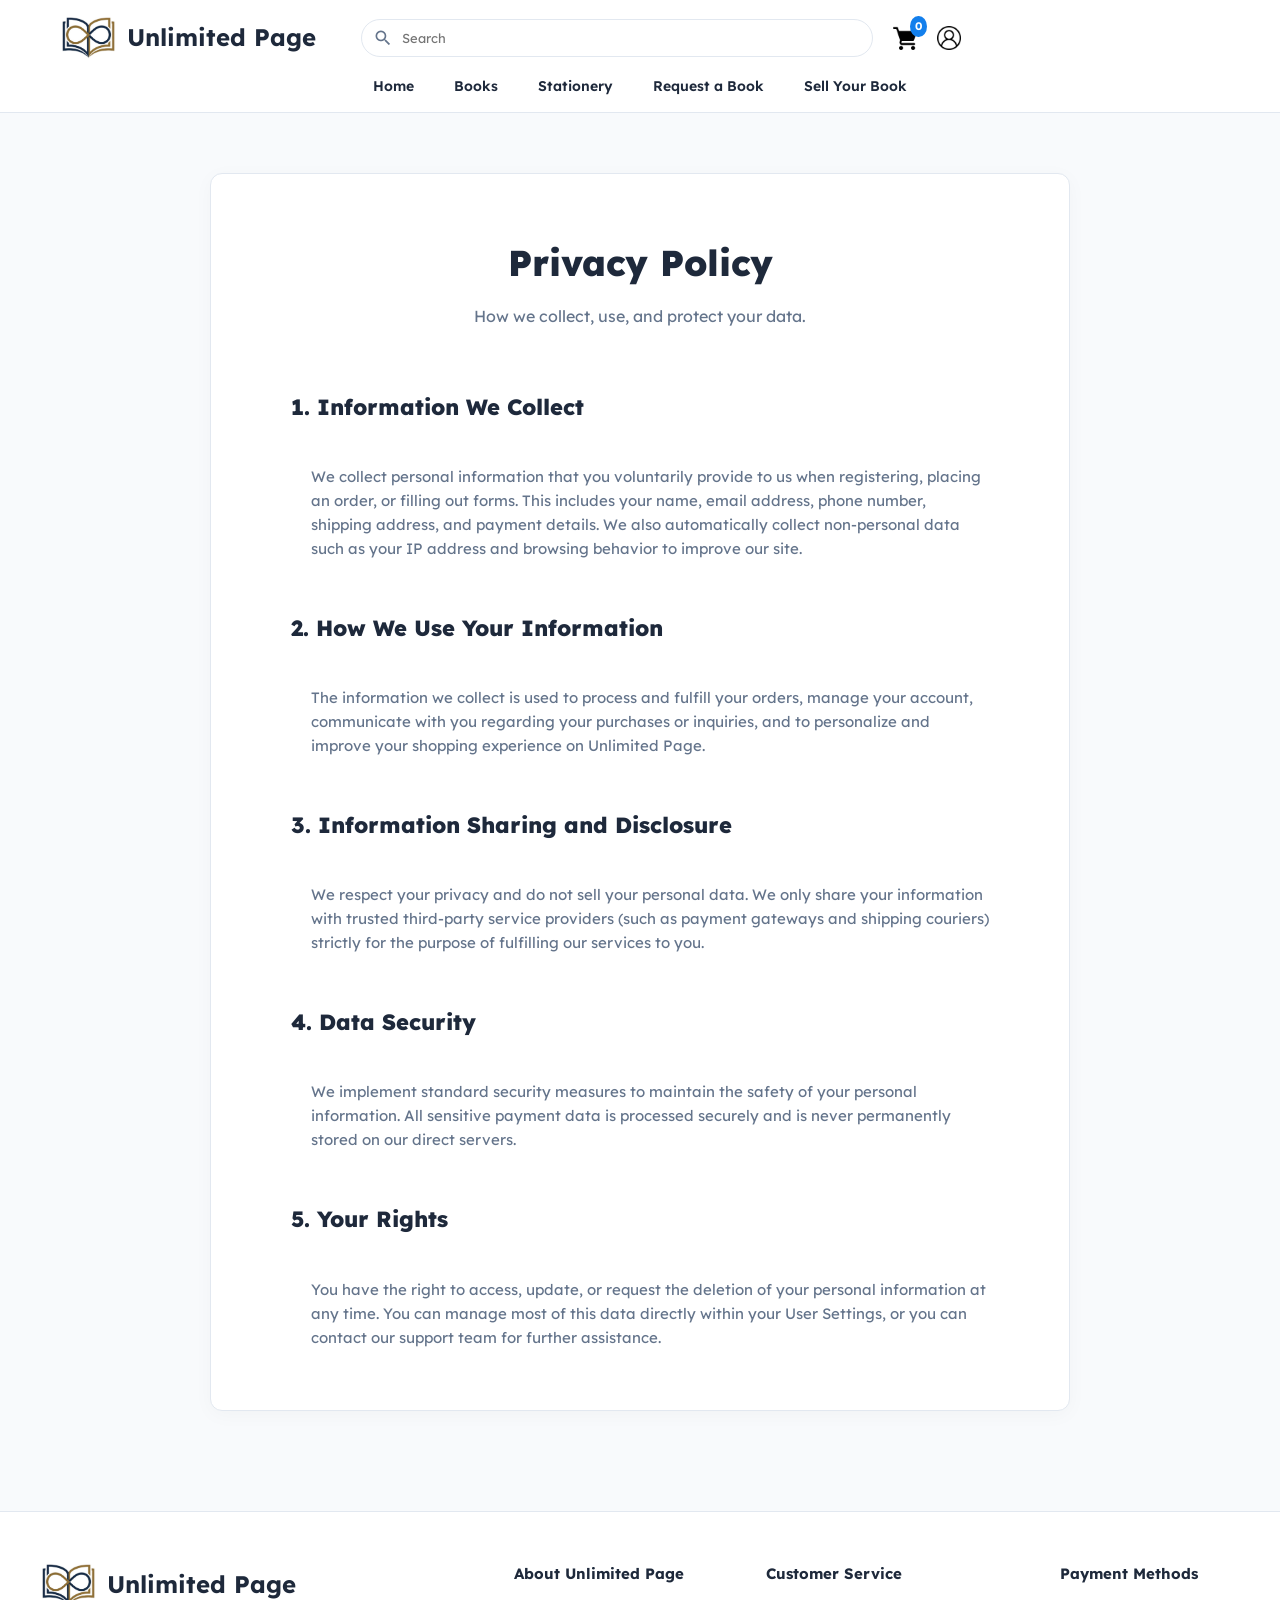
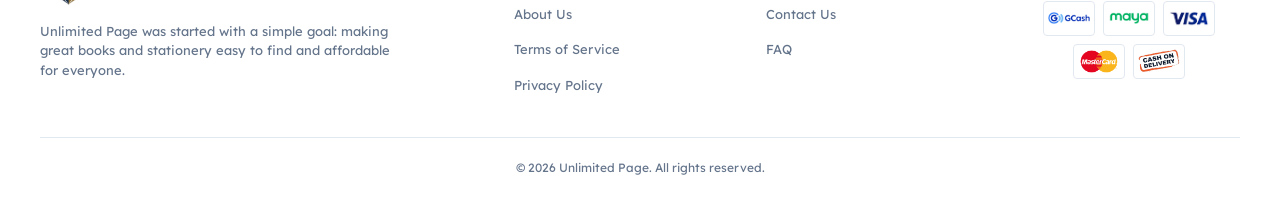
<file: privacy-policy.html>
<!doctype html>
<html lang="en">

<head>
    <meta charset="UTF-8" />
    <meta name="viewport" content="width=device-width, initial-scale=1.0" />
    <title>Unlimited Page - Privacy Policy</title>
    <link href="https://fonts.googleapis.com/icon?family=Material+Icons+Outlined" rel="stylesheet" />
    <link rel="stylesheet" href="css/global-variables.css" />
    <link rel="stylesheet" href="css/layout-structure.css" />
    <link rel="stylesheet" href="css/user-interface-components.css" />
    <link rel="stylesheet" href="css/page-faq.css" />
</head>

<body>
    <header class="main-navigation-header">
        <div class="navigation-top-row">
            <div class="header-logo-section">
                <a href="index.html" class="brand-logo-container">
                    <img src="images/website-logo.jpg" alt="Unlimited Page Logo" class="brand-logo-image" />
                    Unlimited Page
                </a>
            </div>

            <div class="search-and-icons-group">
                <div class="search-input-wrapper">
                    <span class="material-icons-outlined search-input-icon">search</span>
                    <input type="text" class="search-input-field" placeholder="Search" />
                </div>
                <a href="cart.html" class="shopping-cart-button">
                    <img src="images/header-cart-icon.png" alt="Cart"
                        style="width: 24px; height: 24px; object-fit: contain;" />
                    <span class="cart-item-count-badge" id="global-cart-badge">0</span>
                </a>
                <a href="login.html" class="account-button">
                    <img src="images/account-icon.png" alt="Account"
                        style="width: 24px; height: 24px; object-fit: contain;" />
                </a>
            </div>
        </div>

        <nav class="navigation-bottom-row">
            <a href="index.html">Home</a>
            <a href="catalog.html?category=Books">Books</a>
            <a href="catalog.html?category=Stationery">Stationery</a>
            <a href="request-book.html">Request a Book</a>
            <a href="sell-book.html">Sell Your Book</a>
        </nav>
    </header>

    <main class="faq-page-container">
        <div class="faq-content-card">
            <div class="faq-header">
                <h1 class="faq-title">Privacy Policy</h1>
                <p class="faq-subtitle">How we collect, use, and protect your data.</p>
            </div>

            <section class="faq-category">
                <h2 class="faq-category-title">1. Information We Collect</h2>
                <div class="faq-item">
                    <p class="faq-answer">We collect personal information that you voluntarily provide to us when
                        registering, placing an order, or filling out forms. This includes your name, email address,
                        phone number, shipping address, and payment details. We also automatically collect non-personal
                        data such as your IP address and browsing behavior to improve our site.</p>
                </div>
            </section>

            <section class="faq-category">
                <h2 class="faq-category-title">2. How We Use Your Information</h2>
                <div class="faq-item">
                    <p class="faq-answer">The information we collect is used to process and fulfill your orders, manage
                        your account, communicate with you regarding your purchases or inquiries, and to personalize and
                        improve your shopping experience on Unlimited Page.</p>
                </div>
            </section>

            <section class="faq-category">
                <h2 class="faq-category-title">3. Information Sharing and Disclosure</h2>
                <div class="faq-item">
                    <p class="faq-answer">We respect your privacy and do not sell your personal data. We only share your
                        information with trusted third-party service providers (such as payment gateways and shipping
                        couriers) strictly for the purpose of fulfilling our services to you.</p>
                </div>
            </section>

            <section class="faq-category">
                <h2 class="faq-category-title">4. Data Security</h2>
                <div class="faq-item">
                    <p class="faq-answer">We implement standard security measures to maintain the safety of your
                        personal information. All sensitive payment data is processed securely and is never permanently
                        stored on our direct servers.</p>
                </div>
            </section>

            <section class="faq-category">
                <h2 class="faq-category-title">5. Your Rights</h2>
                <div class="faq-item">
                    <p class="faq-answer">You have the right to access, update, or request the deletion of your personal
                        information at any time. You can manage most of this data directly within your User Settings,
                        or you can contact our support team for further assistance.</p>
                </div>
            </section>
        </div>
    </main>

    <footer class="main-footer-container">
        <div class="footer-columns-wrapper">
            <div>
                <a href="index.html" class="brand-logo-container" style="margin-bottom: 10px">
                    <img src="images/website-logo.jpg" alt="Unlimited Page Logo" class="brand-logo-image" />
                    Unlimited Page
                </a>
                <p class="footer-brand-description">
                    Unlimited Page was started with a simple goal: making great books and stationery easy to find and
                    affordable for everyone.
                </p>
            </div>
            <div>
                <h4 class="footer-column-title">About Unlimited Page</h4>
                <ul class="footer-link-list">
                    <li><a href="about.html">About Us</a></li>
                    <li><a href="terms-of-service.html">Terms of Service</a></li>
                    <li><a href="privacy-policy.html">Privacy Policy</a></li>
                </ul>
            </div>
            <div>
                <h4 class="footer-column-title">Customer Service</h4>
                <ul class="footer-link-list">
                    <li><a href="contact.html">Contact Us</a></li>
                    <li><a href="faq.html">FAQ</a></li>
                </ul>
            </div>
            <div>
                <h4 class="footer-column-title" style="text-align: center;">Payment Methods</h4>
                <div class="payment-methods-grid">
                    <img src="images/payment-method/gcash-logo.jpg" alt="GCash" class="payment-logo-image" />
                    <img src="images/payment-method/maya-logo.jpg" alt="Maya" class="payment-logo-image" />
                    <img src="images/payment-method/visa-logo.jpg" alt="Visa" class="payment-logo-image" />
                    <img src="images/payment-method/mastercard-logo.jpg" alt="Mastercard" class="payment-logo-image" />
                    <img src="images/payment-method/cash-on-delivery-logo.jpg" alt="Cash on Delivery"
                        class="payment-logo-image" />
                </div>
            </div>
        </div>
        <div class="footer-copyright">
            <p>© 2026 Unlimited Page. All rights reserved.</p>
        </div>
    </footer>

    <script src="js/product-data.js"></script>
    <script src="js/user-interface-utilities.js"></script>
    <script src="js/shopping-cart-manager.js"></script>
    <script src="js/main-initialization.js"></script>
</body>

</html>
</file>
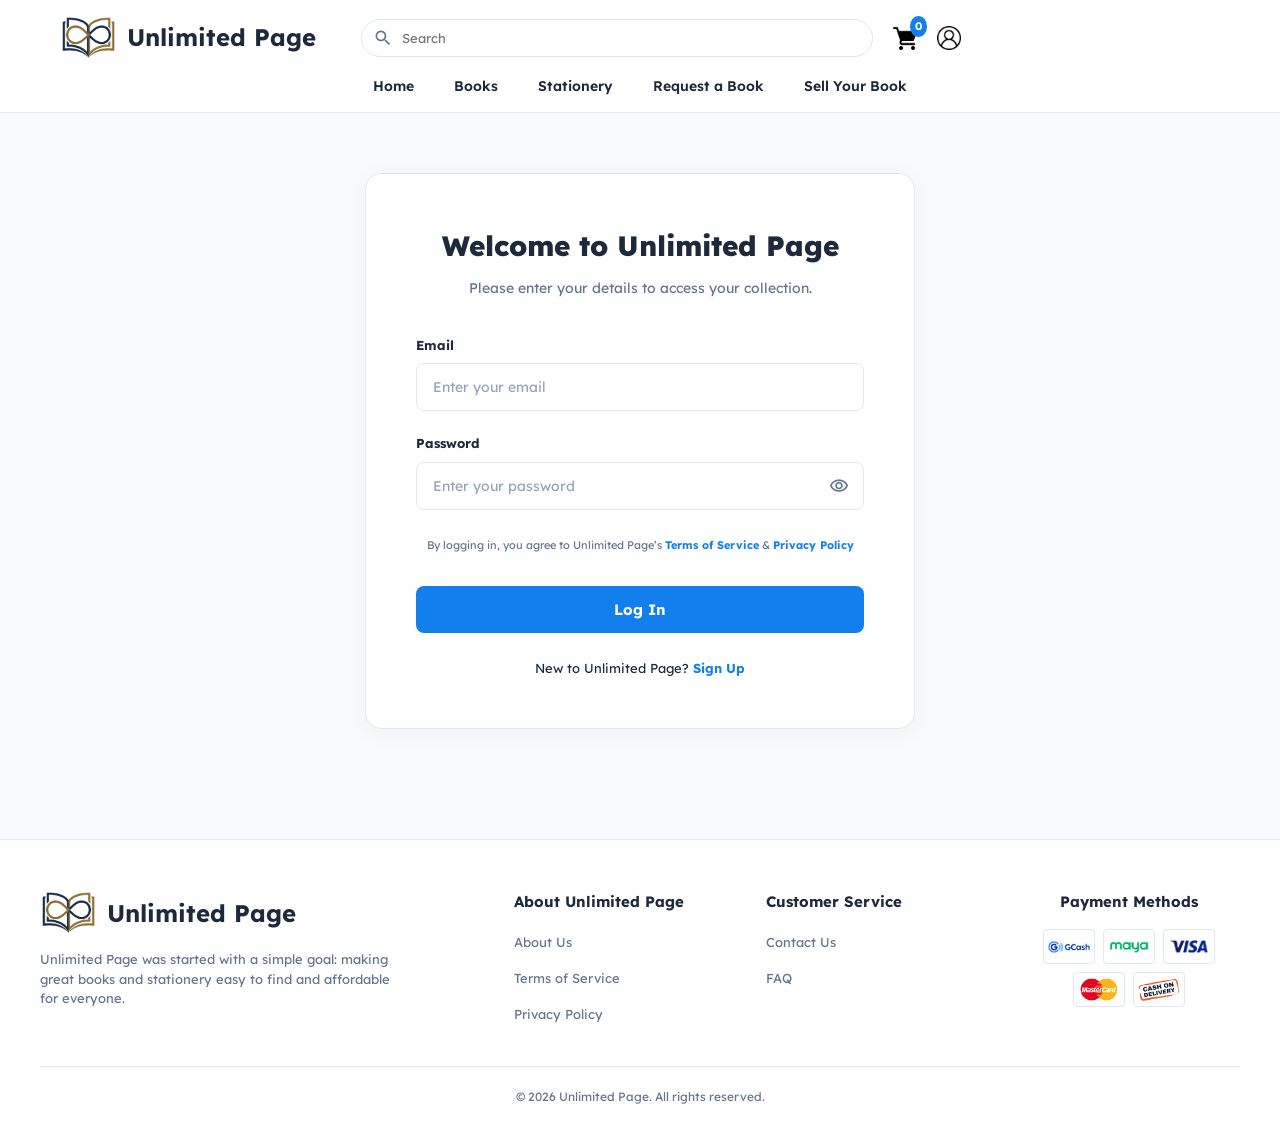
<file: request-book.html>
<!doctype html>
<html lang="en">

<head>
    <meta charset="UTF-8" />
    <meta name="viewport" content="width=device-width, initial-scale=1.0" />
    <title>Unlimited Page - Request a Book</title>
    <link href="https://fonts.googleapis.com/icon?family=Material+Icons+Outlined" rel="stylesheet" />
    <link rel="stylesheet" href="css/global-variables.css" />
    <link rel="stylesheet" href="css/layout-structure.css" />
    <link rel="stylesheet" href="css/user-interface-components.css" />
    <link rel="stylesheet" href="css/page-request.css" />
</head>

<body>
    <header class="main-navigation-header">
        <div class="navigation-top-row">
            <div class="header-logo-section">
                <a href="index.html" class="brand-logo-container">
                    <img src="images/website-logo.jpg" alt="Unlimited Page Logo" class="brand-logo-image" />
                    Unlimited Page
                </a>
            </div>

            <div class="search-and-icons-group">
                <div class="search-input-wrapper">
                    <span class="material-icons-outlined search-input-icon">search</span>
                    <input type="text" class="search-input-field" placeholder="Search" />
                </div>
                <a href="cart.html" class="shopping-cart-button">
                    <img src="images/header-cart-icon.png" alt="Cart"
                        style="width: 24px; height: 24px; object-fit: contain;" />
                    <span class="cart-item-count-badge" id="global-cart-badge">0</span>
                </a>
                <a href="login.html" class="account-button">
                    <img src="images/account-icon.png" alt="Account"
                        style="width: 24px; height: 24px; object-fit: contain;" />
                </a>
            </div>
        </div>

        <nav class="navigation-bottom-row">
            <a href="index.html">Home</a>
            <a href="catalog.html?category=Books">Books</a>
            <a href="catalog.html?category=Stationery">Stationery</a>
            <a href="request-book.html">Request a Book</a>
            <a href="sell-book.html">Sell Your Book</a>
        </nav>
    </header>

    <main class="request-page-container">
        <div class="request-form-card">
            <div class="request-header-text">
                <h1 class="request-title">Request a Book</h1>
                <p class="request-subtitle">
                    Looking for something specific? Let us know, and we'll try to source your educational materials for
                    you.
                </p>
            </div>

            <form id="book-request-form" class="request-form">
                <div class="form-input-group">
                    <label for="book-title" class="form-label">Book Title or ISBN</label>
                    <input type="text" id="book-title" class="form-input"
                        placeholder="Enter the full title of the book or ISBN" required />
                </div>

                <div class="form-input-group">
                    <label for="book-author" class="form-label">Author</label>
                    <input type="text" id="book-author" class="form-input" placeholder="Enter the author's name"
                        required />
                </div>

                <div class="form-input-group">
                    <label for="request-reason" class="form-label">Reason for Request</label>
                    <input type="text" id="request-reason" class="form-input"
                        placeholder="e.g Academic, Personal Interest, or Urgency" required />
                </div>

                <div id="request-success-message"
                    style="display:none; color: var(--success-green-color); text-align: center; margin-top: 15px; font-weight: 600; font-size: 14px; word-break: break-word; overflow-wrap: break-word;">
                </div>
                <button type="submit" class="submit-request-button">Submit Request</button>
            </form>
        </div>
    </main>

    <footer class="main-footer-container">
        <div class="footer-columns-wrapper">
            <div>
                <a href="index.html" class="brand-logo-container" style="margin-bottom: 10px">
                    <img src="images/website-logo.jpg" alt="Unlimited Page Logo" class="brand-logo-image" />
                    Unlimited Page
                </a>
                <p class="footer-brand-description">
                    Unlimited Page was started with a simple goal: making great books and stationery easy to find
                    and affordable for everyone.
                </p>
            </div>
            <div>
                <h4 class="footer-column-title">About Unlimited Page</h4>
                <ul class="footer-link-list">
                    <li><a href="about.html">About Us</a></li>
                    <li><a href="terms-of-service.html">Terms of Service</a></li>
                    <li><a href="privacy-policy.html">Privacy Policy</a></li>
                </ul>
            </div>
            <div>
                <h4 class="footer-column-title">Customer Service</h4>
                <ul class="footer-link-list">
                    <li><a href="contact.html">Contact Us</a></li>
                    <li><a href="faq.html">FAQ</a></li>
                </ul>
            </div>
            <div>
                <h4 class="footer-column-title" style="text-align: center;">Payment Methods</h4>
                <div class="payment-methods-grid">
                    <img src="images/payment-method/gcash-logo.jpg" alt="GCash" class="payment-logo-image" />
                    <img src="images/payment-method/maya-logo.jpg" alt="Maya" class="payment-logo-image" />
                    <img src="images/payment-method/visa-logo.jpg" alt="Visa" class="payment-logo-image" />
                    <img src="images/payment-method/mastercard-logo.jpg" alt="Mastercard" class="payment-logo-image" />
                    <img src="images/payment-method/cash-on-delivery-logo.jpg" alt="Cash on Delivery"
                        class="payment-logo-image" />
                </div>
            </div>
        </div>
        <div class="footer-copyright">
            <p>© 2026 Unlimited Page. All rights reserved.</p>
        </div>
    </footer>

    <script src="js/product-data.js"></script>
    <script src="js/user-interface-utilities.js"></script>
    <script src="js/shopping-cart-manager.js"></script>
    <script src="js/request-handler.js"></script>
    <script src="js/main-initialization.js"></script>
</body>

</html>
</file>
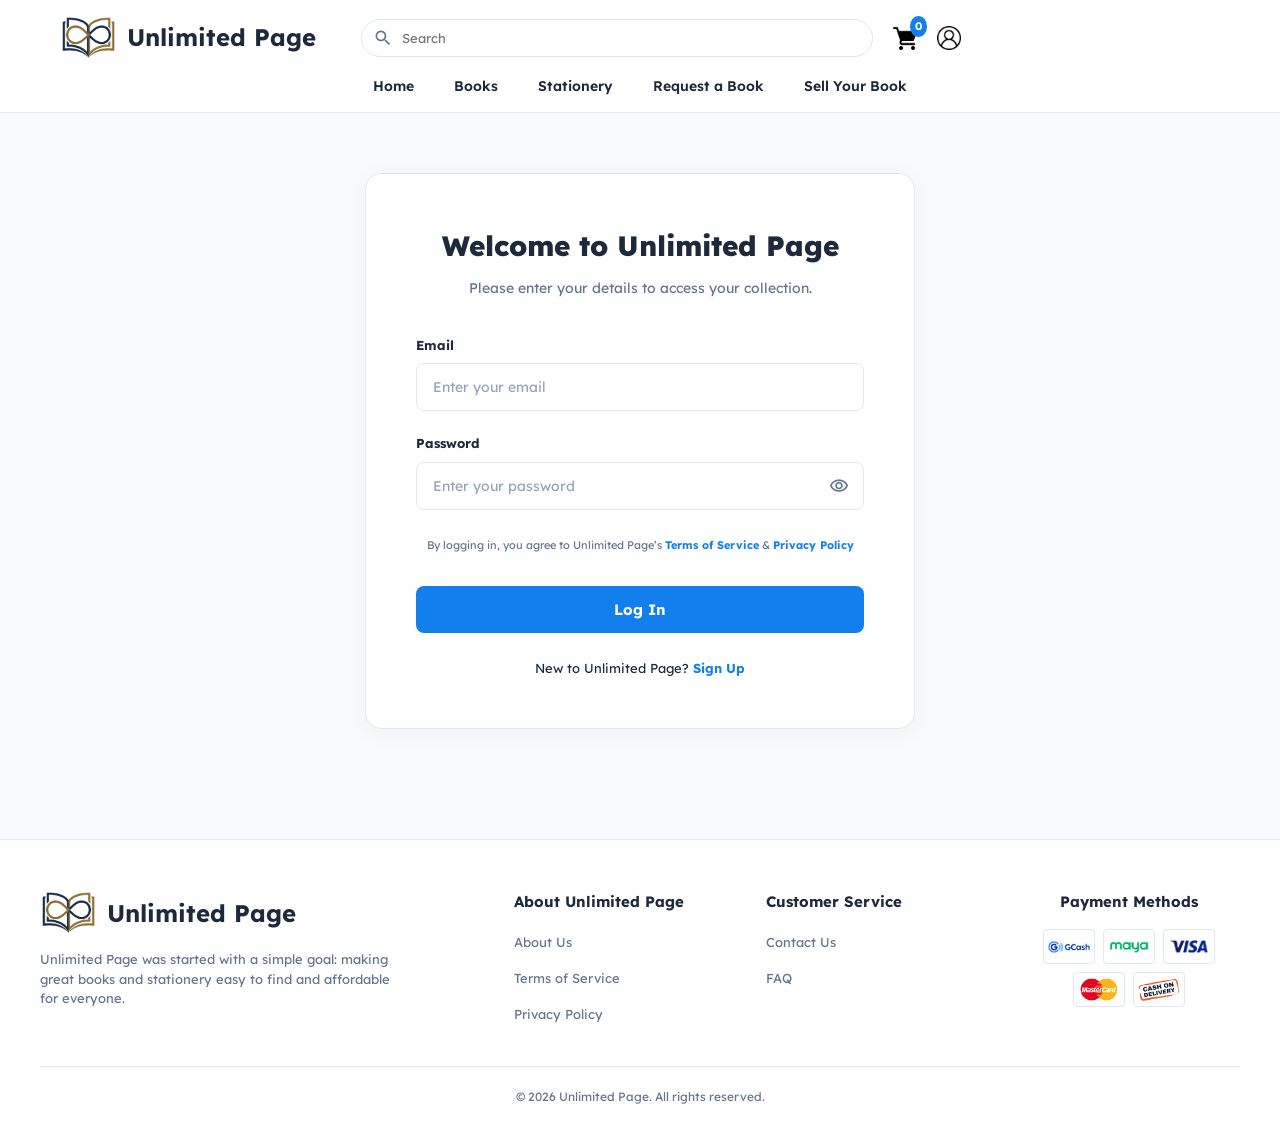
<file: sell-book.html>
<!doctype html>
<html lang="en">

<head>
    <meta charset="UTF-8" />
    <meta name="viewport" content="width=device-width, initial-scale=1.0" />
    <title>Unlimited Page - Sell Your Book</title>
    <link href="https://fonts.googleapis.com/icon?family=Material+Icons+Outlined" rel="stylesheet" />
    <link rel="stylesheet" href="css/global-variables.css" />
    <link rel="stylesheet" href="css/layout-structure.css" />
    <link rel="stylesheet" href="css/user-interface-components.css" />
    <link rel="stylesheet" href="css/page-sell.css" />
</head>

<body>
    <header class="main-navigation-header">
        <div class="navigation-top-row">
            <div class="header-logo-section">
                <a href="index.html" class="brand-logo-container">
                    <img src="images/website-logo.jpg" alt="Unlimited Page Logo" class="brand-logo-image" />
                    Unlimited Page
                </a>
            </div>

            <div class="search-and-icons-group">
                <div class="search-input-wrapper">
                    <span class="material-icons-outlined search-input-icon">search</span>
                    <input type="text" class="search-input-field" placeholder="Search" />
                </div>
                <a href="cart.html" class="shopping-cart-button">
                    <img src="images/header-cart-icon.png" alt="Cart"
                        style="width: 24px; height: 24px; object-fit: contain;" />
                    <span class="cart-item-count-badge" id="global-cart-badge">0</span>
                </a>
                <a href="login.html" class="account-button">
                    <img src="images/account-icon.png" alt="Account"
                        style="width: 24px; height: 24px; object-fit: contain;" />
                </a>
            </div>
        </div>

        <nav class="navigation-bottom-row">
            <a href="index.html">Home</a>
            <a href="catalog.html?category=Books">Books</a>
            <a href="catalog.html?category=Stationery">Stationery</a>
            <a href="request-book.html">Request a Book</a>
            <a href="sell-book.html">Sell Your Book</a>
        </nav>
    </header>

    <main class="sell-page-container">
        <div class="sell-header-text">
            <h1 class="sell-title">Sell Your Books to Us</h1>
            <p class="sell-subtitle">Turn your pre-loved books into cash.</p>
        </div>

        <section class="how-it-works-grid">
            <article class="step-card">
                <div class="step-icon-wrapper">
                    <span class="material-icons-outlined">edit</span>
                </div>
                <h3 class="step-title">1. Submit Details</h3>
                <p class="step-description">Enter your book title and tell us about its condition.</p>
            </article>

            <article class="step-card">
                <div class="step-icon-wrapper">
                    <span class="material-icons-outlined">local_offer</span>
                </div>
                <h3 class="step-title">2. Get a Quote</h3>
                <p class="step-description">Our experts review your submission and provide a fair market appraisal.</p>
            </article>

            <article class="step-card">
                <div class="step-icon-wrapper">
                    <span class="material-icons-outlined">local_shipping</span>
                </div>
                <h3 class="step-title">3. Ship for Free</h3>
                <p class="step-description">Print your prepaid label, pack your books, and send them our way.</p>
            </article>
        </section>

        <div class="appraisal-form-card">
            <h2 class="form-section-title">Book Appraisal Form</h2>

            <form id="book-appraisal-form" class="appraisal-form">

                <div class="form-row-2-column">
                    <div class="form-input-group">
                        <label for="sell-book-title" class="form-label">Book Title or ISBN</label>
                        <input type="text" id="sell-book-title" class="form-input"
                            placeholder="Enter the full title of the book or ISBN" required />
                    </div>

                    <div class="form-input-group">
                        <label for="sell-book-condition" class="form-label">Condition</label>
                        <select id="sell-book-condition" class="form-input" required>
                            <option value="" disabled selected>Select condition</option>
                            <option value="Like New">Like New (No visible wear)</option>
                            <option value="Good">Good (Minor wear, no highlights/tears)</option>
                            <option value="Fair">Fair (Noticeable wear, some markings)</option>
                            <option value="Poor">Poor (Heavy wear, damaged spine)</option>
                        </select>
                    </div>
                </div>

                <div class="form-row-3-column">
                    <div class="upload-container">
                        <label class="form-label text-center">Upload Image (Front)</label>
                        <div class="upload-box">
                            <span class="material-icons-outlined upload-icon">cloud_upload</span>
                            <p class="upload-title">Drag and drop images here</p>
                            <p class="upload-subtitle">or click to browse from your device<br>(Max 10MB, .jpg or .png)
                            </p>
                            <input type="file" class="hidden-file-input" accept="image/png, image/jpeg" required>
                        </div>
                        <div class="upload-preview-container">
                            <img src="" alt="preview" class="upload-preview-thumb">
                            <div class="upload-preview-info">
                                <span class="upload-preview-name">filename.jpg</span>
                                <span class="upload-preview-size">0.0MB</span>
                            </div>
                            <button type="button" class="upload-preview-delete">
                                <img src="images/trash-bin-icon.png" alt="Delete">
                            </button>
                        </div>
                    </div>

                    <div class="upload-container">
                        <label class="form-label text-center">Upload Image (Back)</label>
                        <div class="upload-box">
                            <span class="material-icons-outlined upload-icon">cloud_upload</span>
                            <p class="upload-title">Drag and drop images here</p>
                            <p class="upload-subtitle">or click to browse from your device<br>(Max 10MB, .jpg or .png)
                            </p>
                            <input type="file" class="hidden-file-input" accept="image/png, image/jpeg" required>
                        </div>
                        <div class="upload-preview-container">
                            <img src="" alt="preview" class="upload-preview-thumb">
                            <div class="upload-preview-info">
                                <span class="upload-preview-name">filename.jpg</span>
                                <span class="upload-preview-size">0.0MB</span>
                            </div>
                            <button type="button" class="upload-preview-delete">
                                <img src="images/trash-bin-icon.png" alt="Delete">
                            </button>
                        </div>
                    </div>

                    <div class="upload-container">
                        <label class="form-label text-center">Upload Image (Spine)</label>
                        <div class="upload-box">
                            <span class="material-icons-outlined upload-icon">cloud_upload</span>
                            <p class="upload-title">Drag and drop images here</p>
                            <p class="upload-subtitle">or click to browse from your device<br>(Max 10MB, .jpg or .png)
                            </p>
                            <input type="file" class="hidden-file-input" accept="image/png, image/jpeg" required>
                        </div>
                        <div class="upload-preview-container">
                            <img src="" alt="preview" class="upload-preview-thumb">
                            <div class="upload-preview-info">
                                <span class="upload-preview-name">filename.jpg</span>
                                <span class="upload-preview-size">0.0MB</span>
                            </div>
                            <button type="button" class="upload-preview-delete">
                                <img src="images/trash-bin-icon.png" alt="Delete">
                            </button>
                        </div>
                    </div>
                </div>

                <div class="form-input-group">
                    <label for="sell-book-notes" class="form-label">Additional Notes</label>
                    <textarea id="sell-book-notes" class="form-input form-textarea"
                        placeholder="Mention any specific damage, missing pages, or signatures..."></textarea>
                </div>

                <div class="form-submission-area">
                    <div id="sell-success-message"
                        style="display:none; color: var(--success-green-color); text-align: center; margin-top: 15px; margin-bottom: 15px; font-weight: 600; font-size: 14px;">
                    </div>
                    <button type="submit" class="submit-appraisal-button">Get Appraisal</button>
                </div>
            </form>
        </div>
    </main>

    <footer class="main-footer-container">
        <div class="footer-columns-wrapper">
            <div>
                <a href="index.html" class="brand-logo-container" style="margin-bottom: 10px">
                    <img src="images/website-logo.jpg" alt="Unlimited Page Logo" class="brand-logo-image" />
                    Unlimited Page
                </a>
                <p class="footer-brand-description">
                    Unlimited Page was started with a simple goal: making great books and stationery easy to find
                    and affordable for everyone.
                </p>
            </div>
            <div>
                <h4 class="footer-column-title">About Unlimited Page</h4>
                <ul class="footer-link-list">
                    <li><a href="about.html">About Us</a></li>
                    <li><a href="terms-of-service.html">Terms of Service</a></li>
                    <li><a href="privacy-policy.html">Privacy Policy</a></li>
                </ul>
            </div>
            <div>
                <h4 class="footer-column-title">Customer Service</h4>
                <ul class="footer-link-list">
                    <li><a href="contact.html">Contact Us</a></li>
                    <li><a href="faq.html">FAQ</a></li>
                </ul>
            </div>
            <div>
                <h4 class="footer-column-title" style="text-align: center;">Payment Methods</h4>
                <div class="payment-methods-grid">
                    <img src="images/payment-method/gcash-logo.jpg" alt="GCash" class="payment-logo-image" />
                    <img src="images/payment-method/maya-logo.jpg" alt="Maya" class="payment-logo-image" />
                    <img src="images/payment-method/visa-logo.jpg" alt="Visa" class="payment-logo-image" />
                    <img src="images/payment-method/mastercard-logo.jpg" alt="Mastercard" class="payment-logo-image" />
                    <img src="images/payment-method/cash-on-delivery-logo.jpg" alt="Cash on Delivery"
                        class="payment-logo-image" />
                </div>
            </div>
        </div>
        <div class="footer-copyright">
            <p>© 2026 Unlimited Page. All rights reserved.</p>
        </div>
    </footer>

    <script src="js/product-data.js"></script>
    <script src="js/user-interface-utilities.js"></script>
    <script src="js/shopping-cart-manager.js"></script>
    <script src="js/sell-handler.js"></script>
    <script src="js/main-initialization.js"></script>
</body>

</html>
</file>
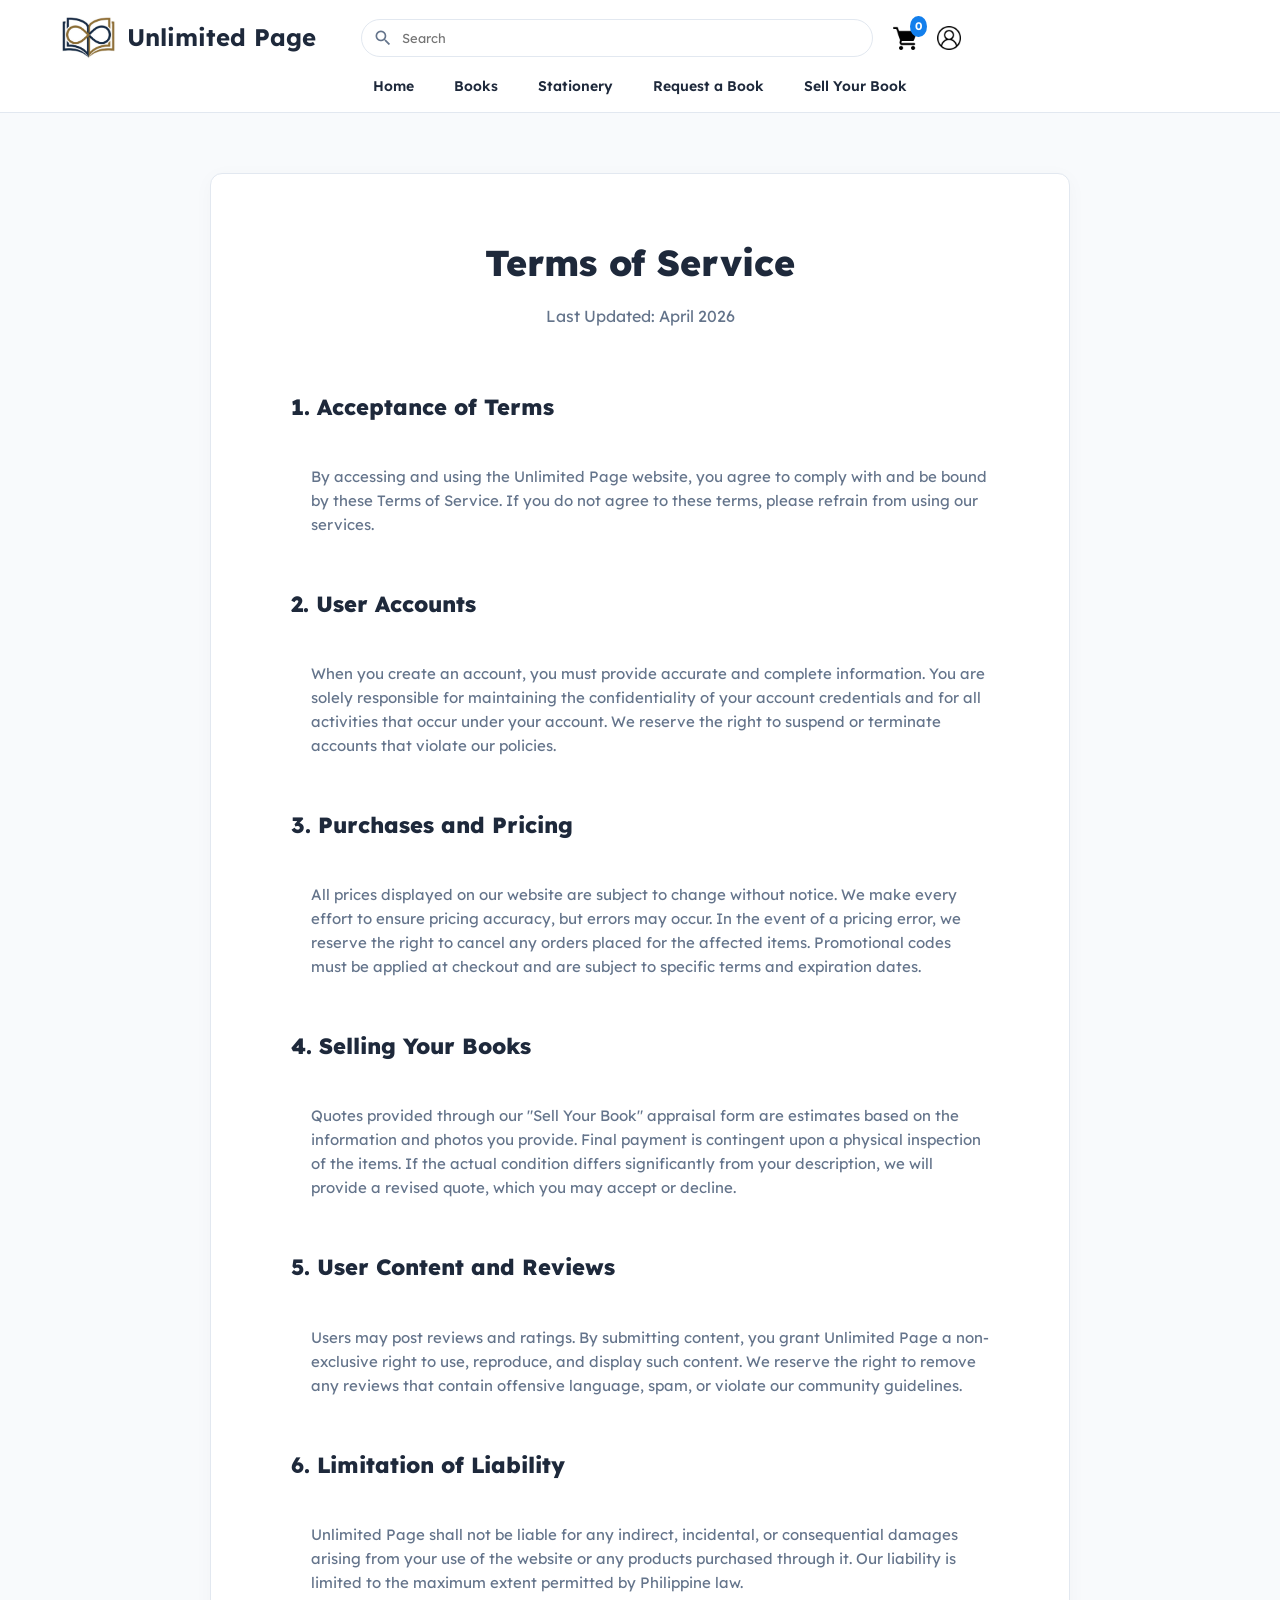
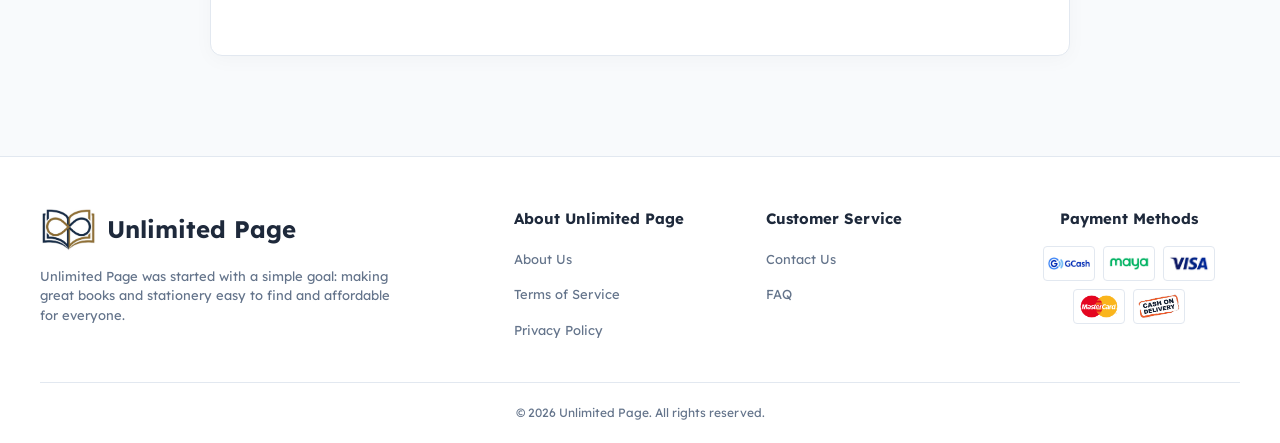
<file: terms-of-service.html>
<!doctype html>
<html lang="en">

<head>
    <meta charset="UTF-8" />
    <meta name="viewport" content="width=device-width, initial-scale=1.0" />
    <title>Unlimited Page - Terms of Service</title>
    <link href="https://fonts.googleapis.com/icon?family=Material+Icons+Outlined" rel="stylesheet" />
    <link rel="stylesheet" href="css/global-variables.css" />
    <link rel="stylesheet" href="css/layout-structure.css" />
    <link rel="stylesheet" href="css/user-interface-components.css" />
    <link rel="stylesheet" href="css/page-faq.css" />
</head>

<body>
    <header class="main-navigation-header">
        <div class="navigation-top-row">
            <div class="header-logo-section">
                <a href="index.html" class="brand-logo-container">
                    <img src="images/website-logo.jpg" alt="Unlimited Page Logo" class="brand-logo-image" />
                    Unlimited Page
                </a>
            </div>

            <div class="search-and-icons-group">
                <div class="search-input-wrapper">
                    <span class="material-icons-outlined search-input-icon">search</span>
                    <input type="text" class="search-input-field" placeholder="Search" />
                </div>
                <a href="cart.html" class="shopping-cart-button">
                    <img src="images/header-cart-icon.png" alt="Cart"
                        style="width: 24px; height: 24px; object-fit: contain;" />
                    <span class="cart-item-count-badge" id="global-cart-badge">0</span>
                </a>
                <a href="login.html" class="account-button">
                    <img src="images/account-icon.png" alt="Account"
                        style="width: 24px; height: 24px; object-fit: contain;" />
                </a>
            </div>
        </div>

        <nav class="navigation-bottom-row">
            <a href="index.html">Home</a>
            <a href="catalog.html?category=Books">Books</a>
            <a href="catalog.html?category=Stationery">Stationery</a>
            <a href="request-book.html">Request a Book</a>
            <a href="sell-book.html">Sell Your Book</a>
        </nav>
    </header>

    <main class="faq-page-container">
        <div class="faq-content-card">
            <div class="faq-header">
                <h1 class="faq-title">Terms of Service</h1>
                <p class="faq-subtitle">Last Updated: April 2026</p>
            </div>

            <section class="faq-category">
                <h2 class="faq-category-title">1. Acceptance of Terms</h2>
                <div class="faq-item">
                    <p class="faq-answer">By accessing and using the Unlimited Page website, you agree to comply with
                        and be bound by these Terms of Service. If you do not agree to these terms, please refrain from
                        using our services.</p>
                </div>
            </section>

            <section class="faq-category">
                <h2 class="faq-category-title">2. User Accounts</h2>
                <div class="faq-item">
                    <p class="faq-answer">When you create an account, you must provide accurate and complete
                        information. You are solely responsible for maintaining the confidentiality of your account
                        credentials and for all activities that occur under your account. We reserve the right to
                        suspend or terminate accounts that violate our policies.</p>
                </div>
            </section>

            <section class="faq-category">
                <h2 class="faq-category-title">3. Purchases and Pricing</h2>
                <div class="faq-item">
                    <p class="faq-answer">All prices displayed on our website are subject to change without notice. We
                        make every effort to ensure pricing accuracy, but errors may occur. In the event of a pricing
                        error, we reserve the right to cancel any orders placed for the affected items. Promotional
                        codes must be applied at checkout and are subject to specific terms and expiration dates.</p>
                </div>
            </section>

            <section class="faq-category">
                <h2 class="faq-category-title">4. Selling Your Books</h2>
                <div class="faq-item">
                    <p class="faq-answer">Quotes provided through our "Sell Your Book" appraisal form are estimates
                        based on the information and photos you provide. Final payment is contingent upon a physical
                        inspection of the items. If the actual condition differs significantly from your description, we
                        will provide a revised quote, which you may accept or decline.</p>
                </div>
            </section>

            <section class="faq-category">
                <h2 class="faq-category-title">5. User Content and Reviews</h2>
                <div class="faq-item">
                    <p class="faq-answer">Users may post reviews and ratings. By submitting content, you grant Unlimited
                        Page a non-exclusive right to use, reproduce, and display such content. We reserve the right to
                        remove any reviews that contain offensive language, spam, or violate our community guidelines.
                    </p>
                </div>
            </section>

            <section class="faq-category">
                <h2 class="faq-category-title">6. Limitation of Liability</h2>
                <div class="faq-item">
                    <p class="faq-answer">Unlimited Page shall not be liable for any indirect, incidental, or
                        consequential damages arising from your use of the website or any products purchased through it.
                        Our liability is limited to the maximum extent permitted by Philippine law.</p>
                </div>
            </section>
        </div>
    </main>

    <footer class="main-footer-container">
        <div class="footer-columns-wrapper">
            <div>
                <a href="index.html" class="brand-logo-container" style="margin-bottom: 10px">
                    <img src="images/website-logo.jpg" alt="Unlimited Page Logo" class="brand-logo-image" />
                    Unlimited Page
                </a>
                <p class="footer-brand-description">
                    Unlimited Page was started with a simple goal: making great books and stationery easy to find and
                    affordable for everyone.
                </p>
            </div>
            <div>
                <h4 class="footer-column-title">About Unlimited Page</h4>
                <ul class="footer-link-list">
                    <li><a href="about.html">About Us</a></li>
                    <li><a href="terms-of-service.html">Terms of Service</a></li>
                    <li><a href="privacy-policy.html">Privacy Policy</a></li>
                </ul>
            </div>
            <div>
                <h4 class="footer-column-title">Customer Service</h4>
                <ul class="footer-link-list">
                    <li><a href="contact.html">Contact Us</a></li>
                    <li><a href="faq.html">FAQ</a></li>
                </ul>
            </div>
            <div>
                <h4 class="footer-column-title" style="text-align: center;">Payment Methods</h4>
                <div class="payment-methods-grid">
                    <img src="images/payment-method/gcash-logo.jpg" alt="GCash" class="payment-logo-image" />
                    <img src="images/payment-method/maya-logo.jpg" alt="Maya" class="payment-logo-image" />
                    <img src="images/payment-method/visa-logo.jpg" alt="Visa" class="payment-logo-image" />
                    <img src="images/payment-method/mastercard-logo.jpg" alt="Mastercard" class="payment-logo-image" />
                    <img src="images/payment-method/cash-on-delivery-logo.jpg" alt="Cash on Delivery"
                        class="payment-logo-image" />
                </div>
            </div>
        </div>
        <div class="footer-copyright">
            <p>© 2026 Unlimited Page. All rights reserved.</p>
        </div>
    </footer>

    <script src="js/product-data.js"></script>
    <script src="js/user-interface-utilities.js"></script>
    <script src="js/shopping-cart-manager.js"></script>
    <script src="js/main-initialization.js"></script>
</body>

</html>
</file>
<file: css/global-variables.css>
/* ==========================================================================
    GLOBAL VARIABLES AND BASE STYLES
   ========================================================================== */

/* Import the primary typography font from Google Fonts */
@import url("https://fonts.googleapis.com/css2?family=Lexend:wght@300;400;500;600;700&display=swap");

/* * Root Variables 
 * Centralized color palette and theme settings for consistency and easy updates.
 * Using descriptive variables prevents hardcoding hex values throughout the CSS.
 */
:root {
    --primary-blue-color: #137fec;
    --primary-blue-hover: #0e5fb0;
    --background-light-color: #f8fafc;
    --surface-white-color: #ffffff;
    --text-dark-color: #1e293b;
    --text-muted-color: #64748b;
    --border-light-color: #e2e8f0;
    --danger-red-color: #ef4444;
    --success-green-color: #10b981;
    --warning-orange-color: #f59e0b;
}

/* * Universal Reset
 * Removes default browser margins/padding and ensures borders/padding 
 * are included in the element's total width/height calculations.
 */
* {
    margin: 0;
    padding: 0;
    box-sizing: border-box;
    font-family: "Lexend", sans-serif;
}

/* Enable smooth scrolling for anchor links across the entire document */
html {
    scroll-behavior: smooth;
}

/* Base typography and background application */
body {
    background-color: var(--background-light-color);
    color: var(--text-dark-color);
    line-height: 1.6;
}

/* Reset default anchor tag behaviors */
a {
    text-decoration: none;
    color: inherit;
}

/* Remove default bullet points from all unordered lists */
ul {
    list-style: none;
}

/* Fix WebKit autofill default blue background */
.form-input:-webkit-autofill,
.form-input:-webkit-autofill:hover, 
.form-input:-webkit-autofill:focus, 
.form-input:-webkit-autofill:active {
    -webkit-box-shadow: 0 0 0 30px var(--surface-white-color) inset !important;
    -webkit-text-fill-color: var(--text-dark-color) !important;
    transition: background-color 5000s ease-in-out 0s;
}

/* Mobile responsive adjustment for the body */
@media (max-width: 768px) {
    body {
        padding-bottom: 0px;
    }
}
</file>
<file: css/layout-structure.css>
/* ==========================================================================
    GLOBAL LAYOUT STRUCTURE
    Controls the main architectural components: Header, Navigation, and Footer.
   ========================================================================== */

/* --- Header & Navigation --- */
.main-navigation-header {
    background-color: var(--surface-white-color);
    border-bottom: 1px solid var(--border-light-color);
    position: sticky;
    top: 0;
    z-index: 1000;
    transition: transform 0.2s ease-in-out;
}

.main-navigation-header.header-hidden {
    transform: translateY(-100%);
}

.navigation-top-row {
    max-width: 1200px;
    margin: 0 auto;
    padding: 15px 20px;
    display: grid;
    grid-template-columns: 1fr auto 0.86fr;
    align-items: center;
}

.header-logo-section {
    justify-self: start;
}

.brand-logo-container {
    display: flex;
    align-items: center;
    gap: 10px;
    font-size: 24px;
    font-weight: 700;
    color: var(--text-dark-color);
    text-decoration: none;
    white-space: nowrap;
}

.brand-logo-image {
    height: 45px;
    width: auto;
    object-fit: contain;
}

/* --- Middle Section: Search + Icons Group --- */
.search-and-icons-group {
    display: flex;
    align-items: center;
    gap: 20px;
    justify-self: center;
    width: 600px;
}

.search-input-wrapper {
    flex-grow: 1;
    position: relative;
}

.search-input-field {
    width: 100%;
    padding: 10px 15px 10px 40px;
    border-radius: 20px;
    border: 1px solid var(--border-light-color);
    background-color: var(--surface-white-color);
    transition: all 0.3s;
    font-size: 13px;
    outline: none;
}

.search-input-field:focus {
    border-color: var(--primary-blue-color);
    background-color: var(--surface-white-color);
}

.search-input-icon {
    position: absolute;
    left: 12px;
    top: 50%;
    transform: translateY(-50%);
    color: var(--text-muted-color);
    font-size: 20px;
}

.shopping-cart-button,
.account-button {
    position: relative;
    background: none;
    border: none;
    cursor: pointer;
    font-size: 24px;
    color: var(--text-muted-color);
    flex-shrink: 0;
    text-decoration: none;
    display: flex;
    align-items: center;
    transition: color 0.2s;
}

.shopping-cart-button:hover,
.account-button:hover {
    color: var(--primary-blue-color);
}

.cart-item-count-badge {
    position: absolute;
    top: -10px;
    right: -10px;
    background-color: var(--primary-blue-color);
    color: var(--surface-white-color);
    font-size: 11px;
    font-weight: bold;
    border-radius: 50%;
    padding: 2px 5px;
}

/* Navigation Links (Bottom Row) */
.navigation-bottom-row {
    max-width: 1200px;
    margin: 0 auto;
    padding: 0 20px 15px;
    display: flex;
    justify-content: center;
    gap: 40px;
    font-weight: 600;
    font-size: 14px;
}

.navigation-bottom-row a {
    color: var(--text-dark-color);
    transition: color 0.2s;
    text-decoration: none;
}

.navigation-bottom-row a:hover {
    color: var(--primary-blue-color);
}

/* --- Static Hero Banner Section --- */
.hero-banner-section {
    max-width: 980px;
    margin: 30px auto;
    display: flex;
    justify-content: center;
}

.hero-static-image {
    width: 100%;
    height: auto;
    max-height: 450px;
    object-fit: contain;
    display: block;
}

/* ==========================================================================
    GLOBAL FOOTER
   ========================================================================== */

.main-footer-container {
    background-color: var(--surface-white-color);
    border-top: 1px solid var(--border-light-color);
    padding: 50px 20px 20px;
    margin-top: 50px;
}

.footer-columns-wrapper {
    max-width: 1200px;
    margin: 0 auto;
    display: grid;
    grid-template-columns: 2fr 1fr 1fr 1fr;
    gap: 30px;
    margin-bottom: 30px;
}

.footer-brand-description {
    color: var(--text-muted-color);
    font-size: 13px;
    margin-top: 15px;
    max-width: 350px;
    line-height: 1.5;
}

.footer-column-title {
    font-size: 15px;
    font-weight: 700;
    margin-bottom: 15px;
}

.footer-link-list {
    list-style: none;
    padding: 0;
    margin: 0;
}

.footer-link-list li {
    margin-bottom: 10px;
}

.footer-link-list a {
    font-size: 13px;
    color: var(--text-muted-color);
    text-decoration: none;
    transition: color 0.2s;
}

.footer-link-list a:hover {
    color: var(--primary-blue-color);
}

.payment-methods-grid {
    display: flex;
    flex-wrap: wrap;
    justify-content: center;
    gap: 8px;
    width: 172px;
    margin: 0 auto;
}

.payment-logo-image {
    height: 35px;
    width: 52px;
    border: 1px solid var(--border-light-color);
    border-radius: 4px;
    padding: 4px;
    background-color: white;
    object-fit: contain;
}

.footer-copyright {
    max-width: 1200px;
    margin: 0 auto;
    padding-top: 20px;
    border-top: 1px solid var(--border-light-color);
    text-align: center;
    color: var(--text-muted-color);
    font-size: 12px;
}

/* --- Layout Responsive Styles --- */
@media (max-width: 992px) {
    .footer-columns-wrapper {
        grid-template-columns: repeat(2, 1fr);
        gap: 30px;
    }

    /* Shrink the middle container slightly on iPads to prevent overlap */
    .search-and-icons-group {
        width: 100%;
    }
}

/* --- Mobile Ready Header Defaults --- */
.mobile-left-actions,
.mobile-search-row,
.mobile-navigation-sidebar,
.mobile-navigation-backdrop {
    display: none;
}

@media (max-width: 768px) {

    /* 1. Transform Top Row into 4-button layout */
    .navigation-top-row {
        display: flex !important;
        flex-direction: row !important;
        justify-content: space-between !important;
        align-items: center !important;
        gap: 0 !important;
        padding: 10px 15px !important;
    }

    /* 2. Left Side: Hamburger ONLY */
    .mobile-left-actions {
        display: flex;
        flex: 1;
        justify-content: flex-start;
    }

    .mobile-header-btn {
        background: none;
        border: none;
        color: var(--text-dark-color);
        font-size: 26px;
        padding: 0;
        cursor: pointer;
        display: flex;
        align-items: center;
        justify-content: center;
    }

    /* 3. Center: Logo & Name */
    .header-logo-section {
        flex: 2;
        /* Given more space so the name doesn't get squished */
        display: flex;
        justify-content: center;
        white-space: nowrap;
    }

    .brand-logo-container {
        font-size: 15px !important;
        /* Scaled slightly to ensure it fits on small phones */
        gap: 6px;
    }

    .brand-logo-image {
        height: 28px !important;
    }

    /* 4. Right Side: Cart & Account */
    .search-and-icons-group {
        width: auto !important;
        flex: 1;
        justify-content: flex-end !important;
        gap: 12px !important;
    }

    /* Hide Desktop elements */
    .search-and-icons-group .search-input-wrapper {
        display: none !important;
    }

    .navigation-bottom-row {
        display: none !important;
    }

    /* 5. Permanent Mobile Search Row */
    .mobile-search-row {
        display: block;
        padding: 0 15px 12px 15px;
        background-color: var(--surface-white-color);
    }

    .mobile-search-row .search-input-field {
        width: 100%;
    }

    .hero-banner-section {
        position: relative;
        display: block;
        padding: 0;
        margin: 10px 0 30px 0;
    }

    .hero-static-image {
        height: auto;
        width: 100%;
        object-fit: contain;
    }

    /* Footer stacking adjustments */
    .footer-columns-wrapper {
        grid-template-columns: 1fr;
    }

    .footer-brand-description {
        max-width: 100%;
    }

    /* --- Interactive Mobile Elements --- */
    .mobile-navigation-backdrop {
        display: block;
        position: fixed;
        top: 0;
        left: 0;
        width: 100%;
        height: 100%;
        background: rgba(0, 0, 0, 0.5);
        z-index: 2000;
        opacity: 0;
        pointer-events: none;
        transition: opacity 0.3s ease;
    }

    .mobile-navigation-backdrop.open {
        opacity: 1;
        pointer-events: auto;
    }

    .mobile-navigation-sidebar {
        display: flex;
        flex-direction: column;
        position: fixed;
        top: 0;
        left: -280px;
        width: 280px;
        height: 100%;
        background: var(--surface-white-color);
        z-index: 2001;
        box-shadow: 4px 0 15px rgba(0, 0, 0, 0.1);
        transition: left 0.3s ease;
    }

    .mobile-navigation-sidebar.open {
        left: 0;
    }

    .mobile-navigation-header-top {
        display: flex;
        justify-content: space-between;
        align-items: center;
        padding: 20px;
        border-bottom: 1px solid var(--border-light-color);
    }

    .mobile-navigation-links-container {
        display: flex;
        flex-direction: column;
    }

    .mobile-navigation-links-container a {
        padding: 18px 20px;
        color: var(--text-dark-color);
        font-weight: 600;
        font-size: 15px;
        text-decoration: none;
        border-bottom: 1px solid var(--background-light-color);
    }
}
</file>
<file: css/user-interface-components.css>
/* ==========================================================================
    USER INTERFACE COMPONENTS
    Global utility UI modules such as floating buttons, toast notifications, 
    and custom modal dialogues.
   ========================================================================== */

/* --- Toast Notification Banner --- */
/* Transient pop-up messages centered on the screen */
.custom-notification-toast {
    position: fixed;
    top: 50%;
    left: 50%;
    transform: translate(-50%, -50%);
    background-color: rgba(51, 51, 51, 0.9);
    color: #ffffff;
    padding: 15px 25px;
    border-radius: 5px;
    box-shadow: 0 4px 15px rgba(0, 0, 0, 0.3);
    z-index: 3000;
    font-size: 16px;
    cursor: pointer;
    text-align: center;
    width: max-content;
    max-width: 90%;
}

/* --- Custom Modal Dialog System --- */

/* Semi-transparent backdrop to obscure the rest of the application */
.custom-modal-overlay {
    position: fixed;
    top: 0;
    left: 0;
    width: 100%;
    height: 100%;
    background-color: rgba(0, 0, 0, 0.5);
    display: flex;
    justify-content: center;
    align-items: center;
    z-index: 2000;
}

/* Container defining the modal popup box dimensions and style */
.custom-modal-box {
    background-color: #ffffff;
    padding: 30px 20px;
    border-radius: 8px;
    box-shadow: 0 4px 15px rgba(0, 0, 0, 0.2);
    text-align: center;
    max-width: 480px;
    width: 95%; /* Adjusts dynamically on smaller viewports */
}

/* Basic dismiss button */
.custom-modal-close-button {
    margin-top: 20px;
    padding: 10px 20px;
    background-color: #007bff;
    color: #ffffff;
    border: none;
    border-radius: 4px;
    cursor: pointer;
    font-size: 16px;
}

.custom-modal-close-button:hover {
    background-color: #0056b3;
}

/* Modal layout grouping for positive/negative actions (e.g., Delete Confirmation) */
.custom-modal-button-group {
    display: flex;
    justify-content: center;
    gap: 15px;
    margin-top: 25px;
}

/* Action button for dismissing a modal without side effects */
.custom-modal-cancel-button {
    padding: 10px 20px;
    background-color: var(--border-light-color);
    color: var(--text-dark-color);
    border: none;
    border-radius: 4px;
    cursor: pointer;
    font-size: 14px;
    font-weight: 600;
}

.custom-modal-cancel-button:hover {
    background-color: #cbd5e1;
}

/* Action button strictly styled for critical actions (e.g., "Remove Item") */
.custom-modal-confirm-button {
    padding: 10px 20px;
    background-color: var(--danger-red-color);
    color: #ffffff;
    border: none;
    border-radius: 4px;
    cursor: pointer;
    font-size: 14px;
    font-weight: 600;
}

.custom-modal-confirm-button:hover {
    background-color: #dc2626;
}
</file>
<file: css/page-catalog.css>
/* ==========================================================================
    CATALOG PAGE (Product Grid, Product Cards)
    Handles the product listings, filters sidebar, and pagination controls.
   ========================================================================== */

.section-container {
    max-width: 1200px;
    margin: 60px auto;
    padding: 0 20px;
}

.section-title-wrapper {
    margin-bottom: 20px;
    display: flex;
    justify-content: space-between;
    align-items: flex-end;
}

.section-title {
    font-size: 24px;
    font-weight: 700;
}

.section-subtitle {
    color: var(--text-muted-color);
    font-size: 12px;
    margin-top: 4px;
}

.view-all-link {
    color: var(--primary-blue-color);
    font-weight: 600;
    font-size: 13px;
    display: flex;
    align-items: center;
    gap: 4px;
    white-space: nowrap;
    flex-shrink: 0;
}

.product-grid-layout {
    display: grid;
    grid-template-columns: repeat(auto-fill, minmax(190px, 1fr));
    gap: 20px;
}

/* --- Product Cards --- */
.product-card-container {
    background-color: var(--surface-white-color);
    border: 1px solid var(--border-light-color);
    border-radius: 10px;
    overflow: hidden;
    display: flex;
    flex-direction: column;
    transition: box-shadow 0.2s ease;
}

.product-card-container:hover {
    box-shadow: 0 8px 16px rgba(0, 0, 0, 0.05);
}

.product-image-wrapper {
    height: 240px;
    background-color: #f1f5f9;
    display: flex;
    justify-content: center;
    align-items: center;
    padding: 15px;
    position: relative;
}

.product-image {
    max-width: 100%;
    max-height: 100%;
    object-fit: contain;
    border-radius: 4px;
    box-shadow: 0 4px 6px rgba(0, 0, 0, 0.1);
}

.product-details-wrapper {
    padding: 15px;
    display: flex;
    flex-direction: column;
    flex-grow: 1;
}

.product-title {
    font-size: 15px;
    font-weight: 700;
    margin-bottom: 4px;
    line-height: 1.3;
}

.product-author-brand {
    color: var(--text-muted-color);
    font-size: 11px;
    margin-bottom: 8px;
}

.product-stats-container {
    display: flex;
    justify-content: space-between;
    font-size: 11px;
    font-weight: 600;
    margin-bottom: 10px;
}

.stat-sold {
    color: var(--primary-blue-color);
}

.stat-stock {
    color: var(--success-green-color);
}

.product-price-and-action {
    display: flex;
    flex-direction: column;
    gap: 10px;
    border-top: 1px solid var(--border-light-color);
    padding-top: 12px;
}

.product-price {
    font-size: 18px;
    font-weight: 700;
    color: var(--text-dark-color);
}

.add-to-cart-button {
    background-color: var(--primary-blue-color);
    color: var(--surface-white-color);
    border: none;
    padding: 8px 12px;
    border-radius: 6px;
    font-weight: 600;
    font-size: 12px;
    cursor: pointer;
    display: flex;
    align-items: center;
    justify-content: center;
    gap: 6px;
    transition: background-color 0.2s ease;
    width: 100%;
}

.add-to-cart-button:hover {
    background-color: var(--primary-blue-hover);
}


/* ==========================================================================
    CATALOG PAGE (Sidebar, Filters, Pagination)
   ========================================================================== */

.catalog-layout-container {
    display: flex;
    gap: 30px;
    max-width: 1200px;
    margin: 40px auto;
    padding: 0 20px;
}

.catalog-sidebar-filter {
    width: 220px;
    flex-shrink: 0;
}

.filter-section-title {
    font-size: 13px;
    color: var(--text-muted-color);
    text-transform: uppercase;
    margin-bottom: 12px;
    font-weight: 700;
}

.filter-options-list li {
    padding: 8px 0;
    font-size: 14px;
    color: var(--text-muted-color);
    cursor: pointer;
    transition: color 0.2s;
}

.filter-options-list li:hover,
.filter-options-list li.active-filter {
    color: var(--primary-blue-color);
    font-weight: 700;
}

.catalog-main-content {
    flex-grow: 1;
}

/* --- Price Range Styling --- */
.price-filter-container {
    display: grid;
    /* 3 Columns: Input, Hyphen, Input */
    grid-template-columns: 1fr auto 1fr;
    gap: 10px 8px;
    /* 10px row gap, 8px column gap */
    align-items: center;
    margin-bottom: 15px;
}

.price-separator {
    color: var(--text-muted-color);
    font-weight: 700;
    text-align: center;
}

.price-range-input {
    width: 100%;
    padding: 8px;
    border: 1px solid var(--border-light-color);
    border-radius: 6px;
    font-family: inherit;
    font-size: 13px;
    outline: none;
    transition: border-color 0.2s;
    -moz-appearance: textfield;
    /* Hides arrows in Firefox */
}

.price-range-input:focus {
    border-color: var(--primary-blue-color);
}

/* Hides arrows in Webkit browsers (Chrome, Safari, Edge) */
.price-range-input::-webkit-outer-spin-button,
.price-range-input::-webkit-inner-spin-button {
    -webkit-appearance: none;
    margin: 0;
}

.button-apply,
.button-reset {
    width: 100%;
    /* Fills the grid column perfectly */
    border: none;
    padding: 8px;
    border-radius: 6px;
    font-weight: 600;
    font-size: 12px;
    cursor: pointer;
    transition: background-color 0.2s;
}

.button-apply {
    background-color: var(--primary-blue-color);
    color: var(--surface-white-color);
}

.button-apply:hover {
    background-color: var(--primary-blue-hover);
}

.button-reset {
    background-color: var(--border-light-color);
    color: var(--text-dark-color);
}

.button-reset:hover {
    background-color: #cbd5e1;
}


/* --- Pagination Elements --- */
.pagination-container {
    display: flex;
    justify-content: center;
    align-items: center;
    gap: 8px;
    margin-top: 40px;
    padding-top: 20px;
    border-top: 1px solid var(--border-light-color);
}

.page-button {
    width: 36px;
    height: 36px;
    display: flex;
    align-items: center;
    justify-content: center;
    border-radius: 6px;
    border: 1px solid var(--border-light-color);
    background: var(--surface-white-color);
    color: var(--text-muted-color);
    cursor: pointer;
    font-weight: 600;
    font-size: 14px;
    transition: all 0.2s;
}

.page-button:hover:not(:disabled) {
    background: var(--background-light-color);
    color: var(--primary-blue-color);
    border-color: var(--primary-blue-color);
}

.page-button.active {
    background: var(--primary-blue-color);
    color: var(--surface-white-color);
    border-color: var(--primary-blue-color);
}

.page-button:disabled {
    opacity: 0.4;
    cursor: not-allowed;
}

/* --- Desktop Hidden Elements --- */
.mobile-filter-button,
.mobile-filter-header,
.filter-backdrop {
    display: none;
}

/* --- Catalog Responsive Styles --- */
@media (max-width: 992px) {
    .catalog-layout-container {
        flex-direction: column;
    }

    /* Reveal the mobile filter button */
    .mobile-filter-button {
        display: flex;
        align-items: center;
        gap: 6px;
        background-color: var(--surface-white-color);
        border: 1px solid var(--border-light-color);
        padding: 8px 14px;
        border-radius: 6px;
        font-weight: 600;
        font-size: 13px;
        color: var(--text-dark-color);
        cursor: pointer;
        transition: background-color 0.2s;
    }

    .mobile-filter-button:hover {
        background-color: var(--background-light-color);
    }

    /* Convert sidebar into a fixed slide-out menu */
    .catalog-sidebar-filter {
        position: fixed;
        top: 0;
        left: -320px;
        /* Hide off-screen */
        width: 300px;
        height: 100vh;
        background-color: var(--surface-white-color);
        z-index: 3000;
        padding: 20px;
        overflow-y: auto;
        transition: left 0.3s ease;
        display: block;
        box-shadow: 4px 0 15px rgba(0, 0, 0, 0.1);
    }

    .catalog-sidebar-filter.open {
        left: 0;
    }

    /* Show the filter header inside the slide-out */
    .mobile-filter-header {
        display: flex;
        justify-content: space-between;
        align-items: center;
        margin-bottom: 25px;
        padding-bottom: 15px;
        border-bottom: 1px solid var(--border-light-color);
    }

    .mobile-filter-header h3 {
        font-size: 18px;
        font-weight: 700;
    }

    .close-filter-button {
        background: none;
        border: none;
        color: var(--text-muted-color);
        cursor: pointer;
        display: flex;
    }

    /* Dim the background when menu is open */
    .filter-backdrop {
        display: block;
        position: fixed;
        top: 0;
        left: 0;
        width: 100vw;
        height: 100vh;
        background: rgba(0, 0, 0, 0.5);
        z-index: 2999;
        opacity: 0;
        pointer-events: none;
        transition: opacity 0.3s ease;
    }

    .filter-backdrop.open {
        opacity: 1;
        pointer-events: auto;
    }
}

@media (max-width: 768px) {
    .catalog-sidebar-filter {
        grid-template-columns: 1fr;
        gap: 20px;
    }

    /* Keeps the standard grid for the main Catalog page */
    .product-grid-layout {
        grid-template-columns: repeat(auto-fill, minmax(160px, 1fr));
        gap: 15px;
    }

    /* --- NEW CODE: Horizontal scroll for Homepage sections --- */
    .section-container .product-grid-layout {
        display: flex;
        flex-wrap: nowrap;
        overflow-x: auto;
        scroll-snap-type: x mandatory;
        -webkit-overflow-scrolling: touch;
        /* Enables smooth momentum scrolling on iOS */
        padding-bottom: 15px;
        /* Adds space so card box-shadows don't get clipped */
        scrollbar-width: none;
        /* Hides the scrollbar in Firefox for a cleaner look */
    }

    /* Hides the scrollbar in Chrome, Safari, and Edge */
    .section-container .product-grid-layout::-webkit-scrollbar {
        display: none;
    }

    /* Forces the cards to maintain their width and snap cleanly into view */
    .section-container .product-card-container {
        flex: 0 0 160px;
        scroll-snap-align: start;
    }

    /* --------------------------------------------------------- */

    .product-image-wrapper {
        height: 200px;
    }
}
</file>
<file: css/page-about.css>
/* ==========================================================================
    ABOUT US PAGE STYLES
    Handles the presentation of the company mission, values, and hero banner.
    ========================================================================== */

/* --- Hero Banner Section --- */
/* Uses a linear gradient overlay to ensure text remains readable against the background image */
.about-hero-section {
    background-image:
        linear-gradient(rgba(19, 31, 51, 0.4), rgba(19, 31, 51, 0.55)),
        url("../images/our-story-background.jpg");
    background-size: cover;
    background-position: center;
    padding: 120px 20px;
    border-bottom: 1px solid var(--border-light-color);
    text-align: center;
}

.about-hero-title {
    font-size: 54px;
    font-weight: 700;
    margin-bottom: 20px;
    color: var(--surface-white-color);
}

.about-hero-subtitle {
    font-size: 20px;
    color: #f1f5f9;
    max-width: 800px;
    margin: 0 auto;
    line-height: 1.6;
}

/* --- Mission Statement Section --- */
/* Flexbox layout to sit image and text side-by-side on larger screens */
.about-mission-section {
    max-width: 1200px;
    margin: 80px auto;
    padding: 0 20px;
    display: flex;
    gap: 60px;
    align-items: center;
}

.about-mission-image {
    flex: 1;
}

.about-mission-image img {
    width: 100%;
    border-radius: 12px;
    box-shadow: 0 10px 30px rgba(0, 0, 0, 0.1);
}

.about-mission-content {
    flex: 1;
}

/* Small label above the main mission title */
.mission-badge {
    background-color: #e0f2fe;
    color: var(--primary-blue-color);
    padding: 6px 14px;
    border-radius: 20px;
    font-size: 20px;
    font-weight: 700;
}

.mission-title {
    font-size: 42px;
    font-weight: 700;
    margin: 25px 0;
    line-height: 1.2;
}

.mission-text {
    color: var(--text-muted-color);
    font-size: 18px;
    margin-bottom: 20px;
    line-height: 1.7;
}

/* --- Core Values Section --- */
.about-values-section {
    background-color: #f1f5f9;
    padding: 100px 20px;
    text-align: center;
}

.values-title {
    font-size: 36px;
    font-weight: 700;
    margin-bottom: 15px;
}

.values-subtitle {
    color: var(--text-muted-color);
    font-size: 18px;
    margin-bottom: 60px;
}

/* Auto-fitting grid to automatically handle varying screen widths */
.values-grid {
    display: grid;
    grid-template-columns: repeat(auto-fit, minmax(300px, 1fr));
    gap: 40px;
    max-width: 1200px;
    margin: 0 auto;
}

.value-card {
    background-color: white;
    padding: 50px;
    border-radius: 16px;
    text-align: left;
    box-shadow: 0 4px 6px rgba(0, 0, 0, 0.02);
}

.value-icon {
    color: var(--primary-blue-color);
    font-size: 48px;
    margin-bottom: 25px;
}

.value-card-title {
    font-size: 24px;
    font-weight: 700;
    margin-bottom: 15px;
}

.value-card-text {
    color: var(--text-muted-color);
    font-size: 15px;
    line-height: 1.6;
}

/* --- About Us Responsive Styles --- */
/* Stack mission image and text vertically on tablets */
@media (max-width: 992px) {
    .about-mission-section {
        flex-direction: column;
        text-align: center;
    }
}

/* Shrink typography and padding on mobile screens */
@media (max-width: 768px) {
    .about-hero-section {
        padding: 60px 20px;
    }
    .about-hero-title {
        font-size: 36px;
    }
    .about-hero-subtitle {
        font-size: 16px;
    }
    .about-mission-section {
        margin: 40px auto;
    }
    .mission-title {
        font-size: 32px;
    }
    .mission-text {
        font-size: 16px;
    }
}
</file>
<file: css/page-account.css>
/* ==========================================================================
    ACCOUNT DETAILS PAGE STYLES
   ========================================================================== */

.account-page-container {
    max-width: 1200px;
    /* Widened to fit the sidebar */
    margin: 60px auto 100px;
    padding: 0 20px;
}

/* New Layout wrapper to sit sidebar and content side-by-side */
.account-layout {
    display: flex;
    gap: 50px;
    align-items: flex-start;
}

/* --- Sidebar Styles --- */
.account-sidebar {
    width: 260px;
    flex-shrink: 0;
}

.sidebar-title {
    font-size: 20px;
    font-weight: 700;
    color: var(--text-dark-color);
    margin-bottom: 25px;
    padding-left: 20px;
}

.sidebar-navigation {
    display: flex;
    flex-direction: column;
    gap: 8px;
}

.sidebar-menu-item {
    display: flex;
    align-items: center;
    gap: 15px;
    padding: 14px 20px;
    border-radius: 8px;
    color: var(--text-dark-color);
    font-weight: 700;
    font-size: 14px;
    text-decoration: none;
    transition: all 0.2s ease;
    position: relative;
    overflow: hidden;
}

.sidebar-icon {
    width: 22px;
    height: 22px;
    object-fit: contain;
}

.sidebar-menu-item:hover {
    background-color: var(--surface-white-color);
}

/* The Active State (White bg, blue text, blue left bar) */
.sidebar-menu-item.active {
    background-color: var(--surface-white-color);
    color: var(--primary-blue-color);
}

.sidebar-menu-item.active::before {
    content: "";
    position: absolute;
    left: 0;
    top: 10%;
    height: 80%;
    width: 5px;
    background-color: var(--primary-blue-color);
    border-radius: 0 4px 4px 0;
}

/* Logout link specifics */
.sidebar-menu-item.logout-link {
    color: var(--danger-red-color);
    margin-top: 15px;
}

/* --- Content Area --- */
.account-content-area {
    flex-grow: 1;
    max-width: 700px;
    /* Keeps inputs slightly smaller by restricting the width */
}

.account-header {
    margin-bottom: 20px;
}

.account-title {
    font-size: 32px;
    font-weight: 800;
    color: var(--text-dark-color);
    margin-bottom: 10px;
}

.account-subtitle {
    font-size: 15px;
    color: var(--text-muted-color);
}

/* --- Form Layout --- */
.account-form-layout {
    display: flex;
    flex-direction: column;
    gap: 25px;
}

/* 1. Top Row */
.form-row-top {
    display: grid;
    grid-template-columns: 1fr 1fr;
    gap: 40px;
    align-items: center;
    /* Vertically centers the photo with the inputs */
}

.top-inputs-column {
    display: flex;
    flex-direction: column;
    gap: 25px;
}

.top-photo-column {
    display: flex;
    justify-content: flex-start;
}

/* 2. Middle Row */
.form-row-middle {
    display: grid;
    grid-template-columns: 1fr 1fr;
    gap: 40px;
}

/* 3. Bottom Row */
.form-row-bottom {
    display: grid;
    grid-template-columns: 1fr 1fr;
    gap: 40px;
    align-items: flex-end;
    /* Aligns the button with the bottom of the DOB input */
}

.bottom-left-inputs {
    display: flex;
    gap: 20px;
    align-items: flex-start;
}

.date-of-birth-group {
    flex: 1.2;
}

.gender-group {
    flex: 1;
}

.bottom-right-action {
    display: flex;
    justify-content: flex-end;
}

/* --- Profile Photo Section --- */
.profile-photo-section {
    display: flex;
    align-items: center;
    gap: 20px;
}

.profile-avatar-placeholder {
    width: 100px;
    height: 100px;
    background-color: #f1f5f9;
    border-radius: 50%;
    display: flex;
    justify-content: center;
    align-items: center;
    overflow: hidden;
    border: 1px solid var(--border-light-color);
    flex-shrink: 0;
}

.profile-photo-details h3 {
    font-size: 16px;
    font-weight: 700;
    margin-bottom: 5px;
}

.profile-photo-details p {
    font-size: 12px;
    color: var(--text-muted-color);
    line-height: 1.5;
}

.upload-image-button {
    background-color: #e2e8f0;
    color: var(--text-dark-color);
    border: none;
    padding: 8px 16px;
    border-radius: 8px;
    font-size: 12px;
    font-weight: 700;
    cursor: pointer;
    transition: background-color 0.2s;
}

.upload-image-button:hover {
    background-color: #cbd5e1;
}

/* --- Form Inputs --- */
.account-form-label {
    display: block;
    font-size: 13px;
    font-weight: 700;
    color: var(--text-dark-color);
    margin-bottom: 8px;
}

.form-input {
    width: 100%;
    background-color: var(--surface-white-color);
    border: 1px solid var(--border-light-color);
    border-radius: 8px;
    padding: 12px 16px;
    font-size: 14px;
    color: var(--text-dark-color);
    transition: all 0.2s ease;
}

.form-input::placeholder {
    color: #94a3b8;
}

.form-input:focus {
    background-color: var(--surface-white-color);
    border-color: var(--primary-blue-color);
    box-shadow: 0 0 0 3px rgba(19, 127, 236, 0.1);
    outline: none;
}

/* --- DOB & Gender Side-by-Side --- */
.dob-gender-row {
    display: flex;
    gap: 20px;
    align-items: flex-start;
}

.gender-selection-group {
    display: flex;
    gap: 20px;
}

.gender-radio-label {
    display: flex;
    align-items: center;
    gap: 8px;
    font-size: 14px;
    font-weight: 500;
    cursor: pointer;
}

.gender-radio-input {
    width: 18px;
    height: 18px;
    accent-color: var(--text-dark-color);
    cursor: pointer;
}

/* --- Action Button --- */
.account-action-row {
    display: flex;
    justify-content: flex-end;
    align-items: center;
    padding-top: 10px;
    /* Divider removed completely! */
}

.save-profile-button {
    background-color: transparent;
    color: var(--primary-blue-color);
    border: 1px solid var(--primary-blue-color);
    padding: 15px 15px;
    border-radius: 8px;
    font-weight: 700;
    font-size: 14px;
    cursor: pointer;
    transition: all 0.2s;
}

.save-profile-button:hover {
    background-color: #eff6ff;
}

/* --- Password Toggle --- */
.password-input-wrapper {
    position: relative;
    display: flex;
    align-items: center;
}

.password-input-wrapper .form-input {
    padding-right: 45px;
}

.password-toggle-icon {
    position: absolute;
    right: 15px;
    color: var(--text-muted-color);
    cursor: pointer;
    font-size: 20px;
    transition: color 0.2s;
}

.password-toggle-icon:hover {
    color: var(--text-dark-color);
}

/* --- Responsive Adjustments --- */
@media (max-width: 768px) {
    .account-layout {
        flex-direction: column;
        gap: 20px;
    }

    /* Transform sidebar into a horizontal scrollable tab menu */
    .account-sidebar {
        width: 100%;
        border-bottom: 1px solid var(--border-light-color);
        padding-bottom: 5px;
    }

    .sidebar-title {
        display: none;
        /* Hide "User Settings" on mobile to save vertical space */
    }

    .sidebar-navigation {
        flex-direction: row;
        overflow-x: auto;
        scroll-snap-type: x mandatory;
        -webkit-overflow-scrolling: touch;
        scrollbar-width: none;
        /* Firefox */
        gap: 5px;
    }

    .sidebar-navigation::-webkit-scrollbar {
        display: none;
        /* Chrome/Safari */
    }

    .sidebar-menu-item {
        scroll-snap-align: start;
        white-space: nowrap;
        padding: 10px 15px;
    }

    /* Move the active blue indicator from the left to the bottom for horizontal tabs */
    .sidebar-menu-item.active::before {
        left: 15px;
        right: 15px;
        bottom: 0;
        top: auto;
        width: auto;
        height: 3px;
        border-radius: 3px 3px 0 0;
    }

    .sidebar-menu-item.logout-link {
        margin-top: 0;
    }

    /* Shrink the massive title */
    .account-title {
        font-size: 24px;
    }

    .form-row-top,
    .form-row-middle,
    .form-row-bottom {
        grid-template-columns: 1fr;
        gap: 25px;
    }

    .top-photo-column {
        order: -1;
        /* Pushes the profile photo to the very top on mobile */
        justify-content: center;
        margin-bottom: 10px;
    }

    .bottom-left-inputs {
        flex-direction: column;
        gap: 25px;
    }

    .bottom-right-action {
        justify-content: stretch;
    }

    .save-profile-button {
        width: 100%;
        /* Makes button full width on mobile */
    }
}
</file>
<file: css/page-addresses.css>
/* ==========================================================================
    ADDRESSES PAGE & MODAL STYLES
   ========================================================================== */

.addresses-header-row {
    display: flex;
    justify-content: space-between;
    align-items: flex-start;
    margin-bottom: 30px;
}

.add-address-button {
    background-color: var(--primary-blue-color);
    color: var(--surface-white-color);
    border: none;
    padding: 12px 24px;
    border-radius: 24px;
    font-size: 14px;
    font-weight: 700;
    cursor: pointer;
    transition: background-color 0.2s;
}

.add-address-button:hover {
    background-color: var(--primary-blue-hover);
}

/* Change grid to a single column list */
.addresses-grid {
    display: grid;
    grid-template-columns: 1fr;
    gap: 20px;
}

/* Empty State Styling */
.no-addresses-message {
    grid-column: 1 / -1;
    text-align: center;
    padding: 40px;
    color: var(--text-muted-color);
    font-size: 15px;
}

/* --- Address Card Styling --- */
.address-card {
    background-color: var(--surface-white-color);
    border-radius: 12px;
    padding: 25px 30px;
    box-shadow: 0 4px 15px rgba(0, 0, 0, 0.02);
    border: 1px solid var(--border-light-color);
    display: flex;
    flex-direction: column;
}

.address-card.default-address {
    border-top: 4px solid var(--primary-blue-color);
}

.address-card-header {
    display: flex;
    justify-content: space-between;
    align-items: center;
    margin-bottom: 20px;
}

/* Grouping for Name | Phone Number */
.address-title-group {
    display: flex;
    align-items: center;
    gap: 10px;
    flex-wrap: wrap;
    flex: 1;
    /* Pushes the badge/button to the right */
    padding-right: 15px;
}

.address-label {
    font-size: 18px;
    font-weight: 600;
    color: var(--text-dark-color);
    overflow-wrap: break-word;
    word-break: break-word;
}

.address-separator {
    color: var(--text-muted-color);
    font-size: 16px;
    font-weight: 400;
}

.address-phone-inline {
    color: var(--text-muted-color);
    font-size: 14px;
}

/* Badges and Interactive Pills */
.default-badge {
    background-color: #dcfce7;
    color: #16a34a;
    font-size: 11px;
    font-weight: 800;
    padding: 6px 14px;
    border-radius: 20px;
    text-transform: uppercase;
}

.set-default-button {
    background-color: #f1f5f9;
    color: var(--text-dark-color);
    border: 1px solid var(--border-light-color);
    padding: 6px 14px;
    border-radius: 20px;
    font-size: 12px;
    font-weight: 700;
    cursor: pointer;
    transition: all 0.2s;
}

.set-default-button:hover {
    background-color: #e2e8f0;
}

/* Bottom section separating details (left) from actions (right) */
.address-body-actions-wrapper {
    display: flex;
    justify-content: space-between;
    align-items: flex-end;
}

.address-details {
    color: var(--text-muted-color);
    font-size: 14px;
    line-height: 1.6;
    overflow-wrap: break-word;
    word-break: break-word;
    max-width: 75%;
}

.address-actions {
    display: flex;
    gap: 20px;
}

.address-actions button {
    background: none;
    border: none;
    font-size: 13px;
    font-weight: 800;
    cursor: pointer;
}

.button-edit {
    color: var(--primary-blue-color);
}

.button-delete {
    color: var(--danger-red-color);
}


/* --- Modal Styling --- */
.address-modal-box {
    max-width: 580px;
    width: 95%;
    text-align: left;
    padding: 30px 40px;
}

.modal-header {
    display: flex;
    justify-content: space-between;
    align-items: center;
    margin-bottom: 20px;
}

.modal-header h2 {
    font-size: 24px;
    font-weight: 800;
}

.close-modal-icon {
    background: none;
    border: none;
    cursor: pointer;
    color: var(--text-muted-color);
    font-size: 24px;
}

.address-form-layout {
    display: flex;
    flex-direction: column;
    gap: 16px;
    /* Tighter gap to keep modal compact */
}

/* 2-Column Grid for Address Rows */
.form-row-split {
    display: grid;
    grid-template-columns: 1fr 1fr;
    gap: 16px;
}

/* Limit Zip Code to match the left column */
.half-width-input {
    width: calc(50% - 8px);
}

.form-label {
    font-size: 11px;
    font-weight: 700;
    color: var(--text-dark-color);
    margin-bottom: 6px;
    letter-spacing: 0.5px;
}

.form-input {
    width: 100%;
    padding: 10px 14px;
    border: 1px solid var(--border-light-color);
    border-radius: 6px;
    font-size: 14px;
    color: var(--text-dark-color);
    outline: none;
    transition: border-color 0.2s;
}

.form-input::placeholder {
    color: #94a3b8;
}

.form-input:focus {
    border-color: var(--primary-blue-color);
}

/* Fix Textarea Expanding Issue */
.no-resize-textarea {
    resize: none;
    overflow-y: auto;
    height: 80px;
    /* Fixed height to prevent modal from getting too long */
    font-family: inherit;
}

.default-checkbox-wrapper {
    background-color: var(--surface-white-color);
    padding: 14px;
    border-radius: 8px;
    border: 1px solid var(--border-light-color);
    margin-top: 5px;
}

.checkbox-label {
    display: flex;
    align-items: center;
    gap: 10px;
    font-size: 13px;
    font-weight: 700;
    color: var(--text-dark-color);
    cursor: pointer;
}

.modal-actions {
    display: flex;
    justify-content: flex-end;
    align-items: center;
    gap: 20px;
    margin-top: 10px;
}

.cancel-text-button {
    background: none;
    border: none;
    font-size: 14px;
    font-weight: 700;
    color: var(--text-muted-color);
    cursor: pointer;
}

.cancel-text-button:hover {
    color: var(--text-dark-color);
}

.save-primary-button {
    background-color: var(--primary-blue-color);
    color: var(--surface-white-color);
    border: none;
    padding: 12px 30px;
    border-radius: 20px;
    font-size: 14px;
    font-weight: 700;
    cursor: pointer;
    transition: background-color 0.2s;
}

.save-primary-button:hover {
    background-color: var(--primary-blue-hover);
}

/* Mobile Responsiveness */
@media (max-width: 768px) {
    /* Stack the title and button, make button full width */
    .addresses-header-row {
        flex-direction: column;
        align-items: flex-start;
        gap: 15px;
    }

    .add-address-button {
        width: 100%;
        text-align: center;
    }

    /* Address Card Mobile Fixes */
    .address-body-actions-wrapper {
        flex-direction: column;
        align-items: flex-start;
        gap: 20px;
    }
    .address-details {
        max-width: 100%;
    }
    .address-actions {
        width: 100%;
        justify-content: flex-end;
    }
    
    /* Modal Mobile Fixes */
    .address-modal-box {
        padding: 25px 20px;
    }
    .form-row-split {
        grid-template-columns: 1fr;
        gap: 16px;
    }
    .half-width-input {
        width: 100%;
    }
}
</file>
<file: css/page-payment-methods.css>
/* ==========================================================================
    PAYMENT METHODS PAGE & MODAL STYLES
   ========================================================================== */

.payment-methods-grid-layout {
    display: grid;
    grid-template-columns: 1fr 1fr;
    gap: 20px;
}

.payment-card {
    background-color: var(--surface-white-color);
    border-radius: 12px;
    padding: 25px 30px;
    box-shadow: 0 4px 15px rgba(0, 0, 0, 0.02);
    border: 1px solid var(--border-light-color);
    position: relative;
    display: flex;
    flex-direction: column;
}

.payment-card-header {
    display: flex;
    align-items: center;
    gap: 15px;
    margin-bottom: 25px;
}

.payment-card-logo {
    height: 24px;
    object-fit: contain;
}

.payment-card-type {
    font-size: 11px;
    font-weight: 700;
    color: var(--text-muted-color);
    letter-spacing: 0.5px;
}

.payment-card-number {
    font-size: 18px;
    font-weight: 500;
    letter-spacing: 2px;
    margin-bottom: 10px;
    color: var(--text-dark-color);
}

.payment-card-detail {
    font-size: 13px;
    color: var(--text-muted-color);
}

/* Action Buttons (Edit / Delete) split to top/bottom */
.payment-card-button {
    position: absolute;
    right: 30px;
    background: none;
    border: none;
    font-size: 13px;
    font-weight: 800;
    cursor: pointer;
}

.payment-card-button.edit {
    top: 25px;
    color: var(--primary-blue-color);
}

.payment-card-button.delete {
    bottom: 25px;
    color: var(--danger-red-color);
}

/* --- Modal Selection Styling --- */
.paymentMethodItem-type-selector {
    display: flex;
    gap: 10px;
    margin-bottom: 25px;
    flex-wrap: wrap;
    transition: opacity 0.2s;
}

/* Disables clicking the payment type when editing */
.paymentMethodItem-type-selector.disabled {
    pointer-events: none;
    opacity: 0.6;
}

.paymentMethodItem-type-option {
    border: 1px solid var(--border-light-color);
    border-radius: 6px;
    padding: 5px 10px;
    cursor: pointer;
    position: relative;
    height: 45px;
    width: 70px;
    display: flex;
    align-items: center;
    justify-content: center;
    transition: border-color 0.2s;
    background-color: white;
}

.paymentMethodItem-type-option img {
    max-height: 22px;
    max-width: 100%;
    object-fit: contain;
}

.paymentMethodItem-type-option.selected {
    border-color: var(--primary-blue-color);
}

.paymentMethodItem-type-option.selected::after {
    content: '\e876';
    font-family: 'Material Icons Outlined';
    position: absolute;
    top: -8px;
    right: -8px;
    background-color: var(--primary-blue-color);
    color: white;
    border-radius: 50%;
    width: 18px;
    height: 18px;
    font-size: 12px;
    display: flex;
    align-items: center;
    justify-content: center;
    font-weight: bold;
}

/* Input Icon Wrapper */
.card-input-wrapper {
    position: relative;
    display: flex;
    align-items: center;
}

.card-input-wrapper .form-input {
    padding-left: 45px;
}

.card-input-icon {
    position: absolute;
    left: 12px;
    color: var(--text-muted-color);
    font-size: 22px;
}

/* Mobile Responsiveness */
@media (max-width: 768px) {
    .payment-methods-grid-layout {
        grid-template-columns: 1fr;
    }
}
</file>
<file: css/page-cart.css>
/* ==========================================================================
    CART PAGE STYLES
    Handles the shopping cart list, item interactions, and checkout summary.
   ========================================================================== */

/* Main layout separating the cart items list from the summary panel */
.cart-layout-container {
    display: flex;
    gap: 30px;
    max-width: 1200px;
    margin: 20px auto 60px;
    padding: 0 20px;
}

.cart-items-section {
    flex-grow: 1;
}

/* Table header defined as a CSS grid to match the product rows below */
.cart-table-header {
    display: grid;
    grid-template-columns: 4fr 1fr 1fr 1.2fr;
    gap: 10px;
    padding: 0 15px 10px 15px;
    margin-bottom: 15px;
    font-weight: 700;
    font-size: 13px;
    color: var(--text-muted-color);
    height: 35px;
    align-items: flex-end;
}

/* Individual cart item container */
.cart-item-row {
    display: grid;
    grid-template-columns: 4fr 1fr 1fr 1.2fr;
    gap: 10px;
    align-items: center;
    padding: 15px;
    margin-bottom: 10px;
    border-radius: 8px;
    border: 2px solid var(--primary-blue-color);
    background-color: var(--surface-white-color);
    transition: border-color 0.3s ease;
}

/* Visual state for items unselected/omitted from the current checkout */
.cart-item-row.omitted-from-order {
    border-color: var(--border-light-color);
    opacity: 1;
}

/* Left column containing image and text details */
.cart-item-product-column {
    display: flex;
    gap: 15px;
    align-items: center;
}

.cart-item-image {
    width: 70px;
    height: 100px;
    object-fit: contain;
    border-radius: 4px;
    flex-shrink: 0;
}

.cart-item-details {
    flex-grow: 1;
}

.cart-item-stock {
    font-size: 11px;
    color: var(--text-muted-color);
    margin-top: 4px;
}

/* Interactive buttons under the item details */
.cart-item-action-buttons {
    display: flex;
    gap: 15px;
    align-items: center;
    margin-top: 8px;
}

.cart-item-toggle-button {
    background: none;
    border: none;
    cursor: pointer;
    font-size: 12px;
    display: flex;
    align-items: center;
    font-weight: 600;
}

.cart-item-toggle-button.remove-button {
    color: var(--danger-red-color);
}

.cart-item-toggle-button.add-button {
    color: var(--success-green-color);
}

.cart-item-delete-button {
    color: var(--text-muted-color);
    background: none;
    border: none;
    cursor: pointer;
    font-size: 12px;
    display: flex;
    align-items: center;
    font-weight: 500;
    transition: color 0.2s;
}

.cart-item-delete-button:hover {
    color: var(--danger-red-color);
}

/* --- Quantity Selector --- */
.cart-quantity-selector {
    display: flex;
    align-items: center;
    justify-self: center;
    border: 1px solid var(--border-light-color);
    border-radius: 6px;
    overflow: hidden;
    background: white;
}

.quantity-button {
    background: none;
    border: none;
    padding: 4px 8px;
    cursor: pointer;
    font-size: 14px;
    transition: background-color 0.2s;
}

.quantity-button:hover {
    background: var(--background-light-color);
}

/* Hide default browser arrows on number inputs */
.quantity-input-field {
    width: 45px;
    text-align: center;
    border: none;
    font-weight: 600;
    background: transparent;
    font-size: 13px;
    padding: 4px 0;
    outline: none;
}

.quantity-input-field::-webkit-outer-spin-button,
.quantity-input-field::-webkit-inner-spin-button {
    -webkit-appearance: none;
    margin: 0;
}

.quantity-input-field[type="number"] {
    appearance: textfield;
}

/* --- Order Summary Panel --- */
.cart-summary-wrapper {
    width: 320px;
    align-self: flex-start;
    scroll-margin-top: 100px;
}

.cart-summary-header {
    font-size: 18px;
    font-weight: 700;
    padding-bottom: 10px;
    margin-bottom: 15px;
    height: 35px;
    display: flex;
    align-items: flex-end;
}

.cart-summary-section {
    background-color: var(--surface-white-color);
    padding: 20px;
    border-radius: 12px;
    border: 1px solid var(--border-light-color);
    height: max-content;
}

.summary-row {
    display: flex;
    justify-content: space-between;
    margin-bottom: 12px;
    font-size: 13px;
}

/* Selectable payment method icons */
.checkout-payment-methods {
    display: flex;
    gap: 8px;
    flex-wrap: wrap;
    margin-bottom: 15px;
}

.checkout-payment-method {
    border: 2px solid var(--border-light-color);
    border-radius: 6px;
    padding: 4px;
    height: 35px;
    width: 52px;
    display: flex;
    justify-content: center;
    align-items: center;
    cursor: pointer;
    transition: all 0.2s;
    background-color: white;
}

.checkout-payment-method.selected {
    border-color: var(--primary-blue-color);
    background-color: #f0f8ff;
}

.checkout-payment-method img {
    max-height: 100%;
    max-width: 100%;
    object-fit: contain;
}

.summary-total-row {
    display: flex;
    justify-content: space-between;
    font-size: 18px;
    font-weight: 700;
    margin-top: 15px;
    padding-top: 15px;
    border-top: 1px solid var(--border-light-color);
}

.checkout-button {
    width: 100%;
    background-color: var(--primary-blue-color);
    color: var(--surface-white-color);
    padding: 12px;
    border: none;
    border-radius: 6px;
    font-weight: 700;
    margin-top: 15px;
    cursor: pointer;
    transition: background-color 0.2s;
    font-size: 13px;
}

.checkout-button:hover {
    background-color: var(--primary-blue-hover);
}

/* --- Mobile Sticky Checkout Bar --- */
/* This bar is hidden on desktop but pinned to the bottom on mobile */
.mobile-checkout-bar {
    display: none;
    position: fixed;
    bottom: 0;
    left: 0;
    width: 100%;
    background-color: var(--surface-white-color);
    border-top: 1px solid var(--border-light-color);
    padding: 15px 20px;
    box-shadow: 0 -4px 12px rgba(0, 0, 0, 0.05);
    z-index: 1000;
    align-items: center;
    justify-content: space-between;
    transition:
        transform 0.3s ease,
        opacity 0.3s ease;
}

.mobile-checkout-bar .total-wrapper {
    display: flex;
    flex-direction: column;
}

.mobile-checkout-bar .total-label {
    font-size: 12px;
    color: var(--text-muted-color);
    font-weight: 500;
}

.mobile-checkout-bar .total-price {
    font-size: 18px;
    font-weight: 700;
    color: var(--primary-blue-color);
}

.mobile-checkout-bar .checkout-button {
    width: auto;
    padding: 12px 25px;
    margin-top: 0;
}

/* --- Checkout View & Modal Styles --- */
.checkout-section-block {
    background-color: var(--surface-white-color);
    border-radius: 12px;
    border: 1px solid var(--border-light-color);
    padding: 25px;
    margin-bottom: 20px;
    box-shadow: 0 4px 15px rgba(0, 0, 0, 0.02);
}

.change-address-button {
    background: none;
    border: none;
    color: var(--primary-blue-color);
    font-size: 14px;
    font-weight: 700;
    cursor: pointer;
}

.address-modal-radio-container {
    display: flex;
    align-items: flex-start;
    gap: 15px;
    padding: 15px 20px;
    border-bottom: 1px solid var(--border-light-color);
    cursor: pointer;
    transition: background-color 0.2s;
}

.address-modal-radio-container:hover {
    background-color: var(--background-light-color);
}

.address-modal-add-button {
    width: 100%;
    display: flex;
    justify-content: center;
    align-items: center;
    gap: 8px;
    background-color: var(--primary-blue-color);
    color: white;
    border: none;
    padding: 12px;
    border-radius: 4px;
    font-size: 14px;
    font-weight: 600;
    cursor: pointer;
    transition: background-color 0.2s;
}

.address-modal-add-button:hover {
    background-color: var(--primary-blue-hover);
}

/* --- Checkout Payment Card Selection --- */
.checkout-selectable-card {
    cursor: pointer;
    transition: all 0.2s ease;
    border: 2px solid var(--border-light-color) !important;
    /* Overrides the default 1px */
    margin: 0 !important;
    /* Overrides previous inline styles */
}

.checkout-selectable-card:hover {
    border-color: #cbd5e1 !important;
}

.checkout-selectable-card.selected {
    border-color: var(--primary-blue-color) !important;
}

/* --- Cart Responsive Styles --- */
/* Shift summary section below cart items on tablets */
@media (max-width: 992px) {
    .cart-layout-container {
        flex-direction: column;
    }

    .cart-summary-wrapper {
        width: 100%;
        position: static;
        margin-top: 20px;
    }
}

/* Switch cart rows to a compact vertical stack on mobile devices */
@media (max-width: 768px) {
    .cart-table-header {
        display: none !important;
    }

    .cart-item-row {
        display: grid;
        grid-template-columns: 75px 1fr;
        gap: 15px;
        align-items: start;
    }

    .cart-item-product-column {
        display: contents;
    }

    .cart-item-image {
        width: 75px;
        height: 105px;
        margin: 0;
    }

    .cart-item-details {
        width: 100%;
    }

    .cart-item-price-column {
        display: none !important;
    }

    .cart-quantity-selector {
        grid-column: 2;
        justify-self: start;
        margin-top: 5px;
    }

    /* Restructure the total column to look like a summary row inside the card */
    .cart-item-total-column {
        grid-column: 1 / -1;
        display: flex;
        justify-content: flex-end;
        align-items: center;
        border-top: 1px dashed var(--border-light-color);
        padding-top: 12px;
        margin-top: 5px;
        width: 100% !important;
        text-align: right !important;
    }

    .cart-item-total-column::before {
        content: "Item Total: ";
        font-weight: 500;
        color: var(--text-muted-color);
        font-size: 13px;
        margin-right: auto;
    }

    /* Activate mobile checkout bar and push "back to top" button above it */
    .mobile-checkout-bar {
        display: flex;
    }

    .cart-page-body .back-to-top-button {
        bottom: 100px;
    }
}
</file>
<file: css/page-contact.css>
/* ==========================================================================
    CONTACT US PAGE STYLES
    Handles the centered card layout and typography for the contact info.
   ========================================================================== */

.contact-page-container {
    display: flex;
    justify-content: center;
    align-items: center;
    min-height: 60vh; /* Ensures the card is centered vertically on the screen */
    padding: 60px 20px;
}

.contact-information-card {
    background-color: var(--surface-white-color);
    border: 1px solid var(--border-light-color);
    border-radius: 12px;
    padding: 60px 40px;
    text-align: center;
    max-width: 650px;
    width: 100%;
    box-shadow: 0 4px 20px rgba(0, 0, 0, 0.03);
}

.contact-title-heading {
    font-size: 36px;
    font-weight: 800;
    color: var(--text-dark-color);
    margin-bottom: 10px;
    letter-spacing: 1px;
}

.contact-subtitle-text {
    font-size: 16px;
    color: var(--text-muted-color);
    margin-bottom: 30px;
}

.contact-detail-label {
    font-size: 16px;
    color: var(--text-muted-color);
    margin-bottom: 15px;
}

.contact-phone-number {
    font-size: 36px;
    font-weight: 700;
    color: var(--text-dark-color);
    margin-bottom: 30px;
    letter-spacing: 1px;
}

.contact-email-section {
    font-size: 16px;
    color: var(--text-muted-color);
    margin-top: 30px;
}

.contact-email-text {
    color: var(--primary-blue-color);
    font-weight: 500;
}

/* --- Responsive Layout --- */
@media (max-width: 768px) {
    .contact-information-card {
        padding: 40px 20px;
    }
    
    .contact-title-heading {
        font-size: 28px;
    }
    
    .contact-phone-number {
        font-size: 28px;
    }
}
</file>
<file: css/page-faq.css>
/* ==========================================================================
    FAQ PAGE STYLES
    Handles the layout and typography for the Frequently Asked Questions page.
   ========================================================================== */

.faq-page-container {
    max-width: 900px;
    margin: 60px auto 100px;
    padding: 0 20px;
}

.faq-content-card {
    background-color: var(--surface-white-color);
    border: 1px solid var(--border-light-color);
    border-radius: 12px;
    padding: 60px 80px;
    box-shadow: 0 4px 20px rgba(0, 0, 0, 0.03);
}

.faq-header {
    text-align: center;
    margin-bottom: 60px;
}

.faq-title {
    font-size: 36px;
    font-weight: 800;
    color: var(--text-dark-color);
    margin-bottom: 12px;
}

.faq-subtitle {
    font-size: 16px;
    color: var(--text-muted-color);
}

.faq-category {
    margin-bottom: 50px;
}

.faq-category:last-child {
    margin-bottom: 0;
}

.faq-category-title {
    font-size: 22px;
    font-weight: 800;
    color: var(--text-dark-color);
    margin-bottom: 25px;
    padding-bottom: 15px;
}

.faq-item {
    margin-bottom: 30px;
    padding-left: 20px;
}

.faq-item:last-child {
    margin-bottom: 0;
}

.faq-question {
    font-size: 16px;
    font-weight: 700;
    color: var(--text-dark-color);
    margin-bottom: 10px;
}

.faq-answer {
    font-size: 15px;
    color: var(--text-muted-color);
    line-height: 1.6;
}

/* --- Responsive Layout --- */
@media (max-width: 768px) {
    .faq-content-card {
        padding: 40px 20px;
    }

    .faq-title {
        font-size: 28px;
    }

    .faq-item {
        padding-left: 0;
    }
}
</file>
<file: css/page-login.css>
/* ==========================================================================
    LOGIN PAGE STYLES
   ========================================================================== */

.login-page-container {
    display: flex;
    justify-content: center;
    align-items: center;
    min-height: 75vh;
    padding: 60px 20px;
}

.login-form-card {
    background-color: var(--surface-white-color);
    border: 1px solid var(--border-light-color);
    border-radius: 16px; /* Increased rounding to match mockup */
    padding: 50px;
    width: 100%;
    max-width: 550px;
    box-shadow: 0 4px 25px rgba(0, 0, 0, 0.04); /* Softer, broader shadow */
    text-align: center;
}

.login-title {
    font-size: 28px;
    font-weight: 800;
    color: var(--text-dark-color);
    margin-bottom: 8px;
}

.login-subtitle {
    font-size: 14px;
    color: var(--text-muted-color);
    margin-bottom: 35px;
}

.login-form {
    display: flex;
    flex-direction: column;
    gap: 22px;
    text-align: left;
}

.login-form-label {
    display: block;
    font-size: 13px;
    font-weight: 700;
    color: var(--text-dark-color);
    margin-bottom: 8px;
}

/* Override standard form inputs to match the mockup's filled style */
.login-form .form-input {
    width: 100%;
    background-color: var(--surface-white-color);
    border: 1px solid var(--border-light-color);
    border-radius: 8px;
    padding: 14px 16px;
    font-size: 14px;
    color: var(--text-dark-color);
    transition: all 0.2s ease;
}

.login-form .form-input::placeholder {
    color: #94a3b8;
}

.login-form .form-input:focus {
    background-color: var(--surface-white-color);
    border-color: var(--primary-blue-color);
    box-shadow: 0 0 0 3px rgba(19, 127, 236, 0.1);
    outline: none;
}

.password-input-wrapper {
    position: relative;
    display: flex;
    align-items: center;
}

.password-input-wrapper .form-input {
    padding-right: 45px; /* Make room for the eye icon */
}

.password-toggle-icon {
    position: absolute;
    right: 15px;
    color: var(--text-muted-color);
    cursor: pointer;
    font-size: 20px;
    transition: color 0.2s;
}

.password-toggle-icon:hover {
    color: var(--text-dark-color);
}

.login-submit-button {
    background-color: var(--primary-blue-color);
    color: var(--surface-white-color);
    border: none;
    border-radius: 8px;
    padding: 14px;
    font-size: 15px;
    font-weight: 700;
    cursor: pointer;
    transition: background-color 0.2s, transform 0.1s;
    margin-top: 5px;
}

.login-submit-button:hover {
    background-color: var(--primary-blue-hover);
}

.login-submit-button:active {
    transform: scale(0.98);
}

/* Divider with lines */
.auth-divider {
    display: flex;
    align-items: center;
    text-align: center;
    margin: 25px 0;
    color: #94a3b8;
    font-size: 11px;
    font-weight: 700;
    text-transform: uppercase;
    letter-spacing: 1px;
}

.auth-divider::before,
.auth-divider::after {
    content: "";
    flex: 1;
    border-bottom: 1px solid var(--border-light-color);
}

.auth-divider::before {
    margin-right: 15px;
}

.auth-divider::after {
    margin-left: 15px;
}

/* --- Auth Agreement & Switch Links --- */
.auth-agreement-text {
    font-size: 11px;
    color: var(--text-muted-color);
    text-align: center;
    margin-top: 5px;
    margin-bottom: 5px;
    line-height: 1.5;
}

.auth-agreement-text a,
.auth-switch-text a {
    color: var(--primary-blue-color);
    font-weight: 700;
    text-decoration: none;
    transition: color 0.2s;
}

.auth-agreement-text a:hover,
.auth-switch-text a:hover {
    color: var(--primary-blue-hover);
}

.auth-switch-text {
    font-size: 13px;
    color: var(--text-dark-color);
    text-align: center;
    margin-top: 25px;
}

/* Responsive */
@media (max-width: 768px) {
    .login-form-card {
        padding: 40px 20px;
    }
    .login-title {
        font-size: 24px;
    }
}
</file>
<file: css/page-request.css>
/* ==========================================================================
    REQUEST A BOOK PAGE STYLES
    Handles the layout and form styling for the request portal.
   ========================================================================== */

.request-page-container {
    max-width: 1200px;
    margin: 60px auto 100px;
    padding: 0 20px;
    display: flex;
    justify-content: center;
    align-items: center;
}

.request-form-card {
    background-color: var(--surface-white-color);
    border: 1px solid var(--border-light-color);
    border-radius: 12px;
    padding: 50px;
    width: 100%;
    max-width: 600px;
    box-shadow: 0 4px 20px rgba(0, 0, 0, 0.03);
}

.request-header-text {
    text-align: center;
    margin-bottom: 40px;
}

.request-title {
    font-size: 32px;
    font-weight: 700;
    color: var(--text-dark-color);
    margin-bottom: 15px;
}

.request-subtitle {
    font-size: 14px;
    color: var(--text-muted-color);
    line-height: 1.6;
    max-width: 450px;
    margin: 0 auto;
}

/* --- Form Layout & Inputs --- */
.request-form {
    display: flex;
    flex-direction: column;
    gap: 25px;
}

.form-input-group {
    display: flex;
    flex-direction: column;
}

.form-label {
    font-size: 13px;
    font-weight: 700;
    color: var(--text-dark-color);
    margin-bottom: 8px;
}

.form-input {
    padding: 12px 15px;
    border: 1px solid var(--border-light-color);
    border-radius: 8px;
    background-color: var(--surface-white-color);
    font-size: 14px;
    font-family: inherit;
    color: var(--text-dark-color);
    outline: none;
    transition: border-color 0.2s, box-shadow 0.2s;
}

.form-input::placeholder {
    color: #94a3b8;
}

.form-input:focus {
    border-color: var(--primary-blue-color);
    background-color: var(--surface-white-color);
    box-shadow: 0 0 0 3px rgba(19, 127, 236, 0.1);
}

.form-helper-text {
    font-size: 11px;
    color: var(--text-muted-color);
    margin-top: 6px;
}

.submit-request-button {
    background-color: var(--primary-blue-color);
    color: var(--surface-white-color);
    border: none;
    border-radius: 8px;
    padding: 14px 40px; /* Matched to appraisal button */
    font-size: 15px;
    font-weight: 700;
    cursor: pointer;
    transition: background-color 0.2s;
    margin-top: 10px;
    align-self: center; /* Stops the button from stretching to 100% width */
}

.submit-request-button:hover {
    background-color: var(--primary-blue-hover);
}

/* --- Responsive Layout --- */
@media (max-width: 768px) {
    .request-form-card {
        padding: 30px 20px;
    }
    .request-title {
        font-size: 26px;
    }
}
</file>
<file: css/page-sell.css>
/* ==========================================================================
    SELL YOUR BOOK PAGE STYLES
    Handles the instructional cards and the book appraisal submission form.
   ========================================================================== */

.sell-page-container {
    max-width: 1000px;
    margin: 60px auto 100px;
    padding: 0 20px;
}

.sell-header-text {
    text-align: center;
    margin-bottom: 40px;
}

.sell-title {
    font-size: 36px;
    font-weight: 800;
    color: var(--text-dark-color);
    margin-bottom: 10px;
}

.sell-subtitle {
    font-size: 16px;
    color: var(--text-muted-color);
}

/* --- How It Works Cards --- */
.how-it-works-grid {
    display: grid;
    grid-template-columns: repeat(3, 1fr);
    gap: 30px;
    margin-bottom: 50px;
}

.step-card {
    background-color: var(--surface-white-color);
    border: 1px solid var(--border-light-color);
    border-radius: 12px;
    padding: 40px 30px;
    text-align: center;
    box-shadow: 0 4px 10px rgba(0, 0, 0, 0.02);
}

.step-icon-wrapper {
    width: 60px;
    height: 60px;
    background-color: #eff6ff;
    border-radius: 50%;
    display: flex;
    justify-content: center;
    align-items: center;
    margin: 0 auto 20px;
    color: var(--primary-blue-color);
    position: relative;
    /* Bulletproofs the centering */
}

.step-icon-wrapper .material-icons-outlined {
    font-size: 28px;
    line-height: 1;
    /* Prevents stray line-height from pushing the icon */
}

.step-title {
    font-size: 18px;
    font-weight: 700;
    margin-bottom: 10px;
    color: var(--text-dark-color);
}

.step-description {
    font-size: 13px;
    color: var(--text-muted-color);
    line-height: 1.5;
}

/* --- Appraisal Form Container --- */
.appraisal-form-card {
    background-color: var(--surface-white-color);
    border: 1px solid var(--border-light-color);
    border-radius: 12px;
    padding: 50px;
    box-shadow: 0 4px 20px rgba(0, 0, 0, 0.03);
}

.form-section-title {
    font-size: 22px;
    font-weight: 700;
    color: var(--text-dark-color);
    margin-bottom: 30px;
}

.appraisal-form {
    display: flex;
    flex-direction: column;
    gap: 25px;
}

/* Base Input Styles */
.form-input-group {
    display: flex;
    flex-direction: column;
}

.form-label {
    font-size: 13px;
    font-weight: 700;
    color: var(--text-dark-color);
    margin-bottom: 8px;
}

.form-label.text-center {
    text-align: center;
}

.form-input {
    padding: 12px 15px;
    border: 1px solid var(--border-light-color);
    border-radius: 8px;
    background-color: var(--surface-white-color);
    font-size: 14px;
    font-family: inherit;
    color: var(--text-dark-color);
    outline: none;
    transition: border-color 0.2s, box-shadow 0.2s;
}

.form-input:focus {
    border-color: var(--primary-blue-color);
    box-shadow: 0 0 0 3px rgba(19, 127, 236, 0.1);
}

.form-helper-text {
    font-size: 11px;
    color: var(--text-muted-color);
    margin-top: 6px;
}

/* Removed expanding behavior, added fixed height + scrolling */
.form-textarea {
    resize: none;
    overflow-y: auto;
    height: 140px;
}

/* Grid Layouts for the Form */
.form-row-2-column {
    display: grid;
    grid-template-columns: 1fr 1fr;
    gap: 20px;
    align-items: flex-start;
}

.form-row-3-column {
    display: grid;
    grid-template-columns: repeat(3, 1fr);
    gap: 20px;
    margin-top: 10px;
}

/* --- Image Upload Box Styles --- */
.upload-container {
    display: flex;
    flex-direction: column;
}

.upload-box {
    position: relative;
    /* Allows the hidden input to cover it completely */
    border: 2px dashed #cbd5e1;
    border-radius: 8px;
    padding: 30px 15px;
    text-align: center;
    background-color: var(--background-light-color);
    transition: background-color 0.2s, border-color 0.2s;
    cursor: pointer;
}

.upload-box:hover {
    background-color: #f1f5f9;
    border-color: var(--primary-blue-color);
}

.hidden-file-input {
    position: absolute;
    top: 0;
    left: 0;
    width: 100%;
    height: 100%;
    opacity: 0;
    /* Makes it invisible, but still clickable */
    cursor: pointer;
}

.upload-icon {
    font-size: 32px;
    color: #94a3b8;
    margin-bottom: 10px;
}

.upload-title {
    font-size: 13px;
    font-weight: 700;
    color: var(--text-dark-color);
    margin-bottom: 4px;
}

.upload-subtitle {
    font-size: 11px;
    color: var(--text-muted-color);
    line-height: 1.4;
}

/* --- Image Preview Styles --- */
.upload-preview-container {
    display: none;
    /* Hidden until image is uploaded */
    align-items: center;
    background-color: #e2e8f0;
    border-radius: 6px;
    padding: 8px 12px;
    margin-top: 10px;
    gap: 12px;
}

.upload-preview-thumb {
    width: 36px;
    height: 36px;
    object-fit: cover;
    border-radius: 4px;
}

.upload-preview-info {
    flex-grow: 1;
    display: flex;
    justify-content: space-between;
    align-items: center;
    font-size: 13px;
    color: var(--text-dark-color);
}

.upload-preview-name {
    font-weight: 600;
    white-space: nowrap;
    overflow: hidden;
    text-overflow: ellipsis;
    max-width: 110px;
}

.upload-preview-size {
    color: var(--text-muted-color);
}

.upload-preview-delete {
    background-color: #cbd5e1;
    border: none;
    border-radius: 4px;
    width: 34px;
    height: 34px;
    display: flex;
    justify-content: center;
    align-items: center;
    cursor: pointer;
    transition: background-color 0.2s;
}

.upload-preview-delete:hover {
    background-color: #94a3b8;
}

.upload-preview-delete img {
    width: 18px;
    height: 18px;
    object-fit: contain;
}

/* --- Submission Area --- */
.form-submission-area {
    text-align: center;
    margin-top: 20px;
}

.submit-appraisal-button {
    background-color: var(--primary-blue-color);
    color: var(--surface-white-color);
    border: none;
    border-radius: 8px;
    padding: 14px 40px;
    font-size: 15px;
    font-weight: 700;
    cursor: pointer;
    transition: background-color 0.2s;
}

.submit-appraisal-button:hover {
    background-color: var(--primary-blue-hover);
}

/* --- Responsive Layout --- */
@media (max-width: 768px) {
    /* Compress the steps to stay 3-columns but fit on mobile */
    .how-it-works-grid {
        grid-template-columns: repeat(3, 1fr);
        gap: 8px; /* Tighter gap */
    }
    
    .step-card {
        padding: 15px 8px; /* Less internal padding */
    }
    
    .step-icon-wrapper {
        width: 40px;
        height: 40px;
        margin-bottom: 10px;
    }
    
    .step-icon-wrapper .material-icons-outlined {
        font-size: 20px; /* Smaller icons */
    }
    
    .step-title {
        font-size: 12px; /* Smaller titles */
        margin-bottom: 6px;
    }
    
    .step-description {
        font-size: 10px; /* Smaller description text */
        line-height: 1.3;
    }

    /* Keep the form adjustments stacking as they were */
    .appraisal-form-card {
        padding: 30px 20px;
    }
    
    .form-row-2-column,
    .form-row-3-column {
        grid-template-columns: 1fr;
        gap: 25px;
    }
    
    .sell-title {
        font-size: 28px;
    }
}
</file>
